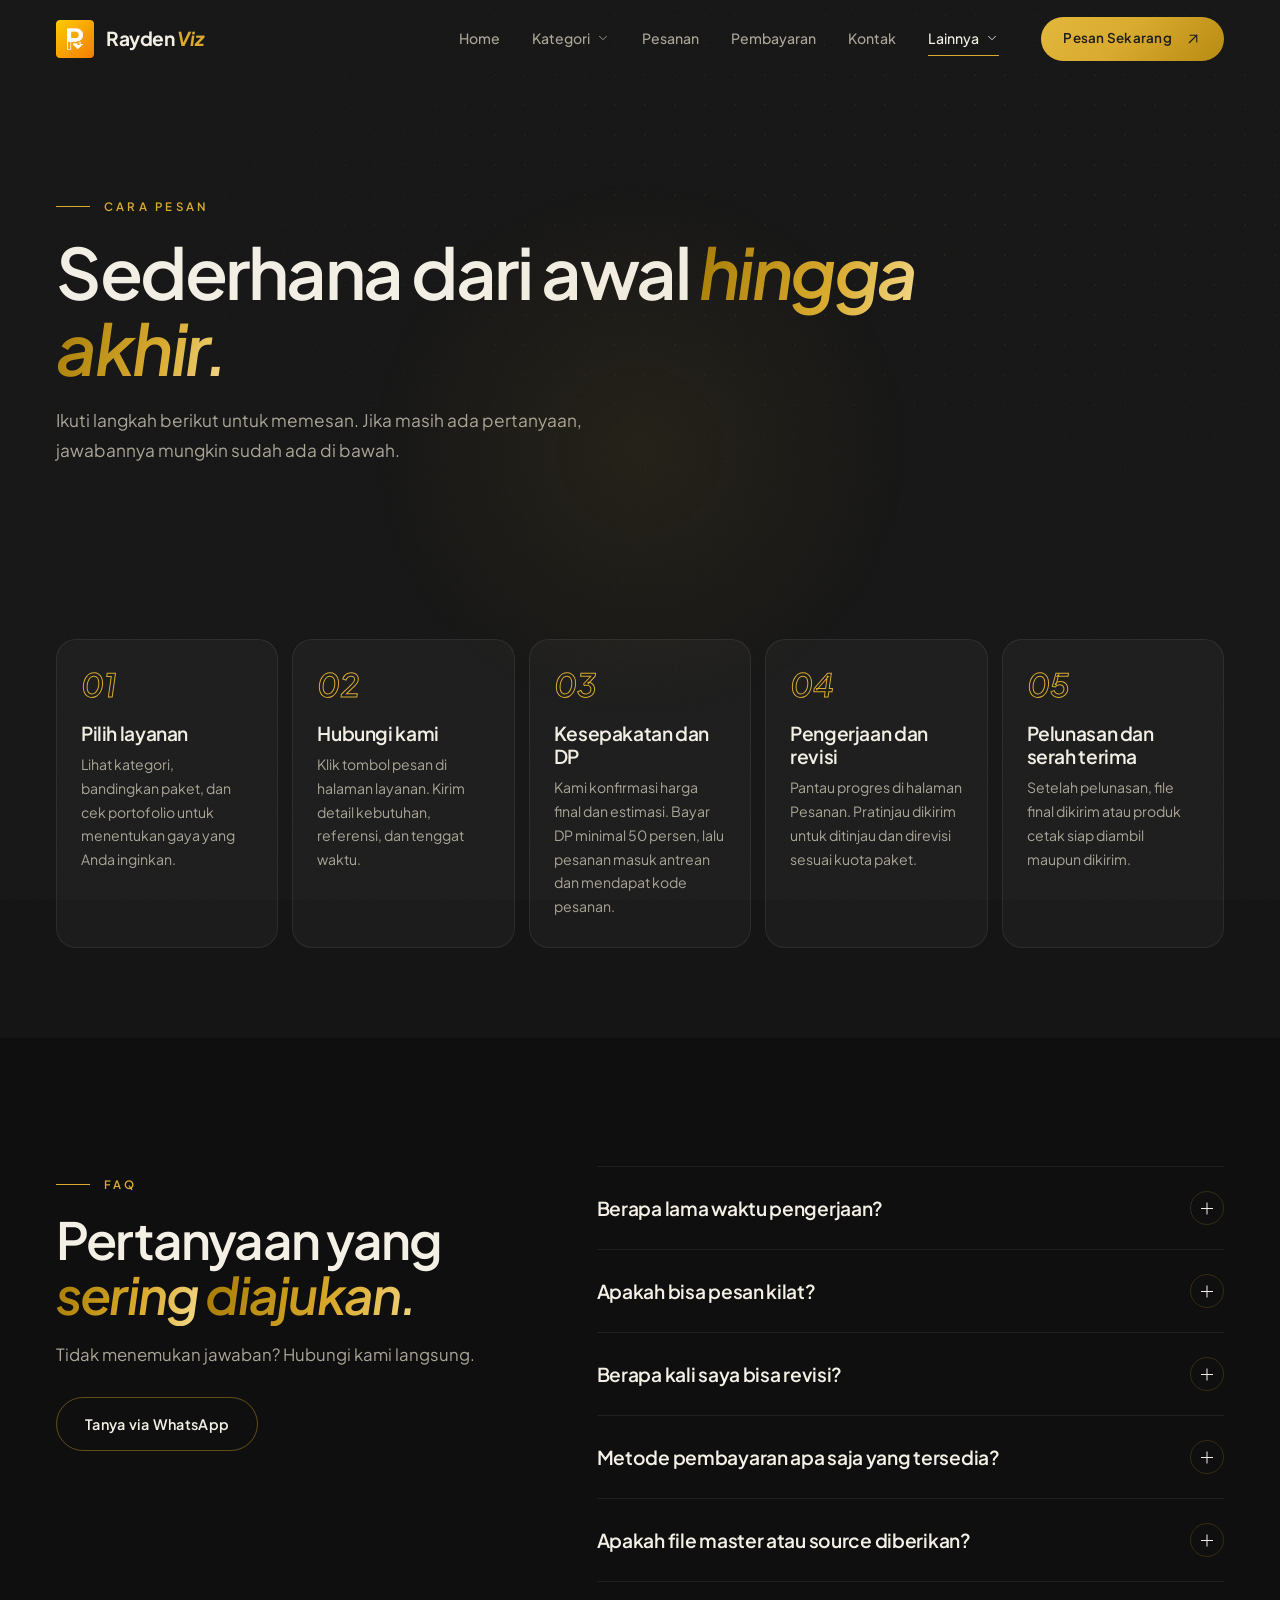
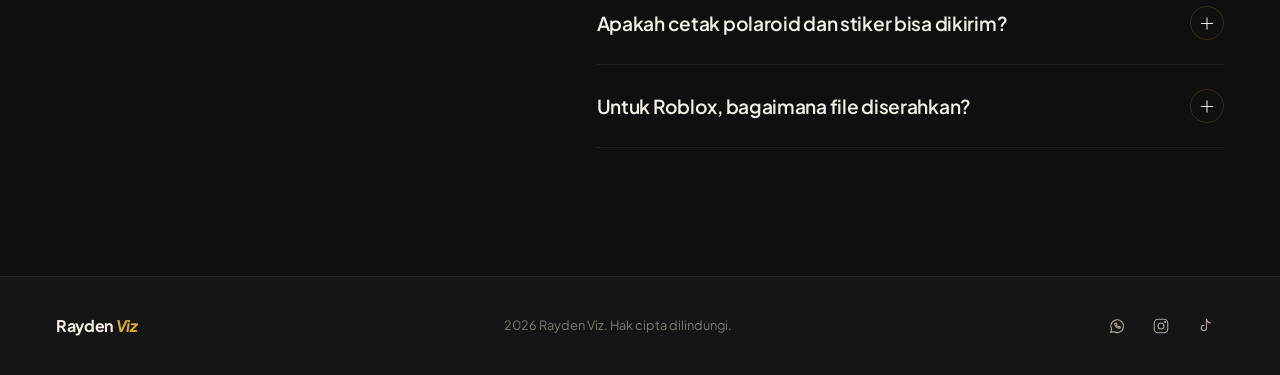
<file: cara-pesan/index.html>
<!DOCTYPE html>
<html lang="id" class="is-loading">
<head>
  <meta charset="UTF-8">
  <meta name="viewport" content="width=device-width, initial-scale=1">
  <base href="../">
  <title>Cara Pesan dan FAQ | Rayden Viz</title>
  <meta name="description" content="Alur pemesanan dan pertanyaan yang sering diajukan seputar layanan Rayden Viz.">
  <meta name="theme-color" content="#151515">
  <link rel="icon" href="assets/img/logo/favicon.svg" type="image/svg+xml">

  <link rel="preconnect" href="https://fonts.googleapis.com">
  <link rel="preconnect" href="https://fonts.gstatic.com" crossorigin>
  <link href="https://fonts.googleapis.com/css2?family=Plus+Jakarta+Sans:ital,wght@0,400;0,500;0,600;0,700;1,500;1,600&display=swap" rel="stylesheet">

  <link rel="stylesheet" href="assets/css/base.css">
  <link rel="stylesheet" href="assets/css/layout.css">
  <link rel="stylesheet" href="assets/css/components.css">
  <link rel="stylesheet" href="assets/css/animations.css">
  <link rel="stylesheet" href="assets/css/pages/info.css">
</head>
<body data-page="cara-pesan">

  <div id="site-header"></div>

  <main>
    <section class="page-hero">
      <canvas class="dot-field" aria-hidden="true"></canvas>
      <div class="container">
        <p class="eyebrow" data-reveal>Cara Pesan</p>
        <h1 data-split>Sederhana dari awal <em class="text-gold">hingga akhir.</em></h1>
        <p class="lead" data-reveal style="--d:250ms">Ikuti langkah berikut untuk memesan. Jika masih ada pertanyaan, jawabannya mungkin sudah ada di bawah.</p>
      </div>
    </section>

    <!-- Langkah pemesanan -->
    <section class="section-tight">
      <div class="container">
        <ol class="flow">
          <li class="flow-item" data-reveal>
            <span class="flow-num">01</span>
            <div><h3>Pilih layanan</h3><p>Lihat kategori, bandingkan paket, dan cek portofolio untuk menentukan gaya yang Anda inginkan.</p></div>
          </li>
          <li class="flow-item" data-reveal style="--d:80ms">
            <span class="flow-num">02</span>
            <div><h3>Hubungi kami</h3><p>Klik tombol pesan di halaman layanan. Kirim detail kebutuhan, referensi, dan tenggat waktu.</p></div>
          </li>
          <li class="flow-item" data-reveal style="--d:160ms">
            <span class="flow-num">03</span>
            <div><h3>Kesepakatan dan DP</h3><p>Kami konfirmasi harga final dan estimasi. Bayar DP minimal 50 persen, lalu pesanan masuk antrean dan mendapat kode pesanan.</p></div>
          </li>
          <li class="flow-item" data-reveal style="--d:240ms">
            <span class="flow-num">04</span>
            <div><h3>Pengerjaan dan revisi</h3><p>Pantau progres di halaman Pesanan. Pratinjau dikirim untuk ditinjau dan direvisi sesuai kuota paket.</p></div>
          </li>
          <li class="flow-item" data-reveal style="--d:320ms">
            <span class="flow-num">05</span>
            <div><h3>Pelunasan dan serah terima</h3><p>Setelah pelunasan, file final dikirim atau produk cetak siap diambil maupun dikirim.</p></div>
          </li>
        </ol>
      </div>
    </section>

    <!-- FAQ -->
    <section class="section section-alt">
      <div class="container faq-grid">
        <div>
          <p class="eyebrow" data-reveal>FAQ</p>
          <h2 class="section-title" data-split>Pertanyaan yang <em class="text-gold">sering diajukan.</em></h2>
          <p class="section-lead" data-reveal style="--d:200ms">Tidak menemukan jawaban? Hubungi kami langsung.</p>
          <a class="btn btn-line" data-link="wa" href="#" data-reveal style="--d:300ms; margin-top:28px">Tanya via WhatsApp</a>
        </div>

        <!-- Tambah pertanyaan baru dengan menyalin satu blok acc-item -->
        <div class="accordion" data-reveal>
          <div class="acc-item">
            <button class="acc-head" aria-expanded="false">Berapa lama waktu pengerjaan?<span class="acc-sign"></span></button>
            <div class="acc-body"><div class="acc-inner"><p>Tergantung layanan dan paket. Estimasi tercantum di setiap paket dan akan dikonfirmasi ulang saat konsultasi berdasarkan antrean yang sedang berjalan.</p></div></div>
          </div>
          <div class="acc-item">
            <button class="acc-head" aria-expanded="false">Apakah bisa pesan kilat?<span class="acc-sign"></span></button>
            <div class="acc-body"><div class="acc-inner"><p>Bisa, selama antrean memungkinkan. Pesanan kilat dikenakan biaya tambahan yang akan disampaikan saat konsultasi.</p></div></div>
          </div>
          <div class="acc-item">
            <button class="acc-head" aria-expanded="false">Berapa kali saya bisa revisi?<span class="acc-sign"></span></button>
            <div class="acc-body"><div class="acc-inner"><p>Jumlah revisi mengikuti paket yang dipilih. Revisi di luar kuota atau perubahan konsep besar akan dikenakan biaya tambahan.</p></div></div>
          </div>
          <div class="acc-item">
            <button class="acc-head" aria-expanded="false">Metode pembayaran apa saja yang tersedia?<span class="acc-sign"></span></button>
            <div class="acc-body"><div class="acc-inner"><p>QRIS, GoPay, DANA, transfer Bank BRI, serta pembayaran tunai melalui mitra kami. Detail lengkap ada di halaman Pembayaran.</p></div></div>
          </div>
          <div class="acc-item">
            <button class="acc-head" aria-expanded="false">Apakah file master atau source diberikan?<span class="acc-sign"></span></button>
            <div class="acc-body"><div class="acc-inner"><p>File master diberikan pada paket tertentu, misalnya paket Premium. Untuk paket lain dapat ditambahkan dengan biaya tambahan.</p></div></div>
          </div>
          <div class="acc-item">
            <button class="acc-head" aria-expanded="false">Apakah cetak polaroid dan stiker bisa dikirim?<span class="acc-sign"></span></button>
            <div class="acc-body"><div class="acc-inner"><p>Bisa dikirim melalui ekspedisi dengan ongkos kirim ditanggung pemesan, atau diambil langsung di lokasi mitra kami.</p></div></div>
          </div>
          <div class="acc-item">
            <button class="acc-head" aria-expanded="false">Untuk Roblox, bagaimana file diserahkan?<span class="acc-sign"></span></button>
            <div class="acc-body"><div class="acc-inner"><p>Hasil diserahkan dalam bentuk file place (.rbxl) atau model (.rbxm), atau langsung dipublikasikan ke game Anda dengan akses kolaborator.</p></div></div>
          </div>
        </div>
      </div>
    </section>
  </main>

  <div id="site-footer"></div>

  <script src="assets/js/config.js"></script>
  <script src="assets/js/data/list-layanan/desain-grafis.js"></script>
  <script src="assets/js/data/list-layanan/photo-editing.js"></script>
  <script src="assets/js/data/list-layanan/web-design.js"></script>
  <script src="assets/js/data/list-layanan/app-design.js"></script>
  <script src="assets/js/data/list-layanan/roblox.js"></script>
  <script src="assets/js/data/list-layanan/model-3d.js"></script>
  <script src="assets/js/data/list-layanan/polaroid.js"></script>
  <script src="assets/js/data/list-layanan/stiker.js"></script>
  <script src="assets/js/data/layanan.js"></script>
  <script src="assets/js/core/icons.js"></script>
  <script src="assets/js/core/utils.js"></script>
  <script src="assets/js/core/layout.js"></script>
  <script src="assets/js/core/animations.js"></script>
  <script src="assets/js/core/scene.js"></script>
  <script src="assets/js/pages/info.js"></script>
  <script src="assets/js/core/boot.js"></script>
</body>
</html>
</file>
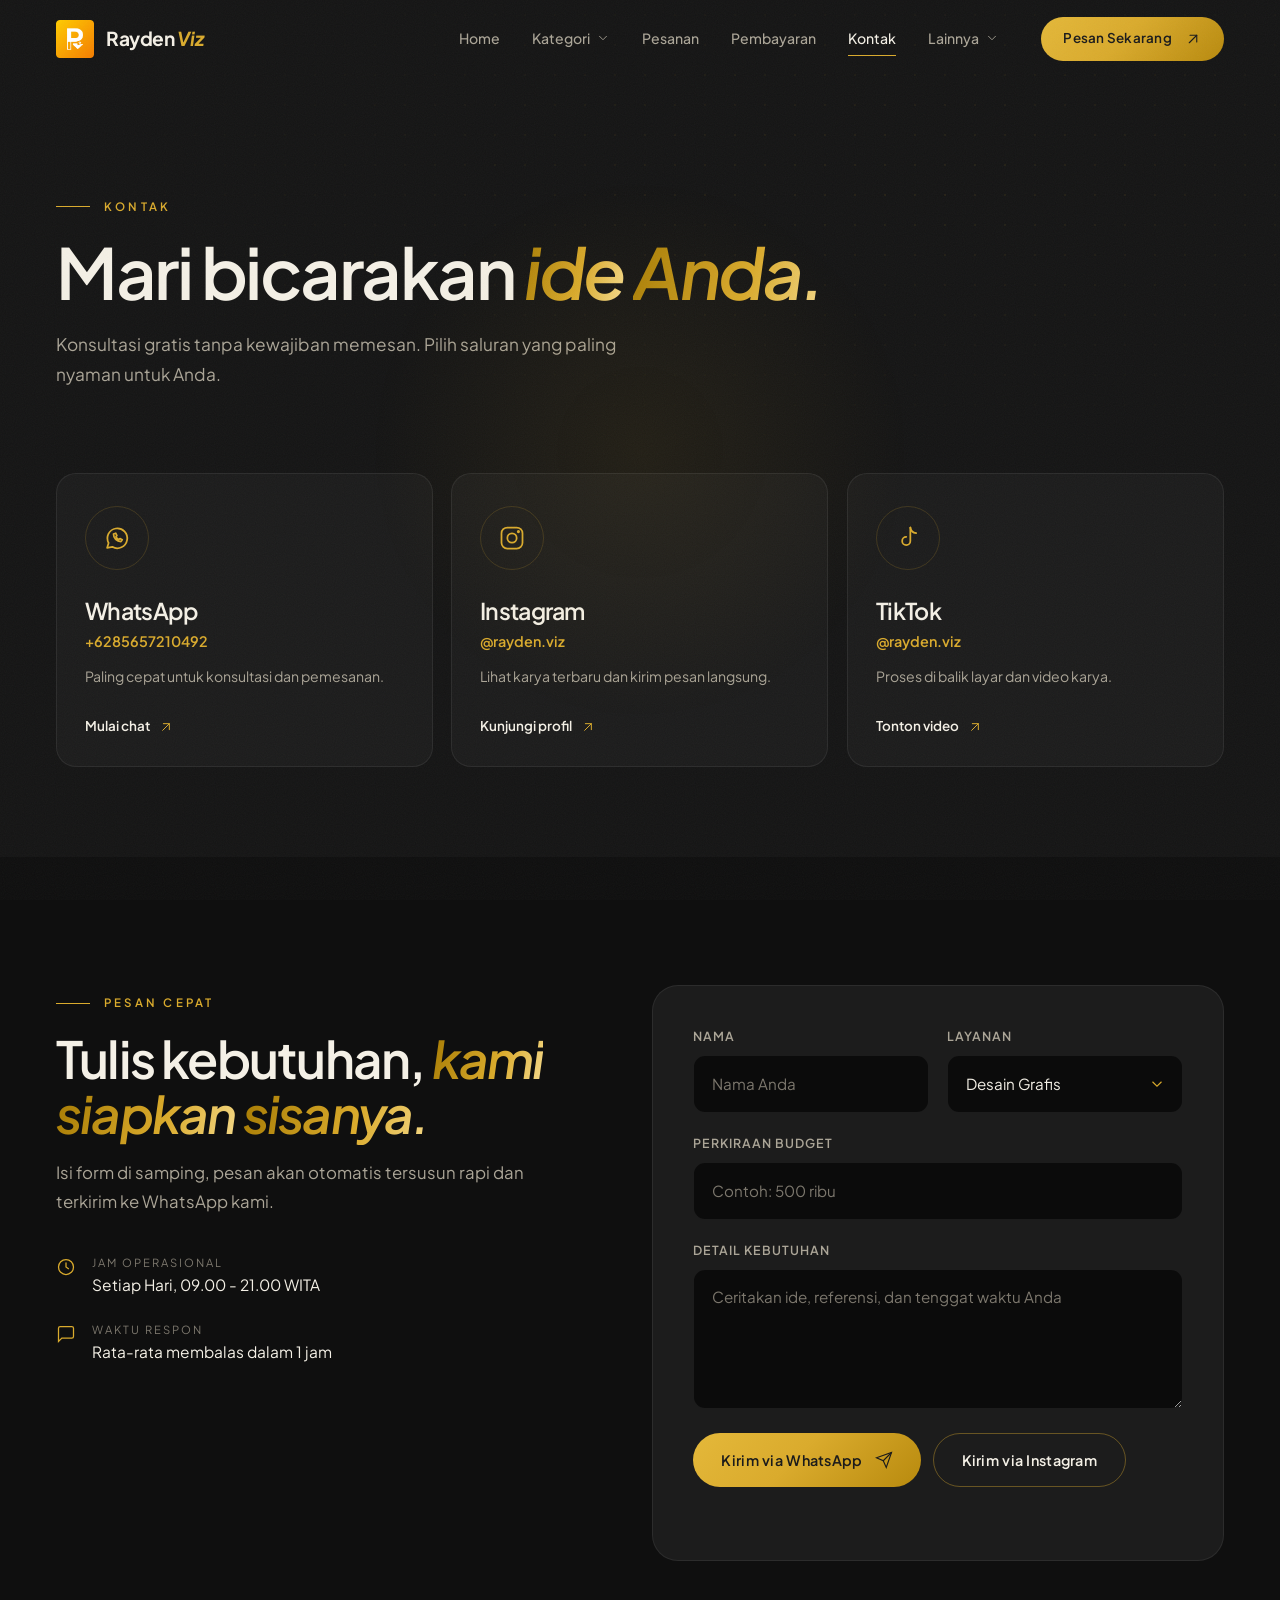
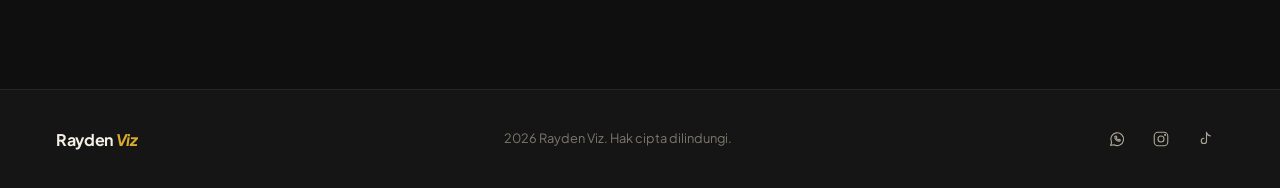
<file: kontak/index.html>
<!DOCTYPE html>
<html lang="id" class="is-loading">
<head>
  <meta charset="UTF-8">
  <meta name="viewport" content="width=device-width, initial-scale=1">
  <base href="../">
  <title>Kontak | Rayden Viz</title>
  <meta name="description" content="Hubungi Rayden Viz melalui WhatsApp, Instagram, atau TikTok.">
  <meta name="theme-color" content="#151515">
  <link rel="icon" href="assets/img/logo/favicon.svg" type="image/svg+xml">

  <link rel="preconnect" href="https://fonts.googleapis.com">
  <link rel="preconnect" href="https://fonts.gstatic.com" crossorigin>
  <link href="https://fonts.googleapis.com/css2?family=Plus+Jakarta+Sans:ital,wght@0,400;0,500;0,600;0,700;1,500;1,600&display=swap" rel="stylesheet">

  <link rel="stylesheet" href="assets/css/base.css">
  <link rel="stylesheet" href="assets/css/layout.css">
  <link rel="stylesheet" href="assets/css/components.css">
  <link rel="stylesheet" href="assets/css/animations.css">
  <link rel="stylesheet" href="assets/css/pages/kontak.css">
</head>
<body data-page="kontak">

  <div id="site-header"></div>

  <main>
    <section class="page-hero">
      <canvas class="dot-field" aria-hidden="true"></canvas>
      <div class="container">
        <p class="eyebrow" data-reveal>Kontak</p>
        <h1 data-split>Mari bicarakan <em class="text-gold">ide Anda.</em></h1>
        <p class="lead" data-reveal style="--d:250ms">Konsultasi gratis tanpa kewajiban memesan. Pilih saluran yang paling nyaman untuk Anda.</p>
      </div>
    </section>

    <!-- Kartu sosial media -->
    <section class="section-tight social-section">
      <div class="container social-grid">
        <a class="social-card" data-link="wa" href="#" data-reveal>
          <div class="social-inner" data-tilt="6">
            <span class="sheen"></span>
            <span class="social-icon"><svg class="icon" viewBox="0 0 24 24" fill="none" stroke="currentColor" stroke-width="1.5" stroke-linecap="round" stroke-linejoin="round"><path d="M3.5 20.5l1.3-4.2A8.5 8.5 0 1 1 8 19.6z"/><path d="M9 8.6c0 3.6 2.8 6.4 6.4 6.4l1.1-1.5-2-1-1 .8a4.6 4.6 0 0 1-2.4-2.4l.8-1-1-2z"/></svg></span>
            <span class="social-name">WhatsApp</span>
            <span class="social-handle" data-fill="wa"></span>
            <span class="social-desc">Paling cepat untuk konsultasi dan pemesanan.</span>
            <span class="social-go">Mulai chat <svg class="icon" viewBox="0 0 24 24" fill="none" stroke="currentColor" stroke-width="1.5" stroke-linecap="round"><path d="M7 17L17 7"/><path d="M8 7h9v9"/></svg></span>
          </div>
        </a>
        <a class="social-card" data-link="ig" href="#" data-reveal style="--d:100ms">
          <div class="social-inner" data-tilt="6">
            <span class="sheen"></span>
            <span class="social-icon"><svg class="icon" viewBox="0 0 24 24" fill="none" stroke="currentColor" stroke-width="1.5"><rect x="3" y="3" width="18" height="18" rx="5"/><circle cx="12" cy="12" r="4"/><circle cx="17.5" cy="6.5" r="0.6" fill="currentColor"/></svg></span>
            <span class="social-name">Instagram</span>
            <span class="social-handle" data-fill="ig"></span>
            <span class="social-desc">Lihat karya terbaru dan kirim pesan langsung.</span>
            <span class="social-go">Kunjungi profil <svg class="icon" viewBox="0 0 24 24" fill="none" stroke="currentColor" stroke-width="1.5" stroke-linecap="round"><path d="M7 17L17 7"/><path d="M8 7h9v9"/></svg></span>
          </div>
        </a>
        <a class="social-card" data-link="tt" href="#" data-reveal style="--d:200ms">
          <div class="social-inner" data-tilt="6">
            <span class="sheen"></span>
            <span class="social-icon"><svg class="icon" viewBox="0 0 24 24" fill="none" stroke="currentColor" stroke-width="1.5" stroke-linecap="round"><path d="M14 3v11.5a3.5 3.5 0 1 1-3.5-3.5"/><path d="M14 3c.4 2.6 2.4 4.6 5 4.9"/></svg></span>
            <span class="social-name">TikTok</span>
            <span class="social-handle" data-fill="tt"></span>
            <span class="social-desc">Proses di balik layar dan video karya.</span>
            <span class="social-go">Tonton video <svg class="icon" viewBox="0 0 24 24" fill="none" stroke="currentColor" stroke-width="1.5" stroke-linecap="round"><path d="M7 17L17 7"/><path d="M8 7h9v9"/></svg></span>
          </div>
        </a>
      </div>
    </section>

    <!-- Form pesan cepat -->
    <section class="section section-alt">
      <div class="container contact-grid">
        <div class="contact-side">
          <p class="eyebrow" data-reveal>Pesan Cepat</p>
          <h2 class="section-title" data-split>Tulis kebutuhan, <em class="text-gold">kami siapkan sisanya.</em></h2>
          <p class="section-lead" data-reveal style="--d:200ms">Isi form di samping, pesan akan otomatis tersusun rapi dan terkirim ke WhatsApp kami.</p>

          <ul class="contact-info" data-reveal style="--d:300ms">
            <li><svg class="icon" viewBox="0 0 24 24" fill="none" stroke="currentColor" stroke-width="1.5" stroke-linecap="round"><circle cx="12" cy="12" r="9"/><path d="M12 7v5l3 2"/></svg><div><small>Jam operasional</small><span data-fill="jam"></span></div></li>
            <li><svg class="icon" viewBox="0 0 24 24" fill="none" stroke="currentColor" stroke-width="1.5" stroke-linecap="round"><path d="M21 15a2 2 0 0 1-2 2H7l-4 4V5a2 2 0 0 1 2-2h14a2 2 0 0 1 2 2z"/></svg><div><small>Waktu respon</small><span data-fill="respon"></span></div></li>
          </ul>
        </div>

        <form class="contact-form" id="contactForm" data-reveal="right" novalidate>
          <div class="form-row">
            <div class="field">
              <label for="fNama">Nama</label>
              <input class="input" id="fNama" name="nama" placeholder="Nama Anda" required>
            </div>
            <div class="field">
              <label for="fLayanan">Layanan</label>
              <select class="input" id="fLayanan" name="layanan"></select>
            </div>
          </div>
          <div class="field">
            <label for="fBudget">Perkiraan budget</label>
            <input class="input" id="fBudget" name="budget" placeholder="Contoh: 500 ribu">
          </div>
          <div class="field">
            <label for="fPesan">Detail kebutuhan</label>
            <textarea class="input" id="fPesan" name="pesan" placeholder="Ceritakan ide, referensi, dan tenggat waktu Anda" required></textarea>
          </div>
          <div class="form-actions">
            <button class="btn btn-gold" type="submit" data-magnetic>Kirim via WhatsApp <svg class="icon icon-diag" viewBox="0 0 24 24" fill="none" stroke="currentColor" stroke-width="1.5" stroke-linecap="round"><path d="M22 2L11 13"/><path d="M22 2l-7 20-4-9-9-4 20-7z"/></svg></button>
            <button class="btn btn-line" type="button" id="sendIg">Kirim via Instagram</button>
          </div>
          <p class="form-error" id="formError" role="alert"></p>
        </form>
      </div>
    </section>
  </main>

  <div id="site-footer"></div>

  <script src="assets/js/config.js"></script>
  <script src="assets/js/data/list-layanan/desain-grafis.js"></script>
  <script src="assets/js/data/list-layanan/photo-editing.js"></script>
  <script src="assets/js/data/list-layanan/web-design.js"></script>
  <script src="assets/js/data/list-layanan/app-design.js"></script>
  <script src="assets/js/data/list-layanan/roblox.js"></script>
  <script src="assets/js/data/list-layanan/model-3d.js"></script>
  <script src="assets/js/data/list-layanan/polaroid.js"></script>
  <script src="assets/js/data/list-layanan/stiker.js"></script>
  <script src="assets/js/data/layanan.js"></script>
  <script src="assets/js/core/icons.js"></script>
  <script src="assets/js/core/utils.js"></script>
  <script src="assets/js/core/layout.js"></script>
  <script src="assets/js/core/animations.js"></script>
  <script src="assets/js/core/scene.js"></script>
  <script src="assets/js/pages/kontak.js"></script>
  <script src="assets/js/core/boot.js"></script>
</body>
</html>
</file>
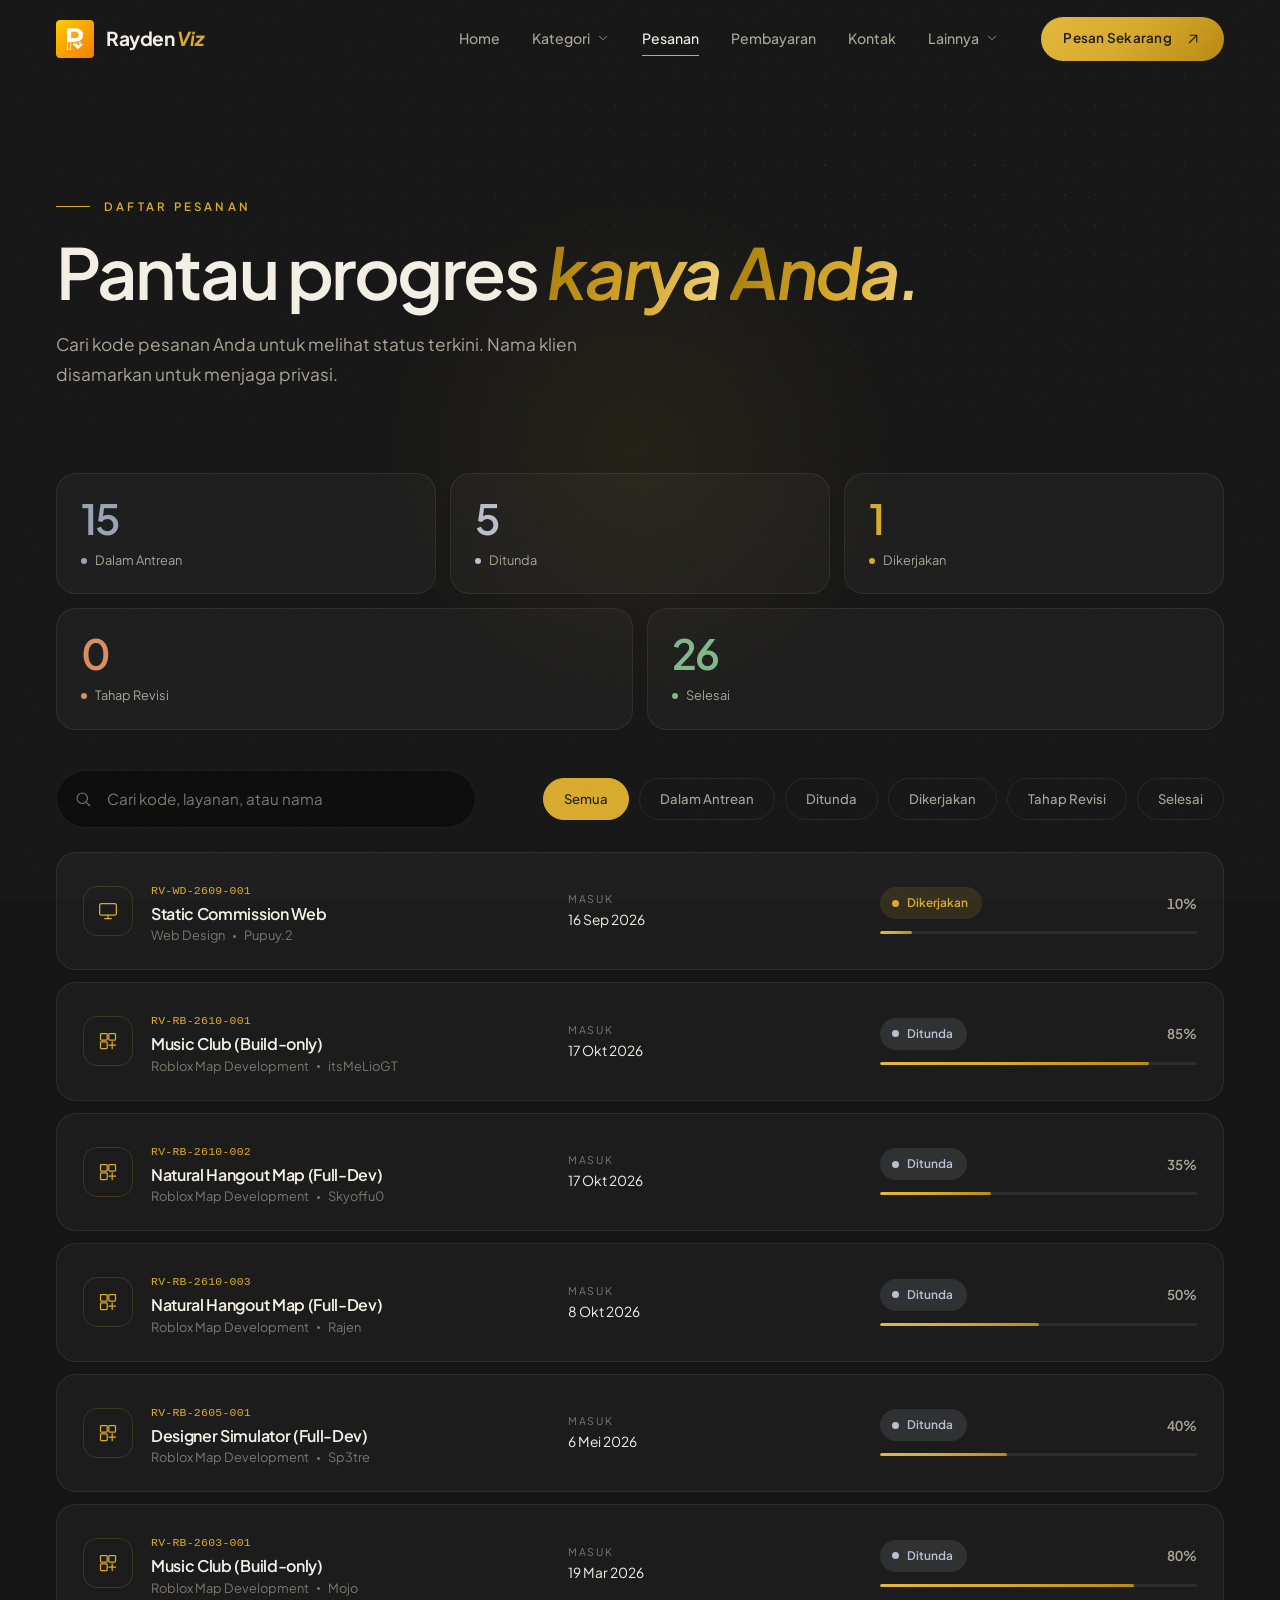
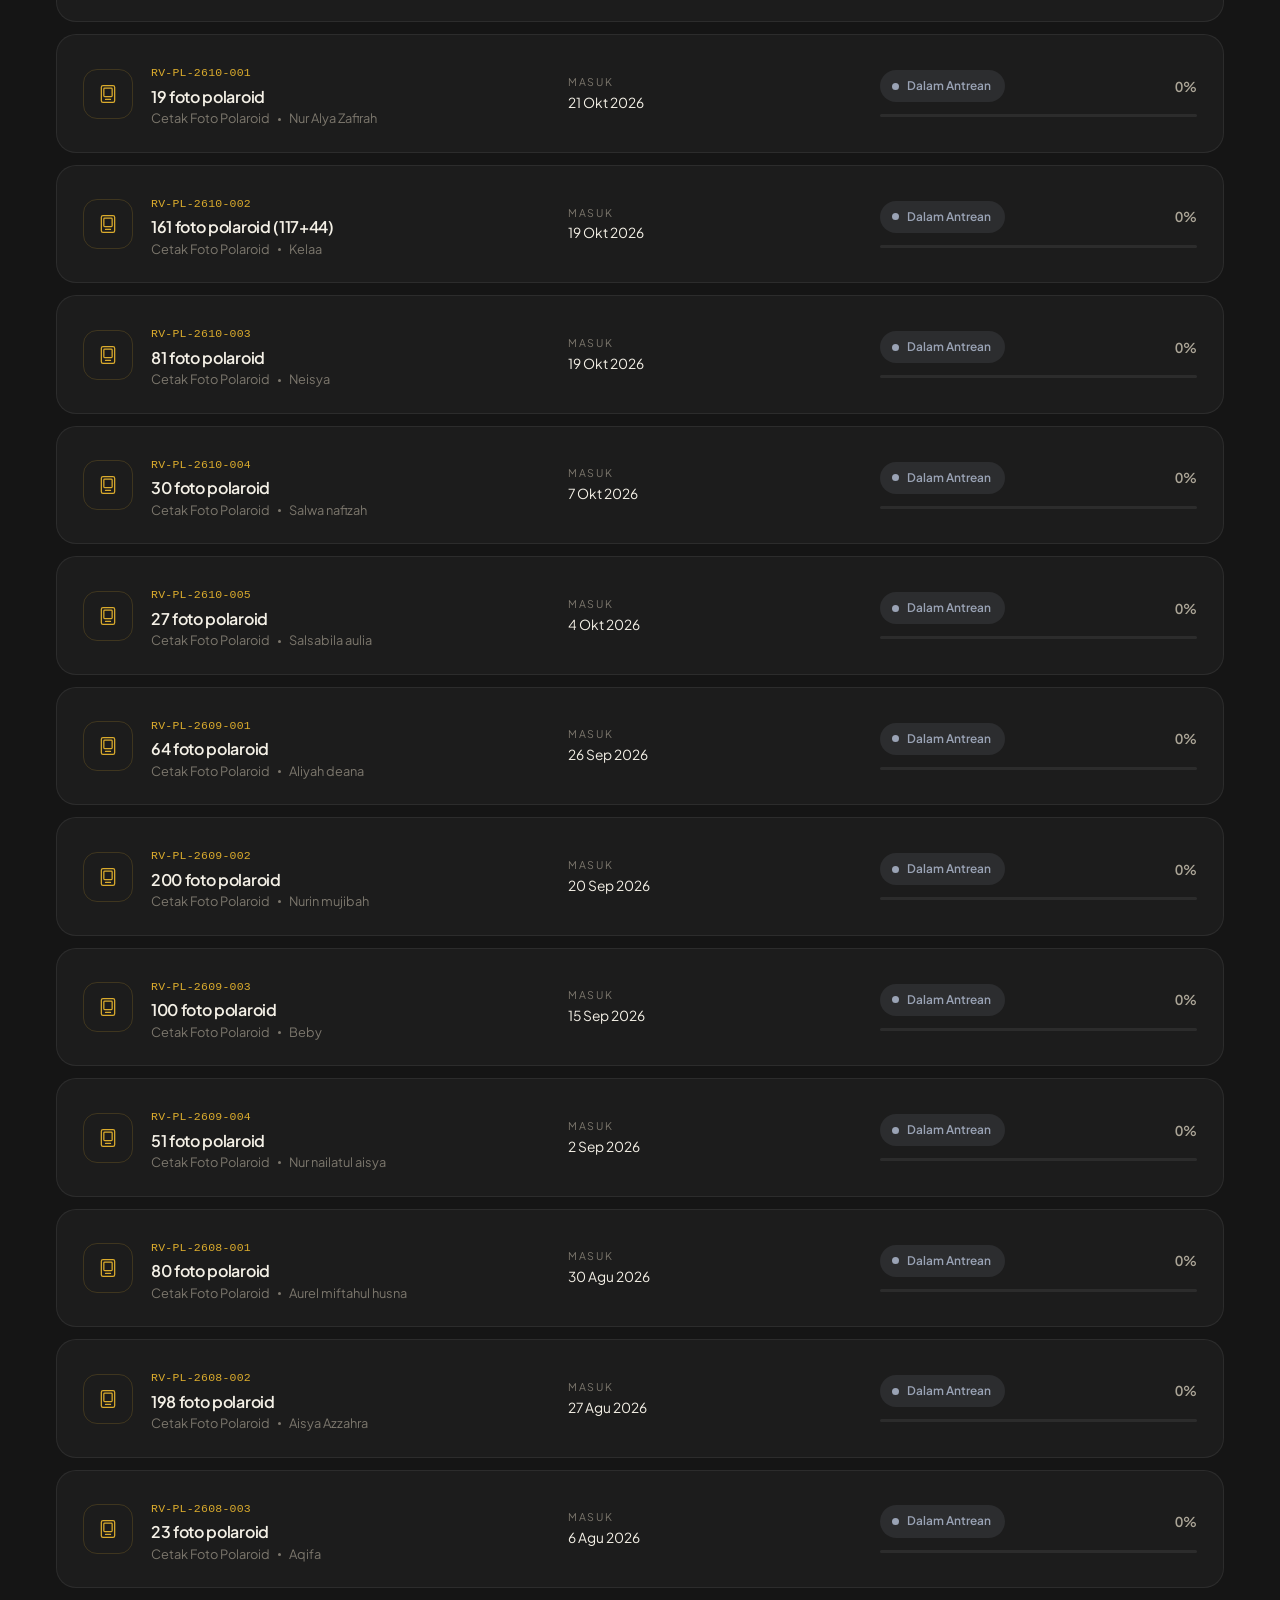
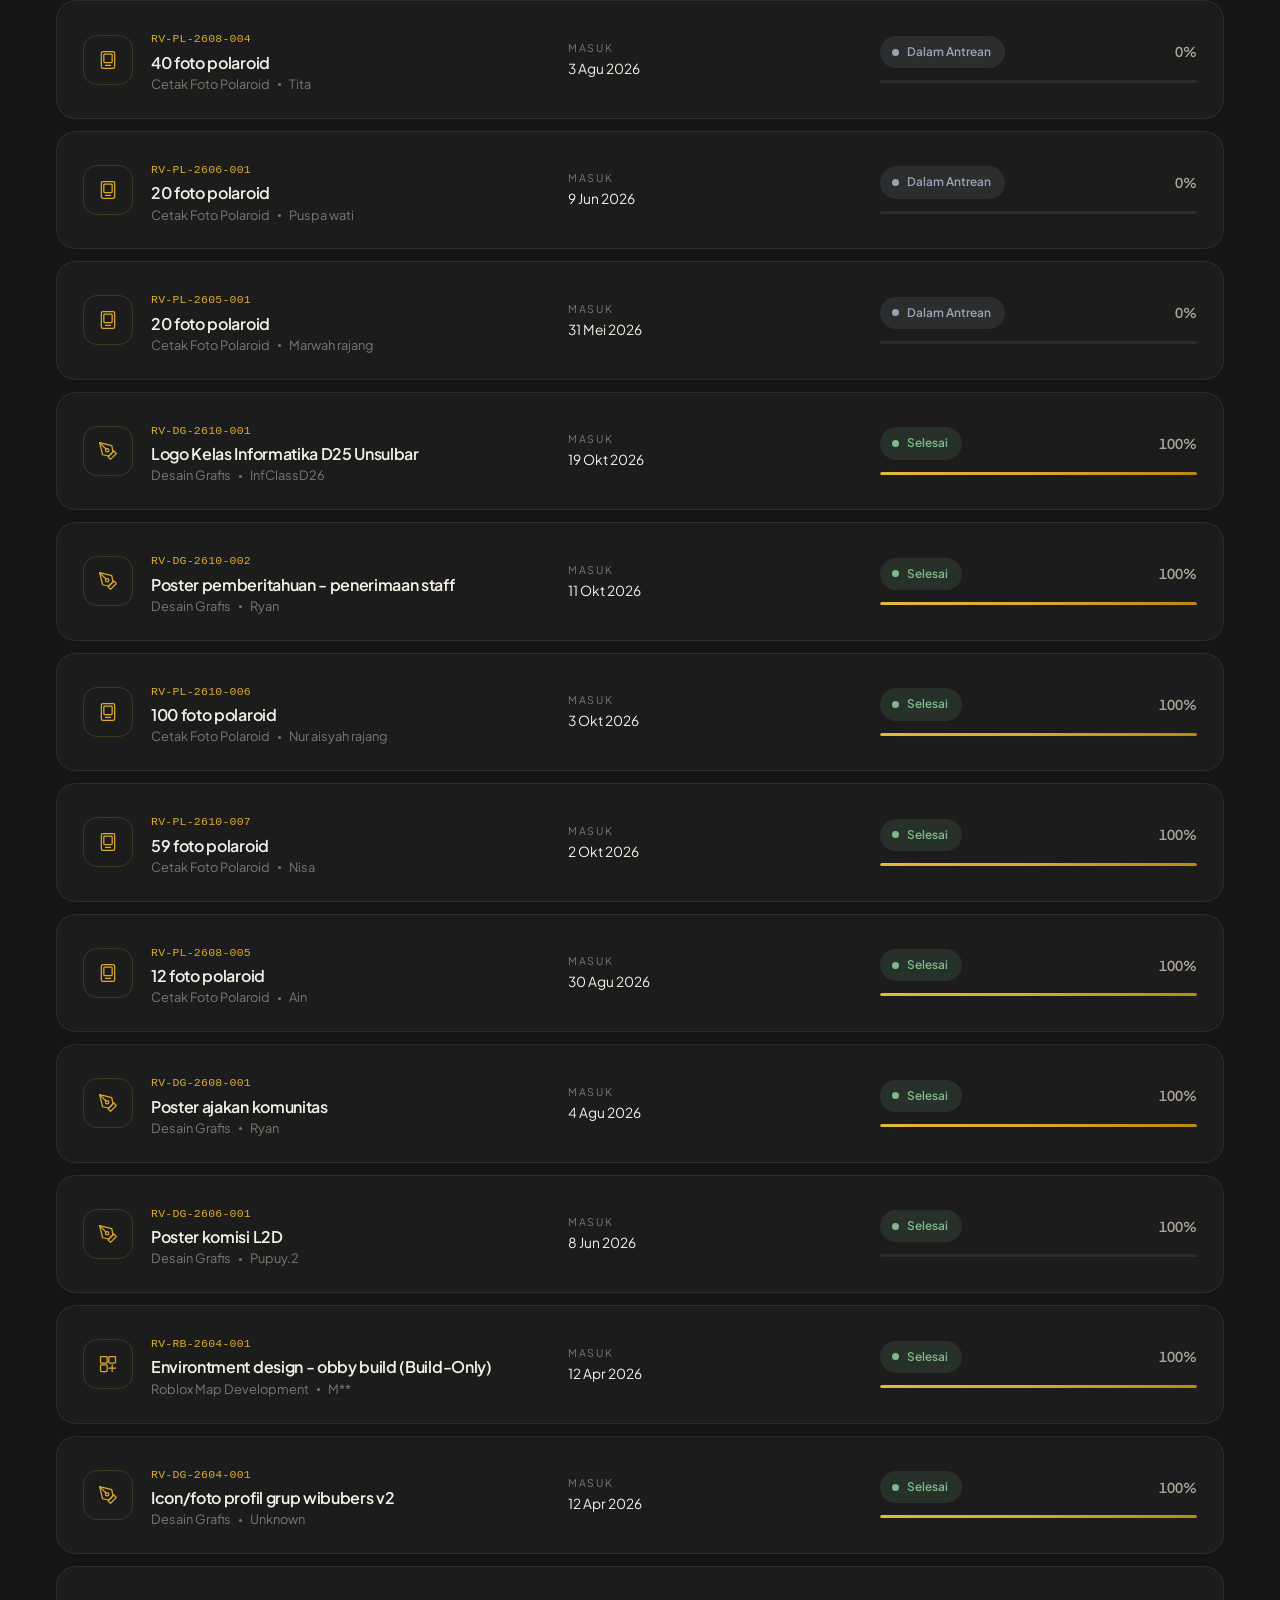
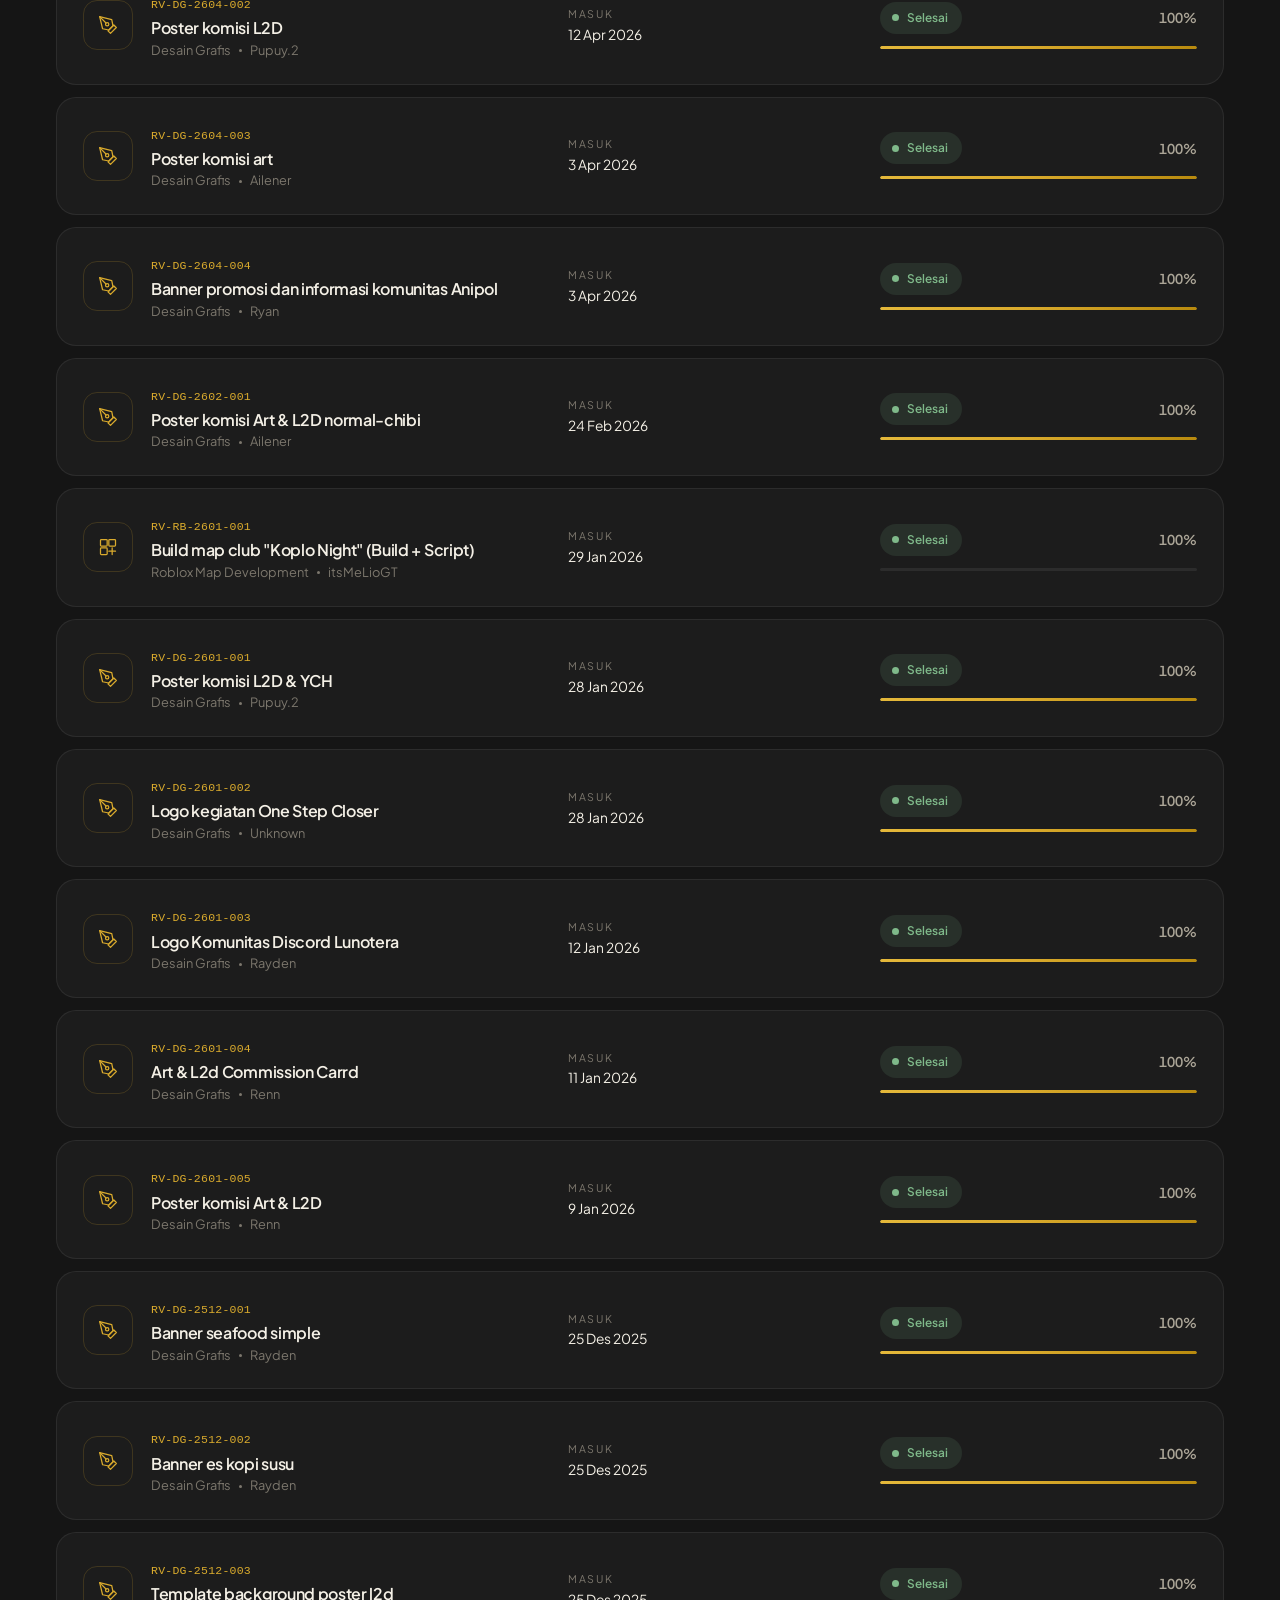
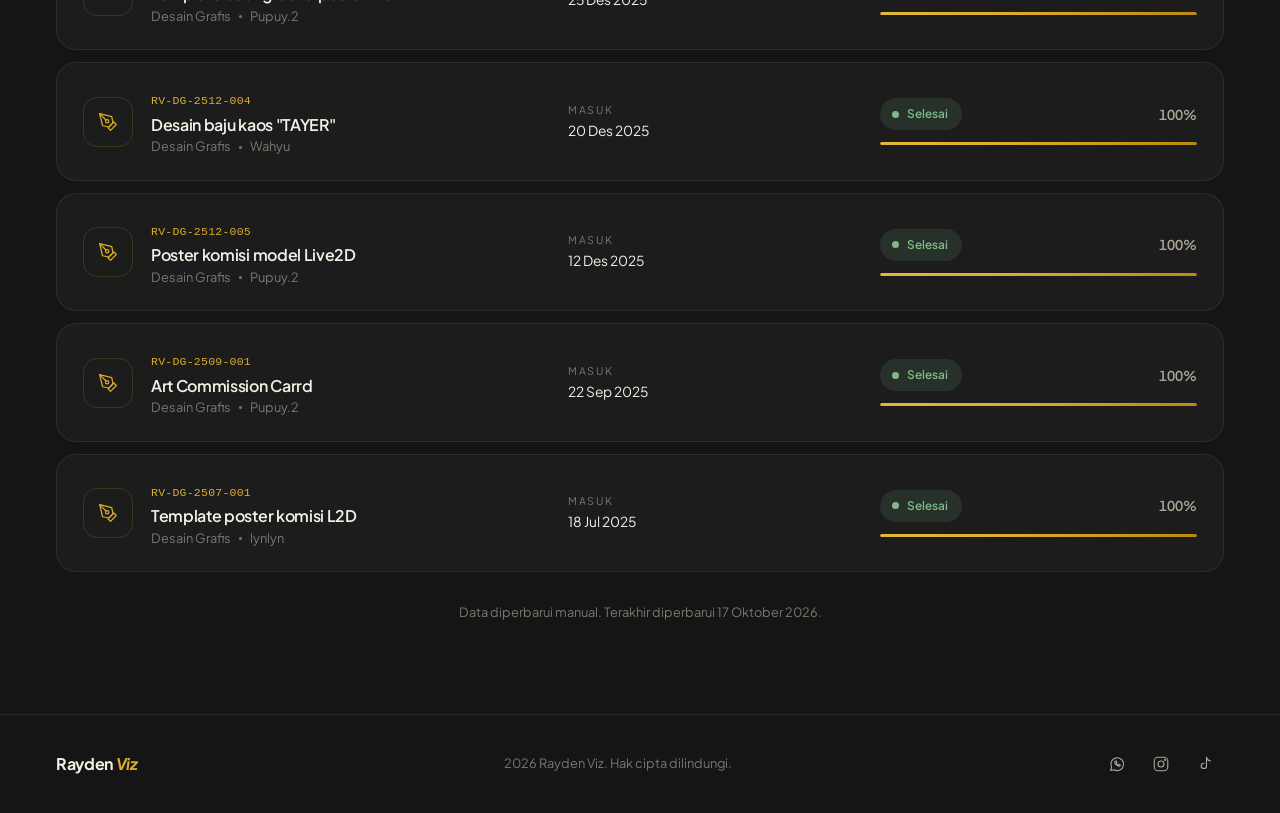
<file: pesanan/index.html>
<!DOCTYPE html>
<html lang="id" class="is-loading">
<head>
  <meta charset="UTF-8">
  <meta name="viewport" content="width=device-width, initial-scale=1">
  <base href="../">
  <title>Daftar Pesanan | Rayden Viz</title>
  <meta name="description" content="Pantau status pesanan yang sedang diproses oleh Rayden Viz.">
  <meta name="theme-color" content="#151515">
  <link rel="icon" href="assets/img/logo/favicon.svg" type="image/svg+xml">

  <link rel="preconnect" href="https://fonts.googleapis.com">
  <link rel="preconnect" href="https://fonts.gstatic.com" crossorigin>
  <link href="https://fonts.googleapis.com/css2?family=Plus+Jakarta+Sans:ital,wght@0,400;0,500;0,600;0,700;1,500;1,600&display=swap" rel="stylesheet">

  <link rel="stylesheet" href="assets/css/base.css">
  <link rel="stylesheet" href="assets/css/layout.css">
  <link rel="stylesheet" href="assets/css/components.css">
  <link rel="stylesheet" href="assets/css/animations.css">
  <link rel="stylesheet" href="assets/css/pages/pesanan.css">
</head>
<body data-page="pesanan">

  <div id="site-header"></div>

  <main>
    <section class="page-hero">
      <canvas class="dot-field" aria-hidden="true"></canvas>
      <div class="container">
        <p class="eyebrow" data-reveal>Daftar Pesanan</p>
        <h1 data-split>Pantau progres <em class="text-gold">karya Anda.</em></h1>
        <p class="lead" data-reveal style="--d:250ms">Cari kode pesanan Anda untuk melihat status terkini. Nama klien disamarkan untuk menjaga privasi.</p>
      </div>
    </section>

    <section class="section-tight orders-section">
      <div class="container">
        <!-- Ringkasan jumlah per status -->
        <div class="order-stats" id="orderStats"></div>

        <!-- Pencarian dan filter -->
        <div class="order-toolbar" data-reveal>
          <label class="search-box">
            <span class="sr-only">Cari pesanan</span>
            <svg class="icon" viewBox="0 0 24 24" fill="none" stroke="currentColor" stroke-width="1.5" stroke-linecap="round"><circle cx="11" cy="11" r="7"/><path d="M21 21l-4.3-4.3"/></svg>
            <input class="input" type="search" id="orderSearch" placeholder="Cari kode, layanan, atau nama">
          </label>
          <div class="chips" id="orderFilter"></div>
        </div>

        <!-- Daftar pesanan diisi oleh pesanan.js -->
        <div class="order-list" id="orderList"></div>

        <p class="order-updated" data-reveal>Data diperbarui manual. Terakhir diperbarui <span id="orderUpdated"></span>.</p>
      </div>
    </section>
  </main>

  <div id="site-footer"></div>

  <script src="assets/js/config.js"></script>
  <script src="assets/js/data/list-layanan/desain-grafis.js"></script>
  <script src="assets/js/data/list-layanan/photo-editing.js"></script>
  <script src="assets/js/data/list-layanan/web-design.js"></script>
  <script src="assets/js/data/list-layanan/app-design.js"></script>
  <script src="assets/js/data/list-layanan/roblox.js"></script>
  <script src="assets/js/data/list-layanan/model-3d.js"></script>
  <script src="assets/js/data/list-layanan/polaroid.js"></script>
  <script src="assets/js/data/list-layanan/stiker.js"></script>
  <script src="assets/js/data/layanan.js"></script>
  <script src="assets/js/data/status-pesanan.js"></script>
  <script src="assets/js/data/list-status/antre.js"></script>
  <script src="assets/js/data/list-status/ditunda.js"></script>
  <script src="assets/js/data/list-status/proses.js"></script>
  <script src="assets/js/data/list-status/revisi.js"></script>
  <script src="assets/js/data/list-status/selesai.js"></script>
  <script src="assets/js/data/index.js"></script>
  <script src="assets/js/core/icons.js"></script>
  <script src="assets/js/core/utils.js"></script>
  <script src="assets/js/core/layout.js"></script>
  <script src="assets/js/core/animations.js"></script>
  <script src="assets/js/core/scene.js"></script>
  <script src="assets/js/pages/pesanan.js"></script>
  <script src="assets/js/core/boot.js"></script>
</body>
</html>
</file>
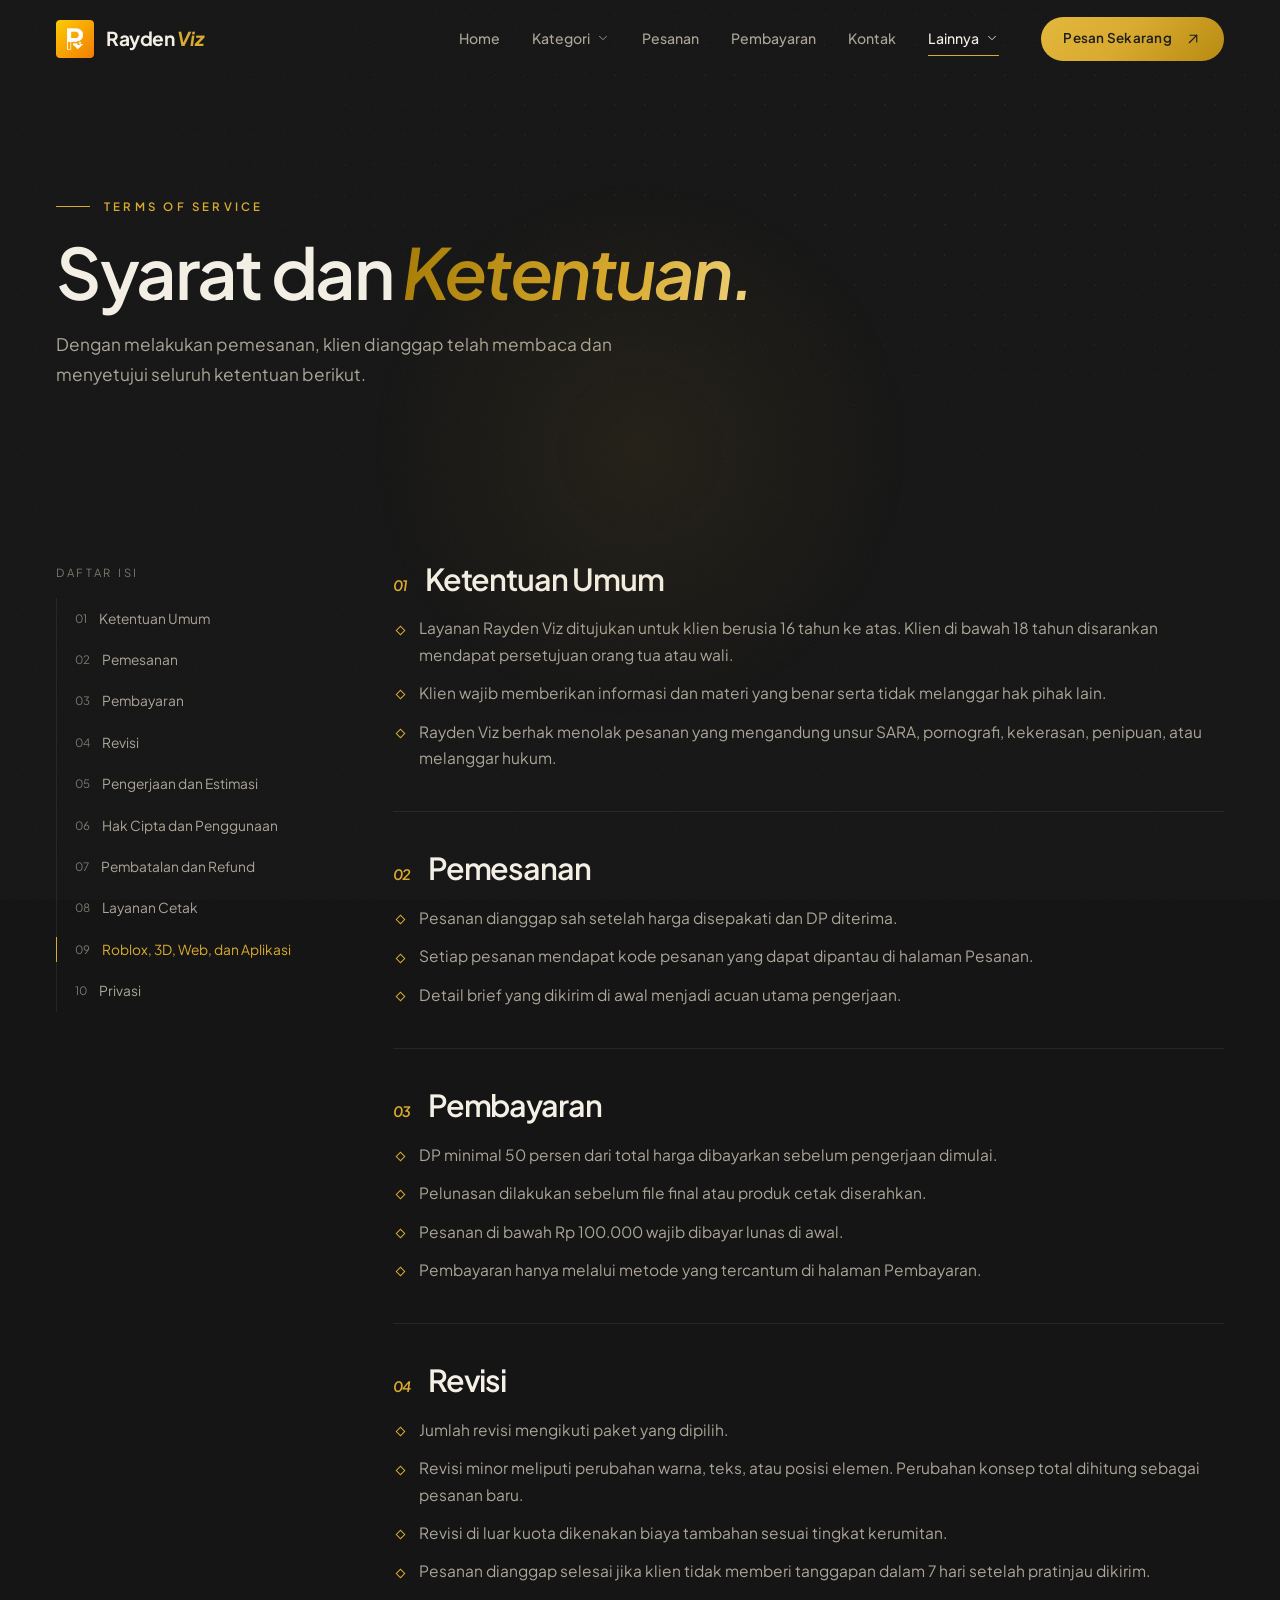
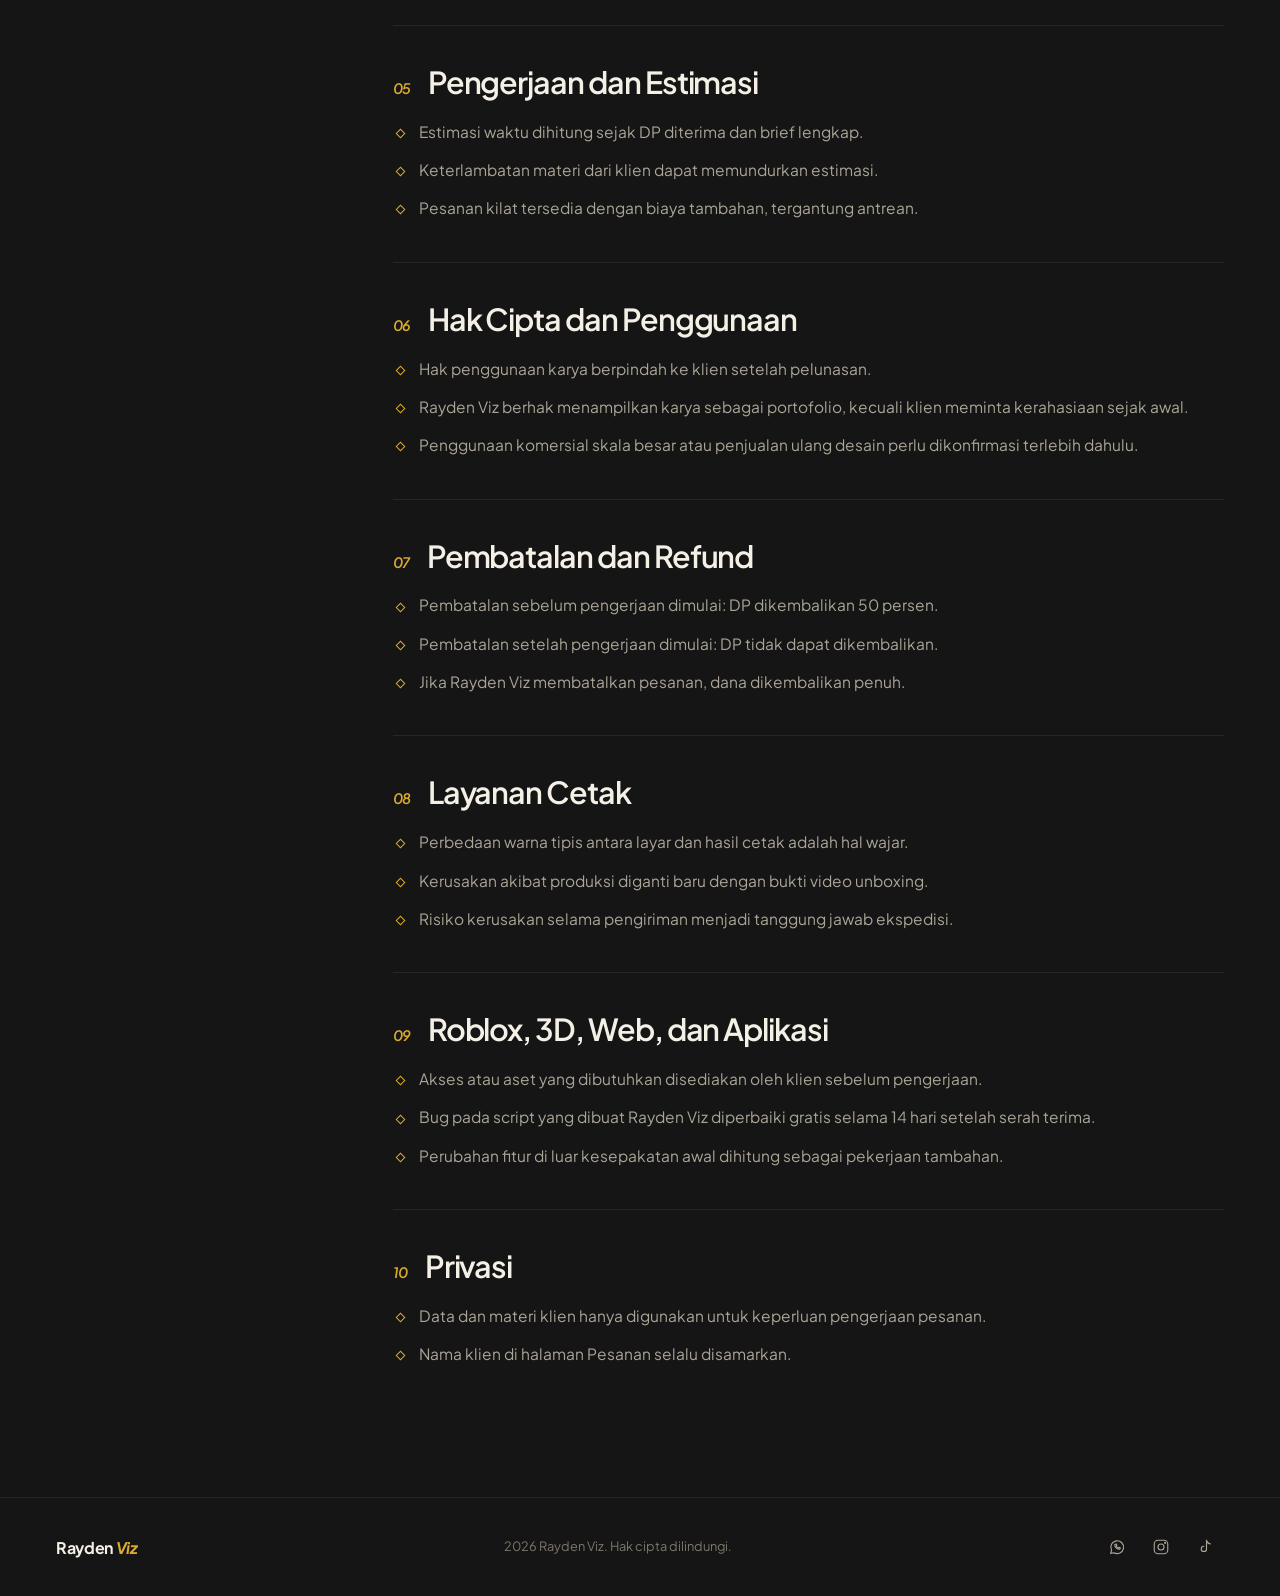
<file: tos/index.html>
<!DOCTYPE html>
<html lang="id" class="is-loading">
<head>
  <meta charset="UTF-8">
  <meta name="viewport" content="width=device-width, initial-scale=1">
  <base href="../">
  <title>Syarat dan Ketentuan | Rayden Viz</title>
  <meta name="description" content="Syarat dan ketentuan layanan Rayden Viz.">
  <meta name="theme-color" content="#151515">
  <link rel="icon" href="assets/img/logo/favicon.svg" type="image/svg+xml">

  <link rel="preconnect" href="https://fonts.googleapis.com">
  <link rel="preconnect" href="https://fonts.gstatic.com" crossorigin>
  <link href="https://fonts.googleapis.com/css2?family=Plus+Jakarta+Sans:ital,wght@0,400;0,500;0,600;0,700;1,500;1,600&display=swap" rel="stylesheet">

  <link rel="stylesheet" href="assets/css/base.css">
  <link rel="stylesheet" href="assets/css/layout.css">
  <link rel="stylesheet" href="assets/css/components.css">
  <link rel="stylesheet" href="assets/css/animations.css">
  <link rel="stylesheet" href="assets/css/pages/info.css">
</head>
<body data-page="tos">

  <div id="site-header"></div>

  <main>
    <section class="page-hero">
      <canvas class="dot-field" aria-hidden="true"></canvas>
      <div class="container">
        <p class="eyebrow" data-reveal>Terms of Service</p>
        <h1 data-split>Syarat dan <em class="text-gold">Ketentuan.</em></h1>
        <p class="lead" data-reveal style="--d:250ms">Dengan melakukan pemesanan, klien dianggap telah membaca dan menyetujui seluruh ketentuan berikut.</p>
      </div>
    </section>

    <section class="section-tight">
      <div class="container tos">
        <!-- Daftar isi (otomatis aktif saat discroll) -->
        <aside class="tos-toc" data-reveal>
          <span class="tos-toc-title">Daftar isi</span>
          <nav id="tocNav"></nav>
        </aside>

        <!-- Isi ketentuan. Ubah teks sesuai kebutuhan. -->
        <div class="tos-content">
          <article class="tos-block" id="umum" data-reveal>
            <h2><span>01</span>Ketentuan Umum</h2>
            <ul>
              <li>Layanan Rayden Viz ditujukan untuk klien berusia 16 tahun ke atas. Klien di bawah 18 tahun disarankan mendapat persetujuan orang tua atau wali.</li>
              <li>Klien wajib memberikan informasi dan materi yang benar serta tidak melanggar hak pihak lain.</li>
              <li>Rayden Viz berhak menolak pesanan yang mengandung unsur SARA, pornografi, kekerasan, penipuan, atau melanggar hukum.</li>
            </ul>
          </article>

          <article class="tos-block" id="pemesanan" data-reveal>
            <h2><span>02</span>Pemesanan</h2>
            <ul>
              <li>Pesanan dianggap sah setelah harga disepakati dan DP diterima.</li>
              <li>Setiap pesanan mendapat kode pesanan yang dapat dipantau di halaman Pesanan.</li>
              <li>Detail brief yang dikirim di awal menjadi acuan utama pengerjaan.</li>
            </ul>
          </article>

          <article class="tos-block" id="pembayaran" data-reveal>
            <h2><span>03</span>Pembayaran</h2>
            <ul>
              <li>DP minimal 50 persen dari total harga dibayarkan sebelum pengerjaan dimulai.</li>
              <li>Pelunasan dilakukan sebelum file final atau produk cetak diserahkan.</li>
              <li>Pesanan di bawah Rp 100.000 wajib dibayar lunas di awal.</li>
              <li>Pembayaran hanya melalui metode yang tercantum di halaman Pembayaran.</li>
            </ul>
          </article>

          <article class="tos-block" id="revisi" data-reveal>
            <h2><span>04</span>Revisi</h2>
            <ul>
              <li>Jumlah revisi mengikuti paket yang dipilih.</li>
              <li>Revisi minor meliputi perubahan warna, teks, atau posisi elemen. Perubahan konsep total dihitung sebagai pesanan baru.</li>
              <li>Revisi di luar kuota dikenakan biaya tambahan sesuai tingkat kerumitan.</li>
              <li>Pesanan dianggap selesai jika klien tidak memberi tanggapan dalam 7 hari setelah pratinjau dikirim.</li>
            </ul>
          </article>

          <article class="tos-block" id="pengerjaan" data-reveal>
            <h2><span>05</span>Pengerjaan dan Estimasi</h2>
            <ul>
              <li>Estimasi waktu dihitung sejak DP diterima dan brief lengkap.</li>
              <li>Keterlambatan materi dari klien dapat memundurkan estimasi.</li>
              <li>Pesanan kilat tersedia dengan biaya tambahan, tergantung antrean.</li>
            </ul>
          </article>

          <article class="tos-block" id="hak-cipta" data-reveal>
            <h2><span>06</span>Hak Cipta dan Penggunaan</h2>
            <ul>
              <li>Hak penggunaan karya berpindah ke klien setelah pelunasan.</li>
              <li>Rayden Viz berhak menampilkan karya sebagai portofolio, kecuali klien meminta kerahasiaan sejak awal.</li>
              <li>Penggunaan komersial skala besar atau penjualan ulang desain perlu dikonfirmasi terlebih dahulu.</li>
            </ul>
          </article>

          <article class="tos-block" id="pembatalan" data-reveal>
            <h2><span>07</span>Pembatalan dan Refund</h2>
            <ul>
              <li>Pembatalan sebelum pengerjaan dimulai: DP dikembalikan 50 persen.</li>
              <li>Pembatalan setelah pengerjaan dimulai: DP tidak dapat dikembalikan.</li>
              <li>Jika Rayden Viz membatalkan pesanan, dana dikembalikan penuh.</li>
            </ul>
          </article>

          <article class="tos-block" id="cetak" data-reveal>
            <h2><span>08</span>Layanan Cetak</h2>
            <ul>
              <li>Perbedaan warna tipis antara layar dan hasil cetak adalah hal wajar.</li>
              <li>Kerusakan akibat produksi diganti baru dengan bukti video unboxing.</li>
              <li>Risiko kerusakan selama pengiriman menjadi tanggung jawab ekspedisi.</li>
            </ul>
          </article>

          <article class="tos-block" id="digital" data-reveal>
            <h2><span>09</span>Roblox, 3D, Web, dan Aplikasi</h2>
            <ul>
              <li>Akses atau aset yang dibutuhkan disediakan oleh klien sebelum pengerjaan.</li>
              <li>Bug pada script yang dibuat Rayden Viz diperbaiki gratis selama 14 hari setelah serah terima.</li>
              <li>Perubahan fitur di luar kesepakatan awal dihitung sebagai pekerjaan tambahan.</li>
            </ul>
          </article>

          <article class="tos-block" id="privasi" data-reveal>
            <h2><span>10</span>Privasi</h2>
            <ul>
              <li>Data dan materi klien hanya digunakan untuk keperluan pengerjaan pesanan.</li>
              <li>Nama klien di halaman Pesanan selalu disamarkan.</li>
            </ul>
          </article>
        </div>
      </div>
    </section>
  </main>

  <div id="site-footer"></div>

  <script src="assets/js/config.js"></script>
  <script src="assets/js/data/list-layanan/desain-grafis.js"></script>
  <script src="assets/js/data/list-layanan/photo-editing.js"></script>
  <script src="assets/js/data/list-layanan/web-design.js"></script>
  <script src="assets/js/data/list-layanan/app-design.js"></script>
  <script src="assets/js/data/list-layanan/roblox.js"></script>
  <script src="assets/js/data/list-layanan/model-3d.js"></script>
  <script src="assets/js/data/list-layanan/polaroid.js"></script>
  <script src="assets/js/data/list-layanan/stiker.js"></script>
  <script src="assets/js/data/layanan.js"></script>
  <script src="assets/js/core/icons.js"></script>
  <script src="assets/js/core/utils.js"></script>
  <script src="assets/js/core/layout.js"></script>
  <script src="assets/js/core/animations.js"></script>
  <script src="assets/js/core/scene.js"></script>
  <script src="assets/js/pages/info.js"></script>
  <script src="assets/js/core/boot.js"></script>
</body>
</html>
</file>
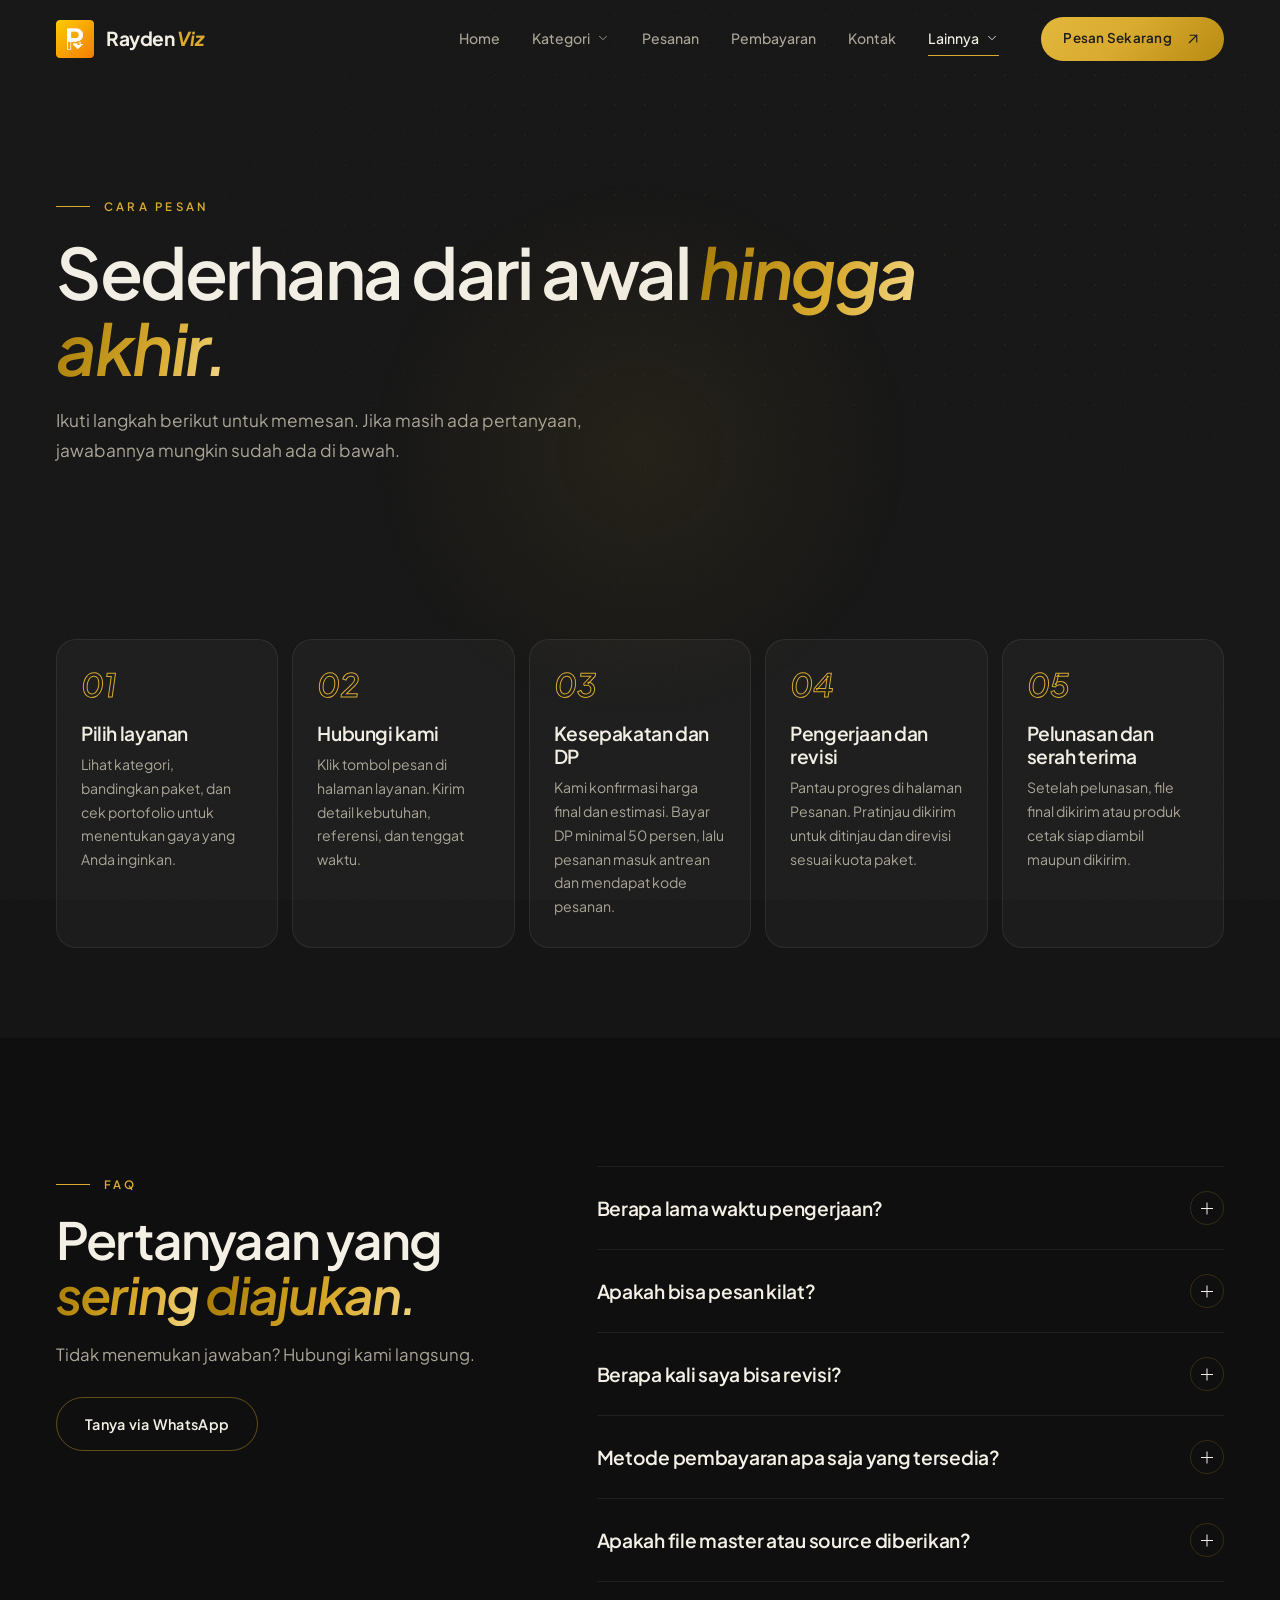
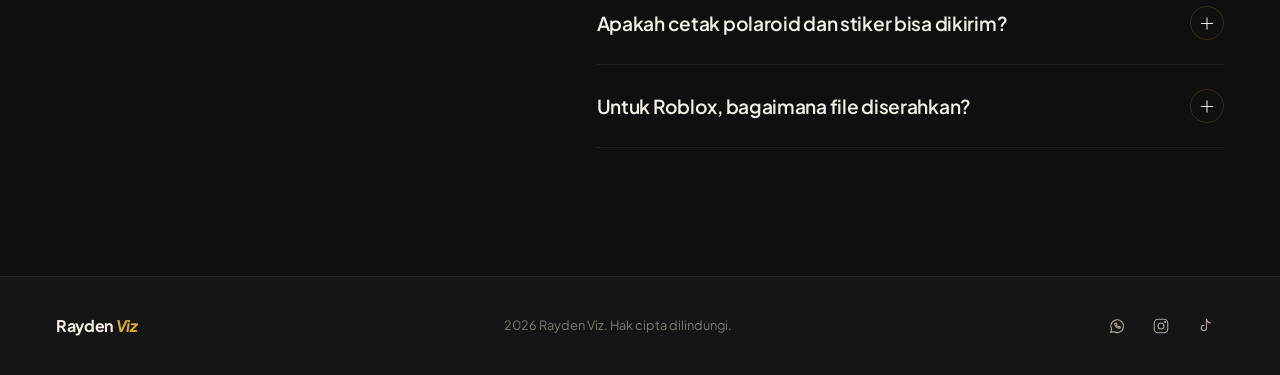
<file: cara-pesan.html>
<!DOCTYPE html>
<html lang="id" class="is-loading">
<head>
  <meta charset="UTF-8">
  <meta name="viewport" content="width=device-width, initial-scale=1">
  <title>Cara Pesan dan FAQ | Rayden Viz</title>
  <meta name="description" content="Alur pemesanan dan pertanyaan yang sering diajukan seputar layanan Rayden Viz.">
  <meta name="theme-color" content="#151515">
  <link rel="icon" href="assets/img/logo/favicon.svg" type="image/svg+xml">

  <link rel="preconnect" href="https://fonts.googleapis.com">
  <link rel="preconnect" href="https://fonts.gstatic.com" crossorigin>
  <link href="https://fonts.googleapis.com/css2?family=Plus+Jakarta+Sans:ital,wght@0,400;0,500;0,600;0,700;1,500;1,600&display=swap" rel="stylesheet">

  <link rel="stylesheet" href="assets/css/base.css">
  <link rel="stylesheet" href="assets/css/layout.css">
  <link rel="stylesheet" href="assets/css/components.css">
  <link rel="stylesheet" href="assets/css/animations.css">
  <link rel="stylesheet" href="assets/css/pages/info.css">
</head>
<body data-page="cara-pesan">

  <div id="site-header"></div>

  <main>
    <section class="page-hero">
      <canvas class="dot-field" aria-hidden="true"></canvas>
      <div class="container">
        <p class="eyebrow" data-reveal>Cara Pesan</p>
        <h1 data-split>Sederhana dari awal <em class="text-gold">hingga akhir.</em></h1>
        <p class="lead" data-reveal style="--d:250ms">Ikuti langkah berikut untuk memesan. Jika masih ada pertanyaan, jawabannya mungkin sudah ada di bawah.</p>
      </div>
    </section>

    <!-- Langkah pemesanan -->
    <section class="section-tight">
      <div class="container">
        <ol class="flow">
          <li class="flow-item" data-reveal>
            <span class="flow-num">01</span>
            <div><h3>Pilih layanan</h3><p>Lihat kategori, bandingkan paket, dan cek portofolio untuk menentukan gaya yang Anda inginkan.</p></div>
          </li>
          <li class="flow-item" data-reveal style="--d:80ms">
            <span class="flow-num">02</span>
            <div><h3>Hubungi kami</h3><p>Klik tombol pesan di halaman layanan. Kirim detail kebutuhan, referensi, dan tenggat waktu.</p></div>
          </li>
          <li class="flow-item" data-reveal style="--d:160ms">
            <span class="flow-num">03</span>
            <div><h3>Kesepakatan dan DP</h3><p>Kami konfirmasi harga final dan estimasi. Bayar DP minimal 50 persen, lalu pesanan masuk antrean dan mendapat kode pesanan.</p></div>
          </li>
          <li class="flow-item" data-reveal style="--d:240ms">
            <span class="flow-num">04</span>
            <div><h3>Pengerjaan dan revisi</h3><p>Pantau progres di halaman Pesanan. Pratinjau dikirim untuk ditinjau dan direvisi sesuai kuota paket.</p></div>
          </li>
          <li class="flow-item" data-reveal style="--d:320ms">
            <span class="flow-num">05</span>
            <div><h3>Pelunasan dan serah terima</h3><p>Setelah pelunasan, file final dikirim atau produk cetak siap diambil maupun dikirim.</p></div>
          </li>
        </ol>
      </div>
    </section>

    <!-- FAQ -->
    <section class="section section-alt">
      <div class="container faq-grid">
        <div>
          <p class="eyebrow" data-reveal>FAQ</p>
          <h2 class="section-title" data-split>Pertanyaan yang <em class="text-gold">sering diajukan.</em></h2>
          <p class="section-lead" data-reveal style="--d:200ms">Tidak menemukan jawaban? Hubungi kami langsung.</p>
          <a class="btn btn-line" data-link="wa" href="#" data-reveal style="--d:300ms; margin-top:28px">Tanya via WhatsApp</a>
        </div>

        <!-- Tambah pertanyaan baru dengan menyalin satu blok acc-item -->
        <div class="accordion" data-reveal>
          <div class="acc-item">
            <button class="acc-head" aria-expanded="false">Berapa lama waktu pengerjaan?<span class="acc-sign"></span></button>
            <div class="acc-body"><div class="acc-inner"><p>Tergantung layanan dan paket. Estimasi tercantum di setiap paket dan akan dikonfirmasi ulang saat konsultasi berdasarkan antrean yang sedang berjalan.</p></div></div>
          </div>
          <div class="acc-item">
            <button class="acc-head" aria-expanded="false">Apakah bisa pesan kilat?<span class="acc-sign"></span></button>
            <div class="acc-body"><div class="acc-inner"><p>Bisa, selama antrean memungkinkan. Pesanan kilat dikenakan biaya tambahan yang akan disampaikan saat konsultasi.</p></div></div>
          </div>
          <div class="acc-item">
            <button class="acc-head" aria-expanded="false">Berapa kali saya bisa revisi?<span class="acc-sign"></span></button>
            <div class="acc-body"><div class="acc-inner"><p>Jumlah revisi mengikuti paket yang dipilih. Revisi di luar kuota atau perubahan konsep besar akan dikenakan biaya tambahan.</p></div></div>
          </div>
          <div class="acc-item">
            <button class="acc-head" aria-expanded="false">Metode pembayaran apa saja yang tersedia?<span class="acc-sign"></span></button>
            <div class="acc-body"><div class="acc-inner"><p>QRIS, GoPay, DANA, transfer Bank BRI, serta pembayaran tunai melalui mitra kami. Detail lengkap ada di halaman Pembayaran.</p></div></div>
          </div>
          <div class="acc-item">
            <button class="acc-head" aria-expanded="false">Apakah file master atau source diberikan?<span class="acc-sign"></span></button>
            <div class="acc-body"><div class="acc-inner"><p>File master diberikan pada paket tertentu, misalnya paket Premium. Untuk paket lain dapat ditambahkan dengan biaya tambahan.</p></div></div>
          </div>
          <div class="acc-item">
            <button class="acc-head" aria-expanded="false">Apakah cetak polaroid dan stiker bisa dikirim?<span class="acc-sign"></span></button>
            <div class="acc-body"><div class="acc-inner"><p>Bisa dikirim melalui ekspedisi dengan ongkos kirim ditanggung pemesan, atau diambil langsung di lokasi mitra kami.</p></div></div>
          </div>
          <div class="acc-item">
            <button class="acc-head" aria-expanded="false">Untuk Roblox, bagaimana file diserahkan?<span class="acc-sign"></span></button>
            <div class="acc-body"><div class="acc-inner"><p>Hasil diserahkan dalam bentuk file place (.rbxl) atau model (.rbxm), atau langsung dipublikasikan ke game Anda dengan akses kolaborator.</p></div></div>
          </div>
        </div>
      </div>
    </section>
  </main>

  <div id="site-footer"></div>

  <script src="assets/js/config.js"></script>
  <script src="assets/js/data/list-layanan/desain-grafis.js"></script>
  <script src="assets/js/data/list-layanan/photo-editing.js"></script>
  <script src="assets/js/data/list-layanan/web-design.js"></script>
  <script src="assets/js/data/list-layanan/app-design.js"></script>
  <script src="assets/js/data/list-layanan/roblox.js"></script>
  <script src="assets/js/data/list-layanan/model-3d.js"></script>
  <script src="assets/js/data/list-layanan/polaroid.js"></script>
  <script src="assets/js/data/list-layanan/stiker.js"></script>
  <script src="assets/js/data/layanan.js"></script>
  <script src="assets/js/core/icons.js"></script>
  <script src="assets/js/core/utils.js"></script>
  <script src="assets/js/core/layout.js"></script>
  <script src="assets/js/core/animations.js"></script>
  <script src="assets/js/core/scene.js"></script>
  <script src="assets/js/pages/info.js"></script>
  <script src="assets/js/core/boot.js"></script>
</body>
</html>
</file>
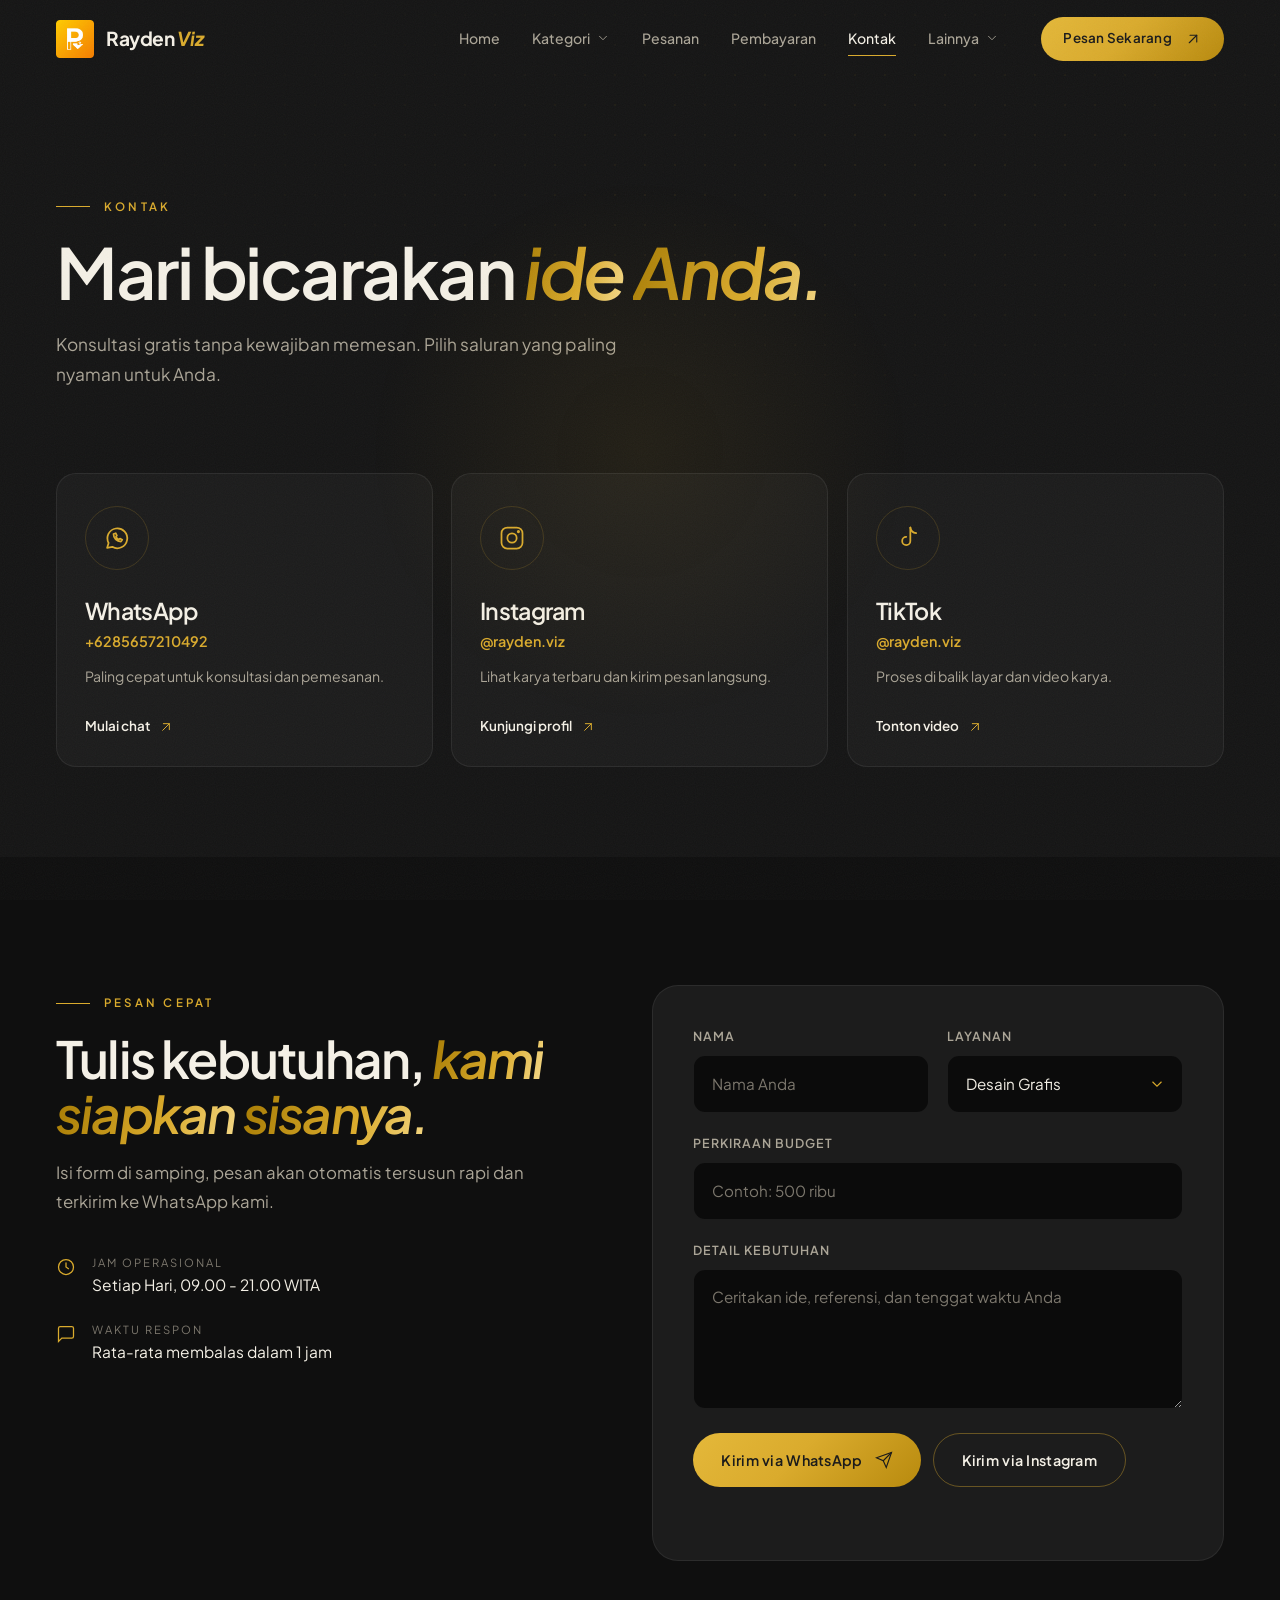
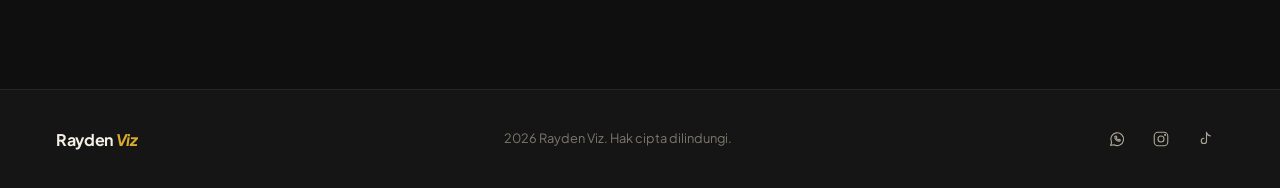
<file: kontak.html>
<!DOCTYPE html>
<html lang="id" class="is-loading">
<head>
  <meta charset="UTF-8">
  <meta name="viewport" content="width=device-width, initial-scale=1">
  <title>Kontak | Rayden Viz</title>
  <meta name="description" content="Hubungi Rayden Viz melalui WhatsApp, Instagram, atau TikTok.">
  <meta name="theme-color" content="#151515">
  <link rel="icon" href="assets/img/logo/favicon.svg" type="image/svg+xml">

  <link rel="preconnect" href="https://fonts.googleapis.com">
  <link rel="preconnect" href="https://fonts.gstatic.com" crossorigin>
  <link href="https://fonts.googleapis.com/css2?family=Plus+Jakarta+Sans:ital,wght@0,400;0,500;0,600;0,700;1,500;1,600&display=swap" rel="stylesheet">

  <link rel="stylesheet" href="assets/css/base.css">
  <link rel="stylesheet" href="assets/css/layout.css">
  <link rel="stylesheet" href="assets/css/components.css">
  <link rel="stylesheet" href="assets/css/animations.css">
  <link rel="stylesheet" href="assets/css/pages/kontak.css">
</head>
<body data-page="kontak">

  <div id="site-header"></div>

  <main>
    <section class="page-hero">
      <canvas class="dot-field" aria-hidden="true"></canvas>
      <div class="container">
        <p class="eyebrow" data-reveal>Kontak</p>
        <h1 data-split>Mari bicarakan <em class="text-gold">ide Anda.</em></h1>
        <p class="lead" data-reveal style="--d:250ms">Konsultasi gratis tanpa kewajiban memesan. Pilih saluran yang paling nyaman untuk Anda.</p>
      </div>
    </section>

    <!-- Kartu sosial media -->
    <section class="section-tight social-section">
      <div class="container social-grid">
        <a class="social-card" data-link="wa" href="#" data-reveal>
          <div class="social-inner" data-tilt="6">
            <span class="sheen"></span>
            <span class="social-icon"><svg class="icon" viewBox="0 0 24 24" fill="none" stroke="currentColor" stroke-width="1.5" stroke-linecap="round" stroke-linejoin="round"><path d="M3.5 20.5l1.3-4.2A8.5 8.5 0 1 1 8 19.6z"/><path d="M9 8.6c0 3.6 2.8 6.4 6.4 6.4l1.1-1.5-2-1-1 .8a4.6 4.6 0 0 1-2.4-2.4l.8-1-1-2z"/></svg></span>
            <span class="social-name">WhatsApp</span>
            <span class="social-handle" data-fill="wa"></span>
            <span class="social-desc">Paling cepat untuk konsultasi dan pemesanan.</span>
            <span class="social-go">Mulai chat <svg class="icon" viewBox="0 0 24 24" fill="none" stroke="currentColor" stroke-width="1.5" stroke-linecap="round"><path d="M7 17L17 7"/><path d="M8 7h9v9"/></svg></span>
          </div>
        </a>
        <a class="social-card" data-link="ig" href="#" data-reveal style="--d:100ms">
          <div class="social-inner" data-tilt="6">
            <span class="sheen"></span>
            <span class="social-icon"><svg class="icon" viewBox="0 0 24 24" fill="none" stroke="currentColor" stroke-width="1.5"><rect x="3" y="3" width="18" height="18" rx="5"/><circle cx="12" cy="12" r="4"/><circle cx="17.5" cy="6.5" r="0.6" fill="currentColor"/></svg></span>
            <span class="social-name">Instagram</span>
            <span class="social-handle" data-fill="ig"></span>
            <span class="social-desc">Lihat karya terbaru dan kirim pesan langsung.</span>
            <span class="social-go">Kunjungi profil <svg class="icon" viewBox="0 0 24 24" fill="none" stroke="currentColor" stroke-width="1.5" stroke-linecap="round"><path d="M7 17L17 7"/><path d="M8 7h9v9"/></svg></span>
          </div>
        </a>
        <a class="social-card" data-link="tt" href="#" data-reveal style="--d:200ms">
          <div class="social-inner" data-tilt="6">
            <span class="sheen"></span>
            <span class="social-icon"><svg class="icon" viewBox="0 0 24 24" fill="none" stroke="currentColor" stroke-width="1.5" stroke-linecap="round"><path d="M14 3v11.5a3.5 3.5 0 1 1-3.5-3.5"/><path d="M14 3c.4 2.6 2.4 4.6 5 4.9"/></svg></span>
            <span class="social-name">TikTok</span>
            <span class="social-handle" data-fill="tt"></span>
            <span class="social-desc">Proses di balik layar dan video karya.</span>
            <span class="social-go">Tonton video <svg class="icon" viewBox="0 0 24 24" fill="none" stroke="currentColor" stroke-width="1.5" stroke-linecap="round"><path d="M7 17L17 7"/><path d="M8 7h9v9"/></svg></span>
          </div>
        </a>
      </div>
    </section>

    <!-- Form pesan cepat -->
    <section class="section section-alt">
      <div class="container contact-grid">
        <div class="contact-side">
          <p class="eyebrow" data-reveal>Pesan Cepat</p>
          <h2 class="section-title" data-split>Tulis kebutuhan, <em class="text-gold">kami siapkan sisanya.</em></h2>
          <p class="section-lead" data-reveal style="--d:200ms">Isi form di samping, pesan akan otomatis tersusun rapi dan terkirim ke WhatsApp kami.</p>

          <ul class="contact-info" data-reveal style="--d:300ms">
            <li><svg class="icon" viewBox="0 0 24 24" fill="none" stroke="currentColor" stroke-width="1.5" stroke-linecap="round"><circle cx="12" cy="12" r="9"/><path d="M12 7v5l3 2"/></svg><div><small>Jam operasional</small><span data-fill="jam"></span></div></li>
            <li><svg class="icon" viewBox="0 0 24 24" fill="none" stroke="currentColor" stroke-width="1.5" stroke-linecap="round"><path d="M21 15a2 2 0 0 1-2 2H7l-4 4V5a2 2 0 0 1 2-2h14a2 2 0 0 1 2 2z"/></svg><div><small>Waktu respon</small><span data-fill="respon"></span></div></li>
          </ul>
        </div>

        <form class="contact-form" id="contactForm" data-reveal="right" novalidate>
          <div class="form-row">
            <div class="field">
              <label for="fNama">Nama</label>
              <input class="input" id="fNama" name="nama" placeholder="Nama Anda" required>
            </div>
            <div class="field">
              <label for="fLayanan">Layanan</label>
              <select class="input" id="fLayanan" name="layanan"></select>
            </div>
          </div>
          <div class="field">
            <label for="fBudget">Perkiraan budget</label>
            <input class="input" id="fBudget" name="budget" placeholder="Contoh: 500 ribu">
          </div>
          <div class="field">
            <label for="fPesan">Detail kebutuhan</label>
            <textarea class="input" id="fPesan" name="pesan" placeholder="Ceritakan ide, referensi, dan tenggat waktu Anda" required></textarea>
          </div>
          <div class="form-actions">
            <button class="btn btn-gold" type="submit" data-magnetic>Kirim via WhatsApp <svg class="icon icon-diag" viewBox="0 0 24 24" fill="none" stroke="currentColor" stroke-width="1.5" stroke-linecap="round"><path d="M22 2L11 13"/><path d="M22 2l-7 20-4-9-9-4 20-7z"/></svg></button>
            <button class="btn btn-line" type="button" id="sendIg">Kirim via Instagram</button>
          </div>
          <p class="form-error" id="formError" role="alert"></p>
        </form>
      </div>
    </section>
  </main>

  <div id="site-footer"></div>

  <script src="assets/js/config.js"></script>
  <script src="assets/js/data/list-layanan/desain-grafis.js"></script>
  <script src="assets/js/data/list-layanan/photo-editing.js"></script>
  <script src="assets/js/data/list-layanan/web-design.js"></script>
  <script src="assets/js/data/list-layanan/app-design.js"></script>
  <script src="assets/js/data/list-layanan/roblox.js"></script>
  <script src="assets/js/data/list-layanan/model-3d.js"></script>
  <script src="assets/js/data/list-layanan/polaroid.js"></script>
  <script src="assets/js/data/list-layanan/stiker.js"></script>
  <script src="assets/js/data/layanan.js"></script>
  <script src="assets/js/core/icons.js"></script>
  <script src="assets/js/core/utils.js"></script>
  <script src="assets/js/core/layout.js"></script>
  <script src="assets/js/core/animations.js"></script>
  <script src="assets/js/core/scene.js"></script>
  <script src="assets/js/pages/kontak.js"></script>
  <script src="assets/js/core/boot.js"></script>
</body>
</html>
</file>
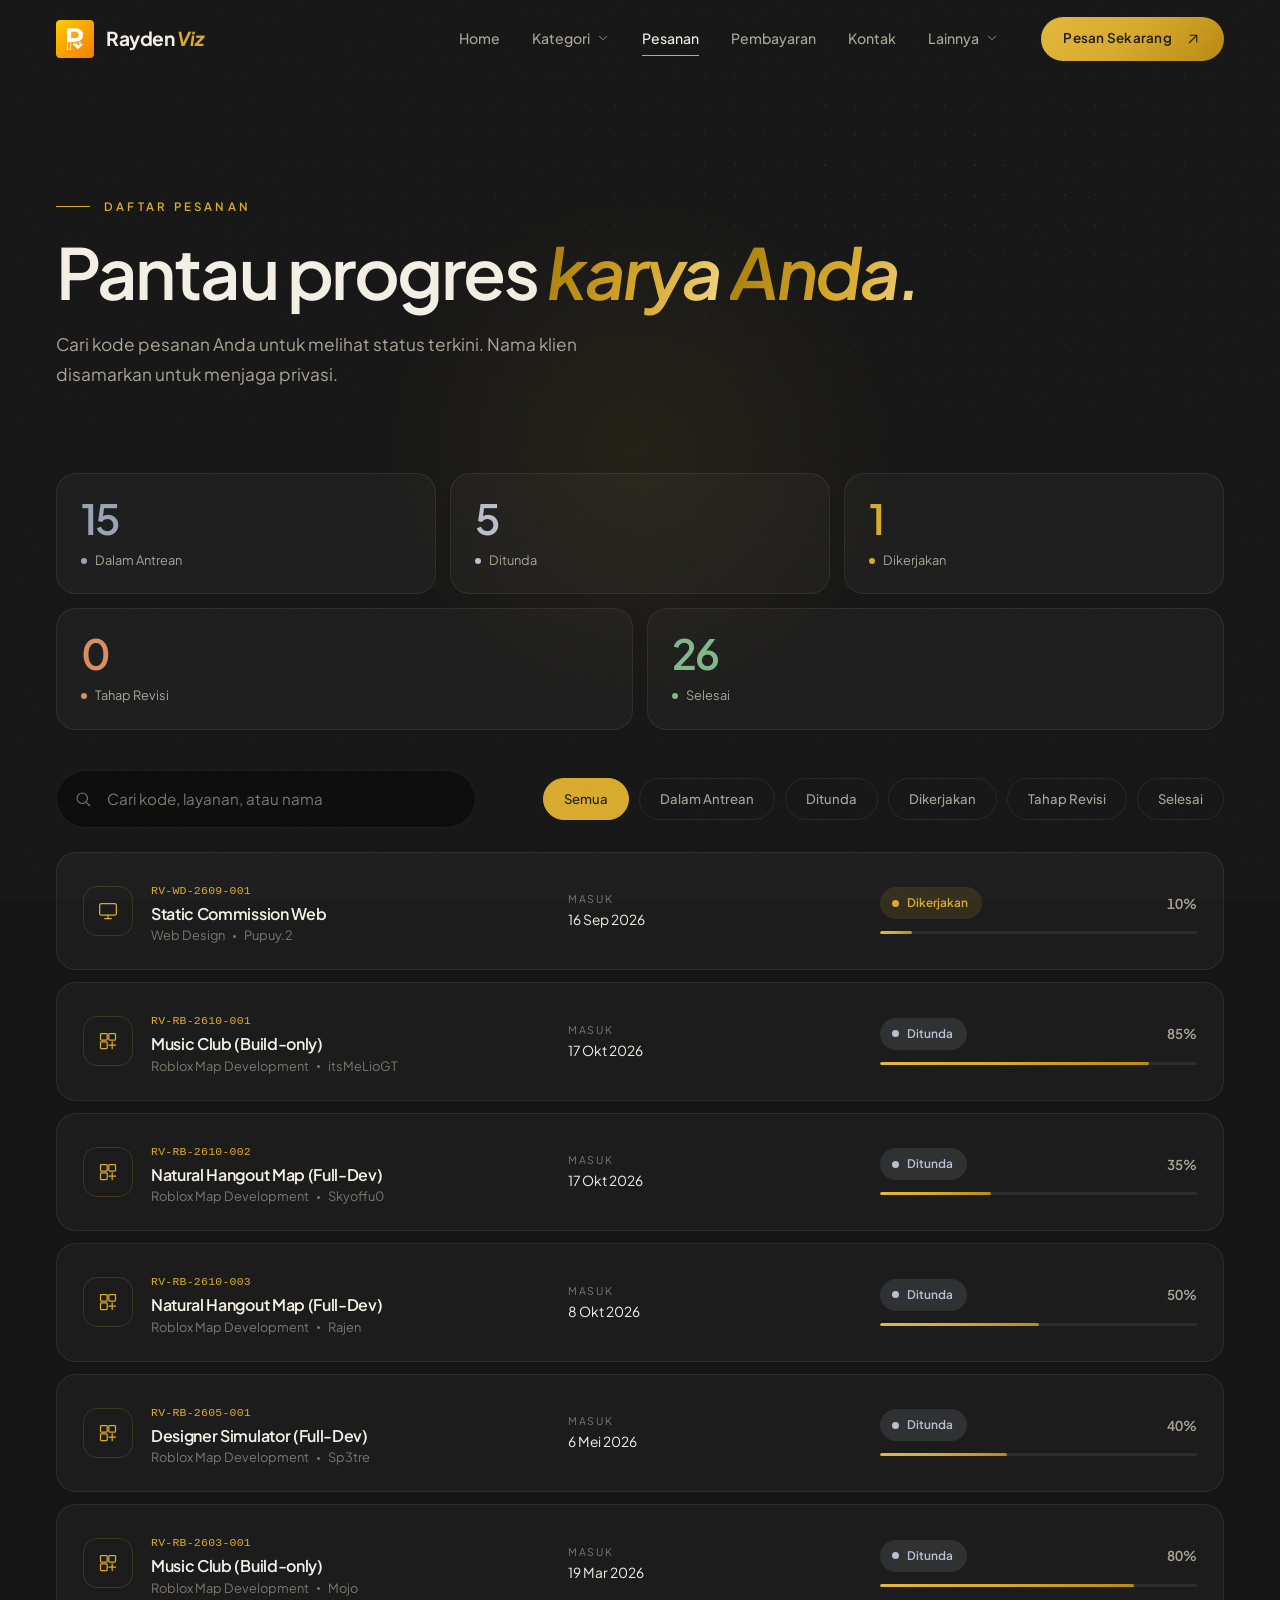
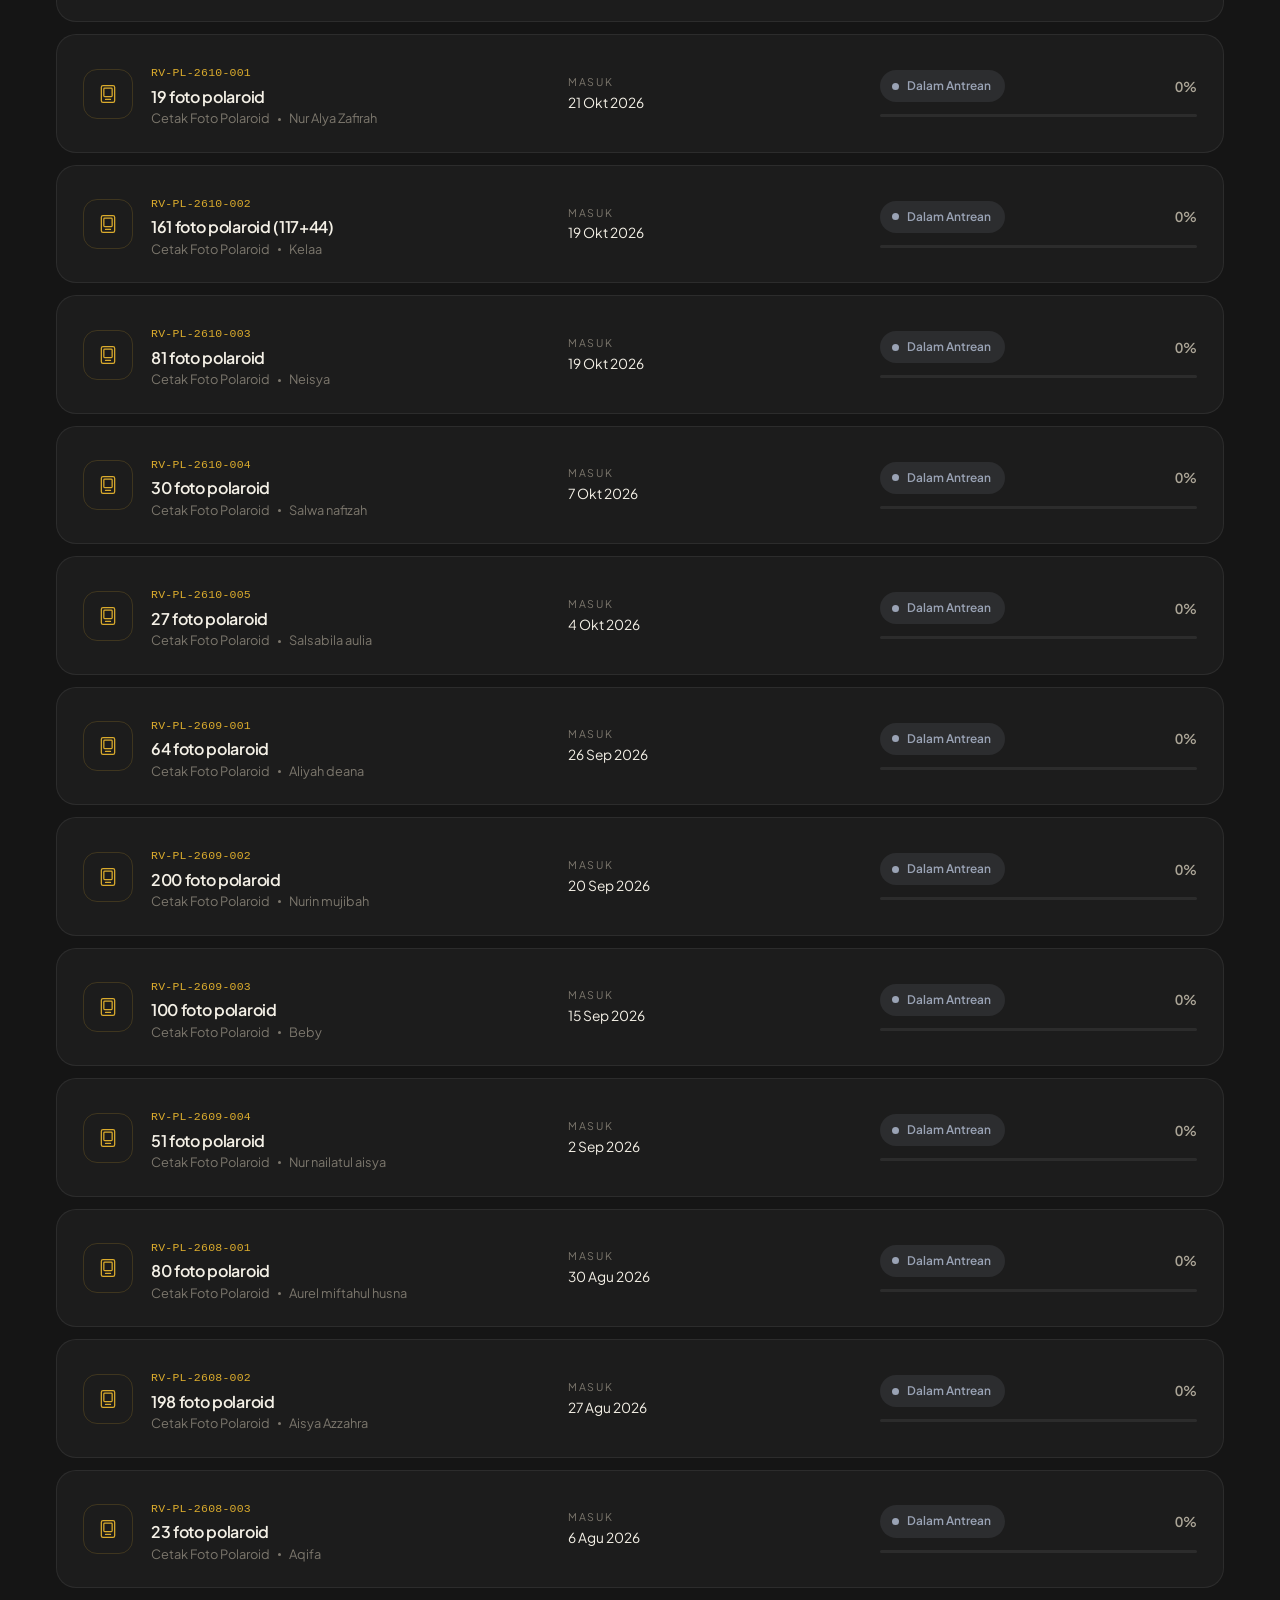
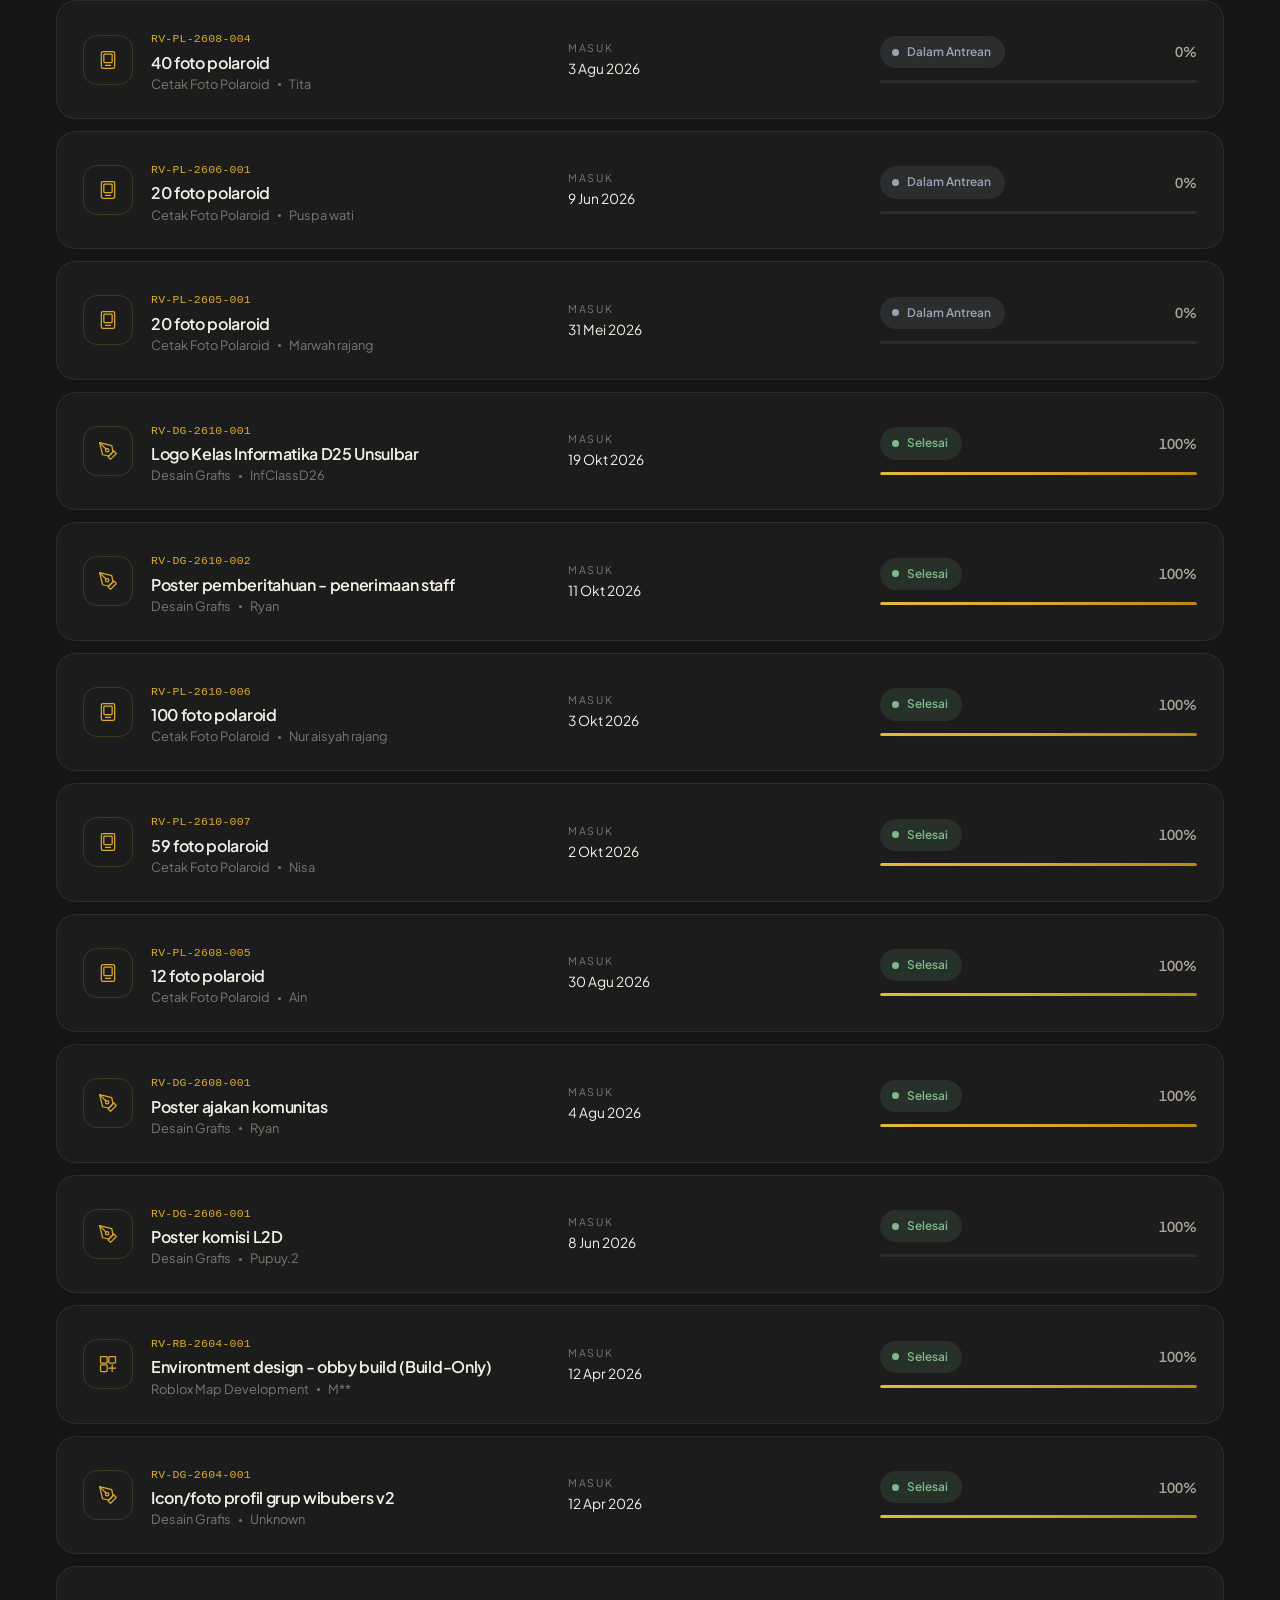
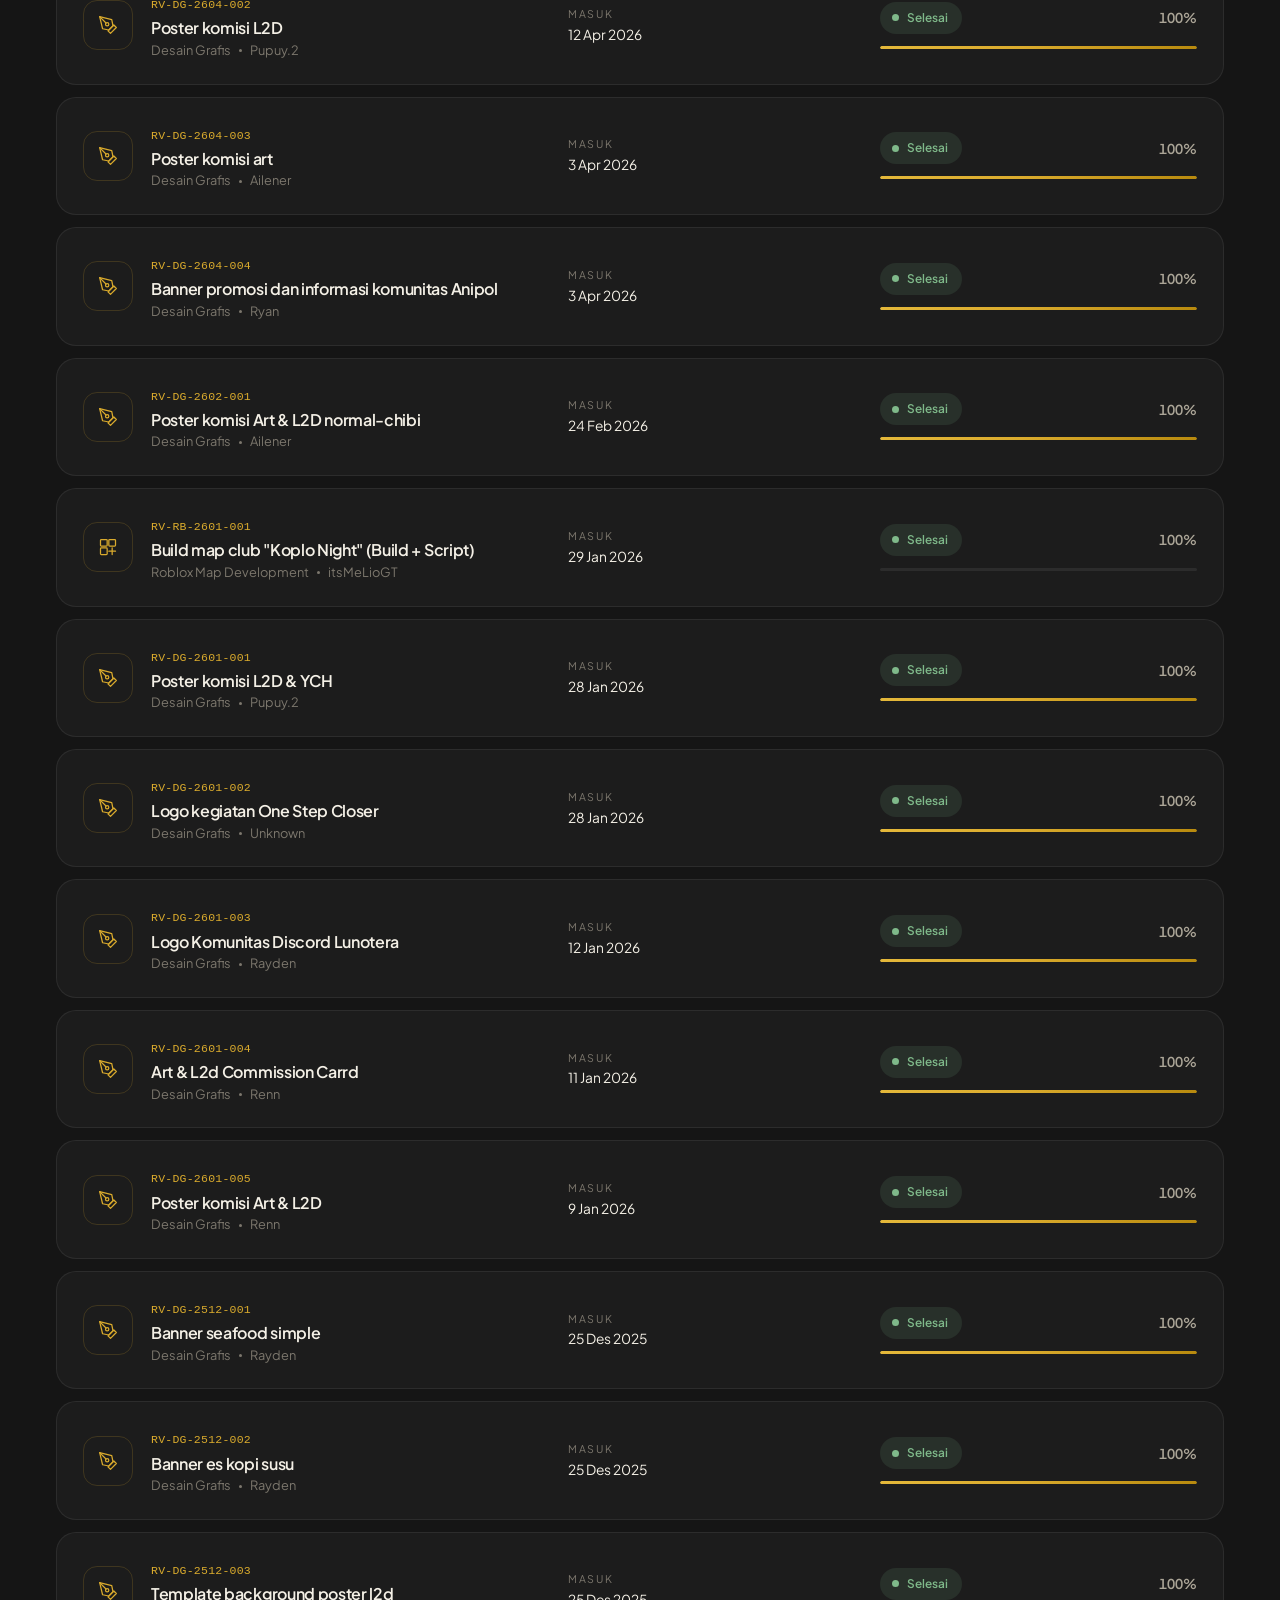
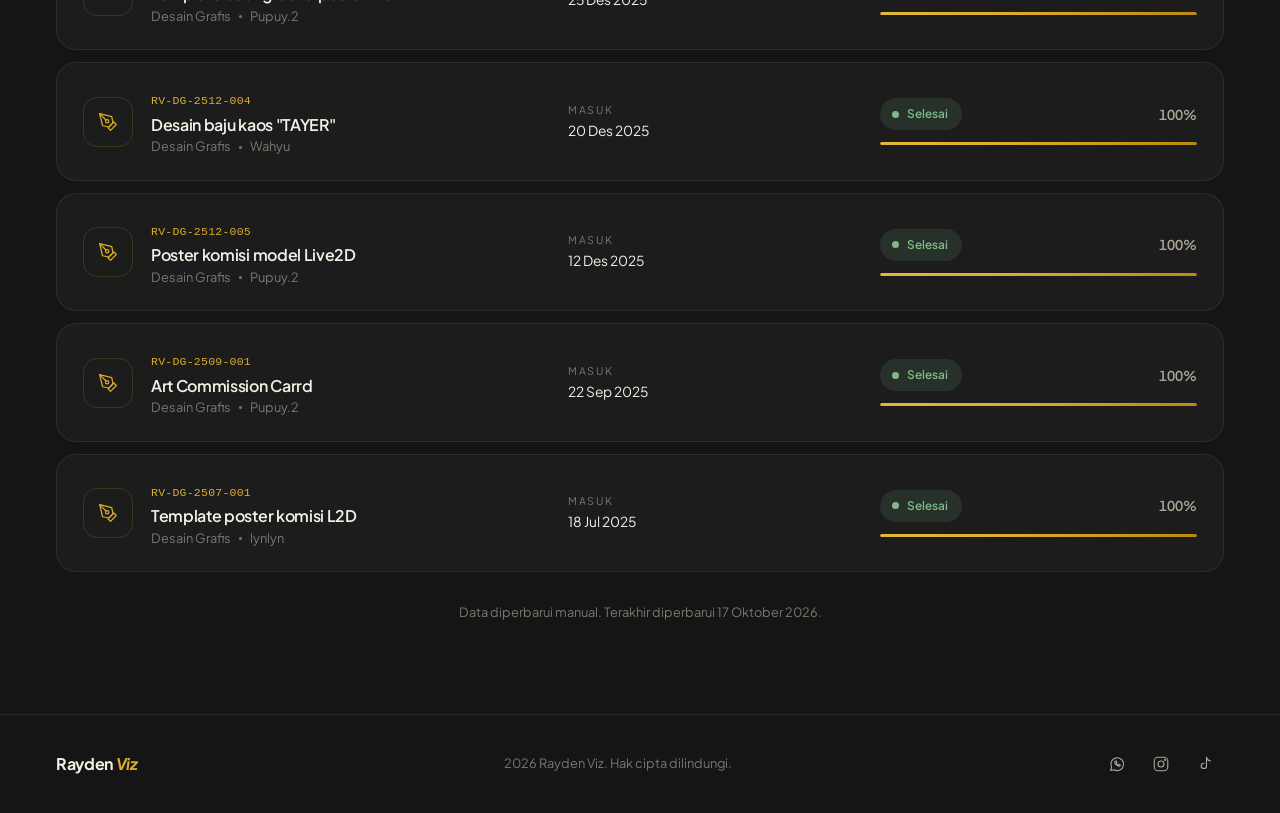
<file: pesanan.html>
<!DOCTYPE html>
<html lang="id" class="is-loading">
<head>
  <meta charset="UTF-8">
  <meta name="viewport" content="width=device-width, initial-scale=1">
  <title>Daftar Pesanan | Rayden Viz</title>
  <meta name="description" content="Pantau status pesanan yang sedang diproses oleh Rayden Viz.">
  <meta name="theme-color" content="#151515">
  <link rel="icon" href="assets/img/logo/favicon.svg" type="image/svg+xml">

  <link rel="preconnect" href="https://fonts.googleapis.com">
  <link rel="preconnect" href="https://fonts.gstatic.com" crossorigin>
  <link href="https://fonts.googleapis.com/css2?family=Plus+Jakarta+Sans:ital,wght@0,400;0,500;0,600;0,700;1,500;1,600&display=swap" rel="stylesheet">

  <link rel="stylesheet" href="assets/css/base.css">
  <link rel="stylesheet" href="assets/css/layout.css">
  <link rel="stylesheet" href="assets/css/components.css">
  <link rel="stylesheet" href="assets/css/animations.css">
  <link rel="stylesheet" href="assets/css/pages/pesanan.css">
</head>
<body data-page="pesanan">

  <div id="site-header"></div>

  <main>
    <section class="page-hero">
      <canvas class="dot-field" aria-hidden="true"></canvas>
      <div class="container">
        <p class="eyebrow" data-reveal>Daftar Pesanan</p>
        <h1 data-split>Pantau progres <em class="text-gold">karya Anda.</em></h1>
        <p class="lead" data-reveal style="--d:250ms">Cari kode pesanan Anda untuk melihat status terkini. Nama klien disamarkan untuk menjaga privasi.</p>
      </div>
    </section>

    <section class="section-tight orders-section">
      <div class="container">
        <!-- Ringkasan jumlah per status -->
        <div class="order-stats" id="orderStats"></div>

        <!-- Pencarian dan filter -->
        <div class="order-toolbar" data-reveal>
          <label class="search-box">
            <span class="sr-only">Cari pesanan</span>
            <svg class="icon" viewBox="0 0 24 24" fill="none" stroke="currentColor" stroke-width="1.5" stroke-linecap="round"><circle cx="11" cy="11" r="7"/><path d="M21 21l-4.3-4.3"/></svg>
            <input class="input" type="search" id="orderSearch" placeholder="Cari kode, layanan, atau nama">
          </label>
          <div class="chips" id="orderFilter"></div>
        </div>

        <!-- Daftar pesanan diisi oleh pesanan.js -->
        <div class="order-list" id="orderList"></div>

        <p class="order-updated" data-reveal>Data diperbarui manual. Terakhir diperbarui <span id="orderUpdated"></span>.</p>
      </div>
    </section>
  </main>

  <div id="site-footer"></div>

  <script src="assets/js/config.js"></script>
  <script src="assets/js/data/list-layanan/desain-grafis.js"></script>
  <script src="assets/js/data/list-layanan/photo-editing.js"></script>
  <script src="assets/js/data/list-layanan/web-design.js"></script>
  <script src="assets/js/data/list-layanan/app-design.js"></script>
  <script src="assets/js/data/list-layanan/roblox.js"></script>
  <script src="assets/js/data/list-layanan/model-3d.js"></script>
  <script src="assets/js/data/list-layanan/polaroid.js"></script>
  <script src="assets/js/data/list-layanan/stiker.js"></script>
  <script src="assets/js/data/layanan.js"></script>
  <script src="assets/js/data/status-pesanan.js"></script>
  <script src="assets/js/data/list-status/antre.js"></script>
  <script src="assets/js/data/list-status/ditunda.js"></script>
  <script src="assets/js/data/list-status/proses.js"></script>
  <script src="assets/js/data/list-status/revisi.js"></script>
  <script src="assets/js/data/list-status/selesai.js"></script>
  <script src="assets/js/data/index.js"></script>
  <script src="assets/js/core/icons.js"></script>
  <script src="assets/js/core/utils.js"></script>
  <script src="assets/js/core/layout.js"></script>
  <script src="assets/js/core/animations.js"></script>
  <script src="assets/js/core/scene.js"></script>
  <script src="assets/js/pages/pesanan.js"></script>
  <script src="assets/js/core/boot.js"></script>
</body>
</html>
</file>
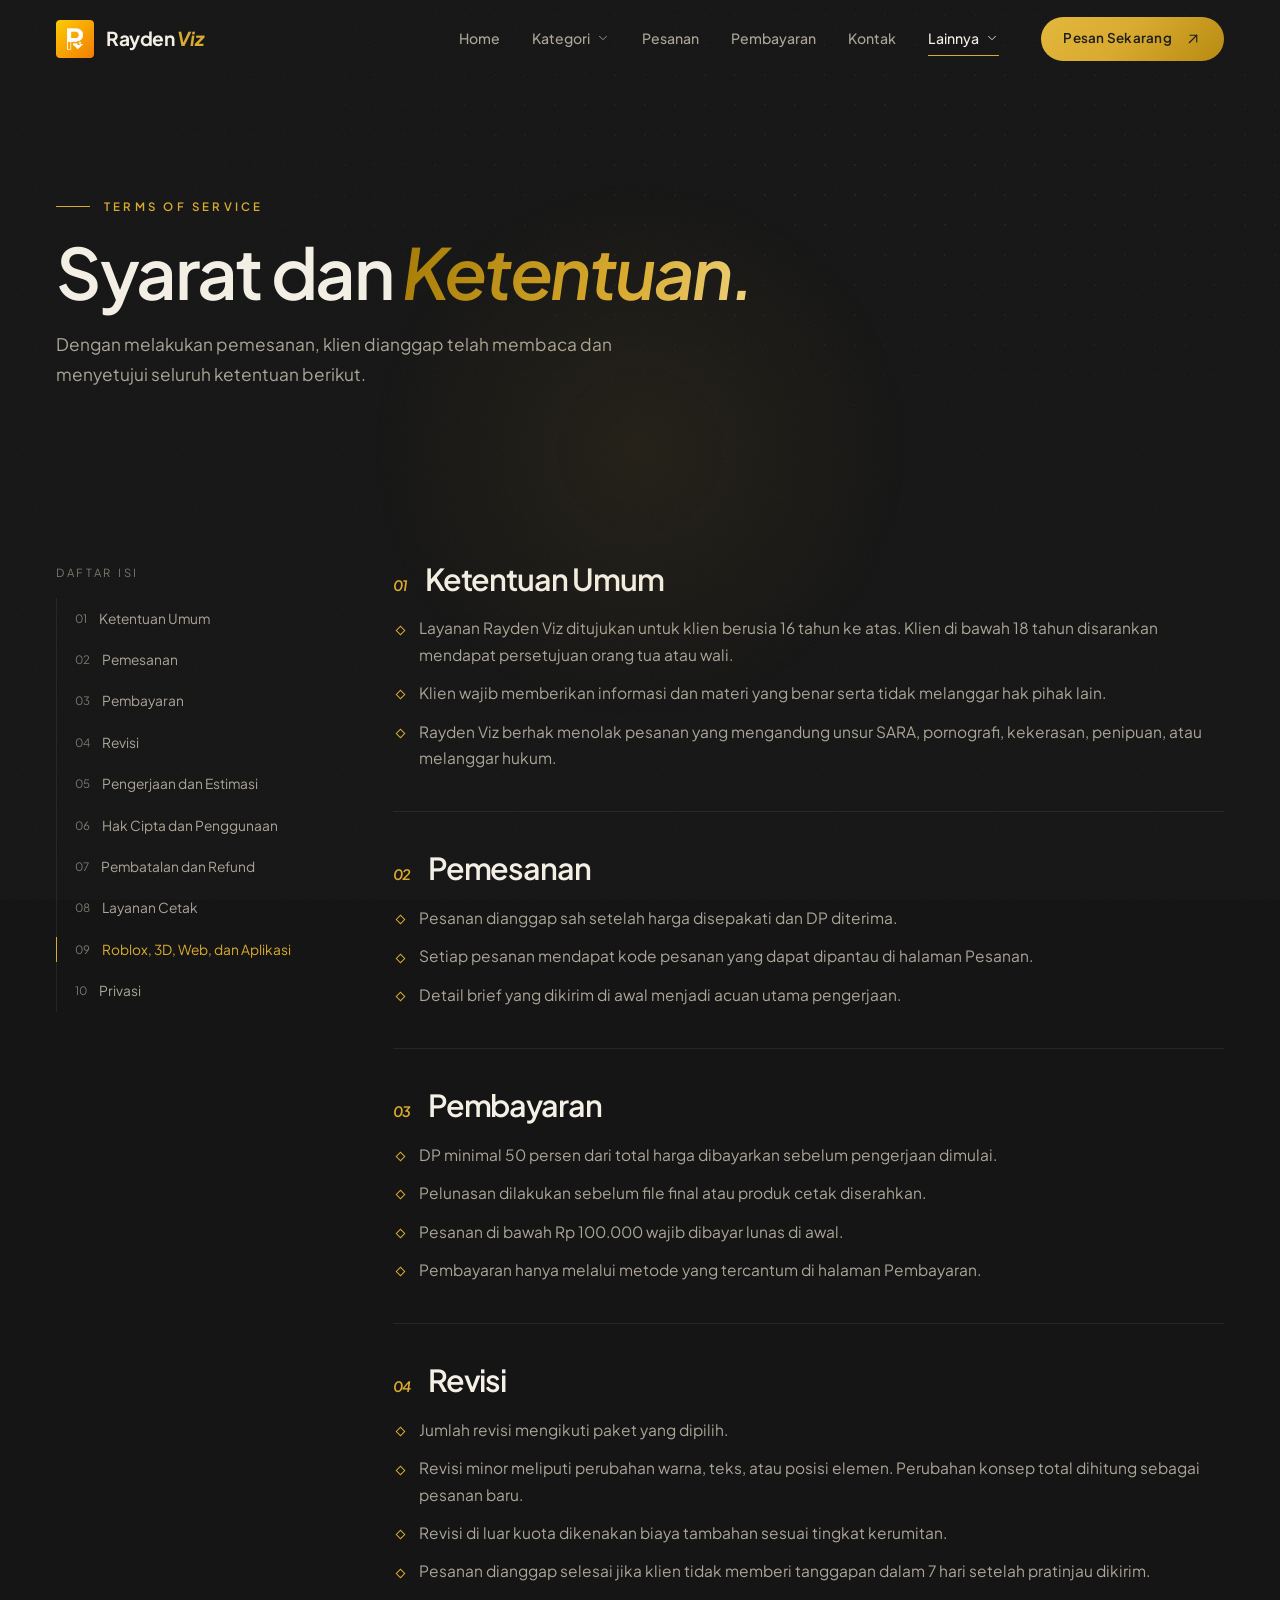
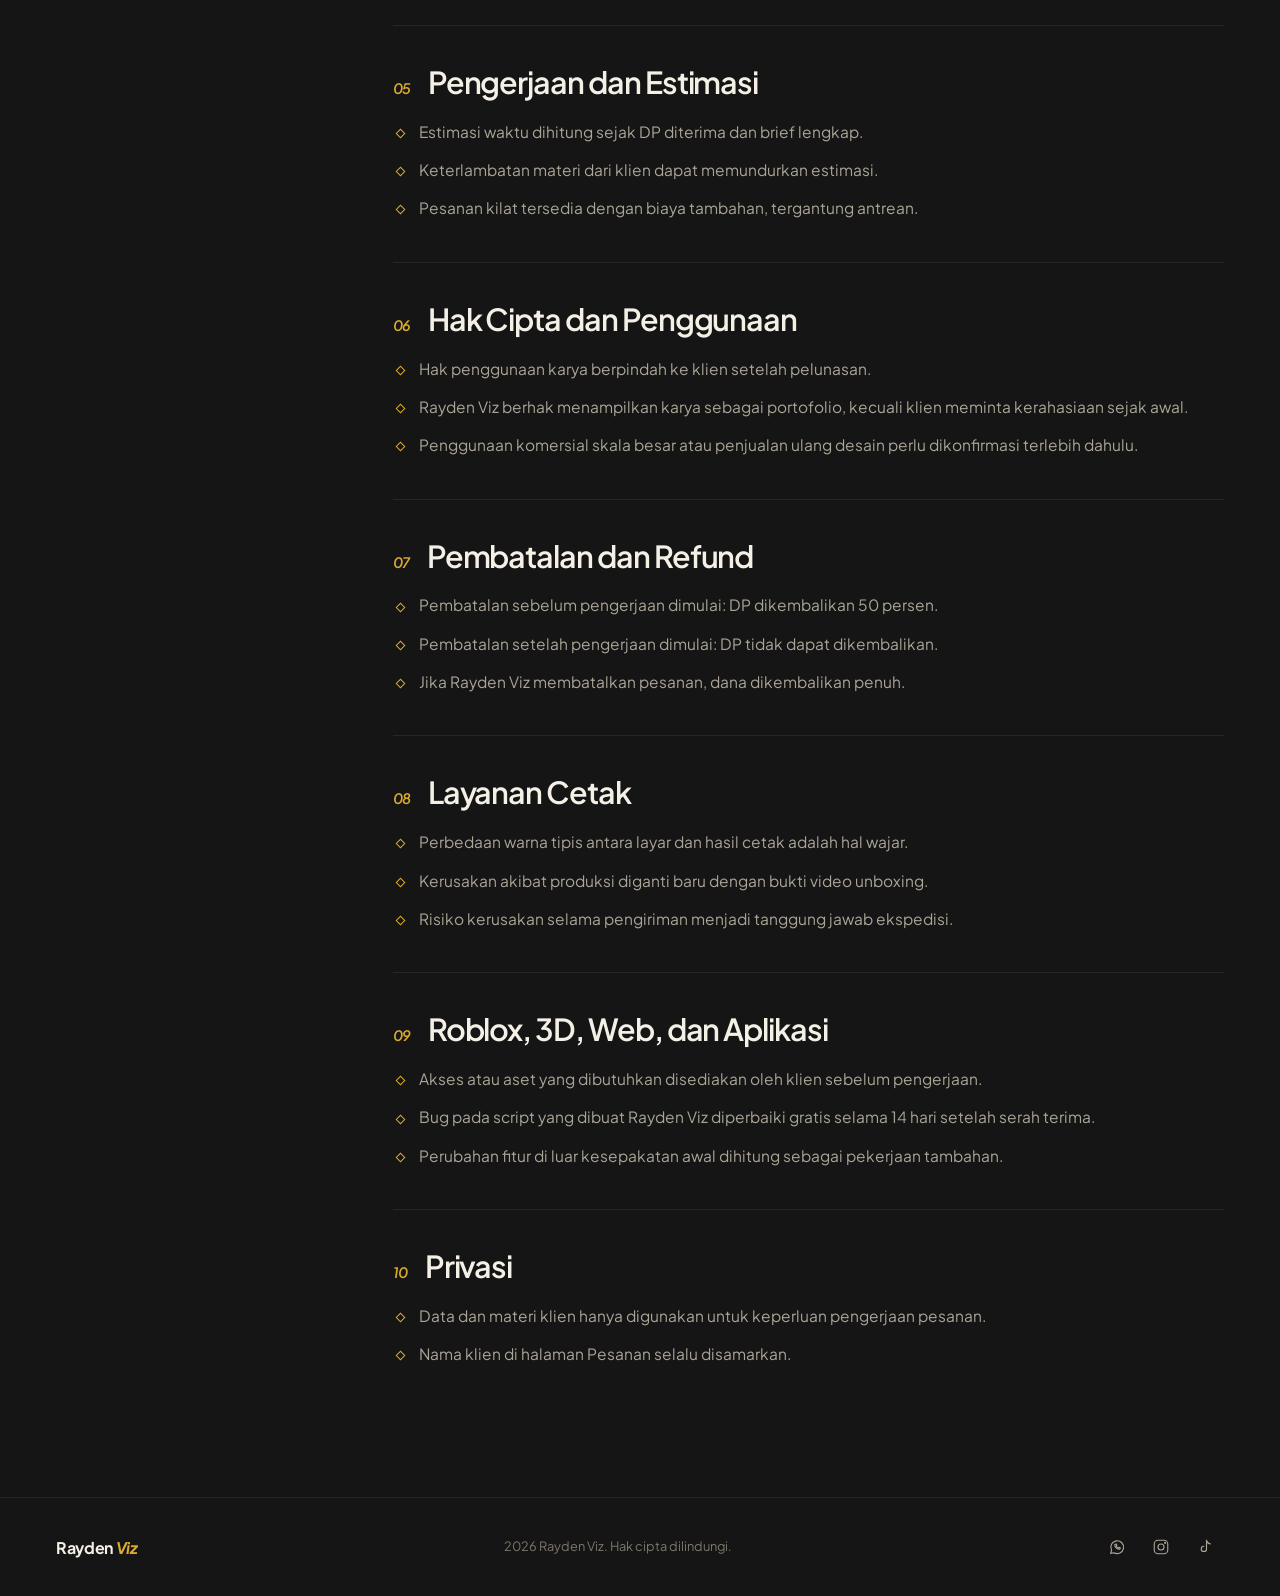
<file: tos.html>
<!DOCTYPE html>
<html lang="id" class="is-loading">
<head>
  <meta charset="UTF-8">
  <meta name="viewport" content="width=device-width, initial-scale=1">
  <title>Syarat dan Ketentuan | Rayden Viz</title>
  <meta name="description" content="Syarat dan ketentuan layanan Rayden Viz.">
  <meta name="theme-color" content="#151515">
  <link rel="icon" href="assets/img/logo/favicon.svg" type="image/svg+xml">

  <link rel="preconnect" href="https://fonts.googleapis.com">
  <link rel="preconnect" href="https://fonts.gstatic.com" crossorigin>
  <link href="https://fonts.googleapis.com/css2?family=Plus+Jakarta+Sans:ital,wght@0,400;0,500;0,600;0,700;1,500;1,600&display=swap" rel="stylesheet">

  <link rel="stylesheet" href="assets/css/base.css">
  <link rel="stylesheet" href="assets/css/layout.css">
  <link rel="stylesheet" href="assets/css/components.css">
  <link rel="stylesheet" href="assets/css/animations.css">
  <link rel="stylesheet" href="assets/css/pages/info.css">
</head>
<body data-page="tos">

  <div id="site-header"></div>

  <main>
    <section class="page-hero">
      <canvas class="dot-field" aria-hidden="true"></canvas>
      <div class="container">
        <p class="eyebrow" data-reveal>Terms of Service</p>
        <h1 data-split>Syarat dan <em class="text-gold">Ketentuan.</em></h1>
        <p class="lead" data-reveal style="--d:250ms">Dengan melakukan pemesanan, klien dianggap telah membaca dan menyetujui seluruh ketentuan berikut.</p>
      </div>
    </section>

    <section class="section-tight">
      <div class="container tos">
        <!-- Daftar isi (otomatis aktif saat discroll) -->
        <aside class="tos-toc" data-reveal>
          <span class="tos-toc-title">Daftar isi</span>
          <nav id="tocNav"></nav>
        </aside>

        <!-- Isi ketentuan. Ubah teks sesuai kebutuhan. -->
        <div class="tos-content">
          <article class="tos-block" id="umum" data-reveal>
            <h2><span>01</span>Ketentuan Umum</h2>
            <ul>
              <li>Layanan Rayden Viz ditujukan untuk klien berusia 16 tahun ke atas. Klien di bawah 18 tahun disarankan mendapat persetujuan orang tua atau wali.</li>
              <li>Klien wajib memberikan informasi dan materi yang benar serta tidak melanggar hak pihak lain.</li>
              <li>Rayden Viz berhak menolak pesanan yang mengandung unsur SARA, pornografi, kekerasan, penipuan, atau melanggar hukum.</li>
            </ul>
          </article>

          <article class="tos-block" id="pemesanan" data-reveal>
            <h2><span>02</span>Pemesanan</h2>
            <ul>
              <li>Pesanan dianggap sah setelah harga disepakati dan DP diterima.</li>
              <li>Setiap pesanan mendapat kode pesanan yang dapat dipantau di halaman Pesanan.</li>
              <li>Detail brief yang dikirim di awal menjadi acuan utama pengerjaan.</li>
            </ul>
          </article>

          <article class="tos-block" id="pembayaran" data-reveal>
            <h2><span>03</span>Pembayaran</h2>
            <ul>
              <li>DP minimal 50 persen dari total harga dibayarkan sebelum pengerjaan dimulai.</li>
              <li>Pelunasan dilakukan sebelum file final atau produk cetak diserahkan.</li>
              <li>Pesanan di bawah Rp 100.000 wajib dibayar lunas di awal.</li>
              <li>Pembayaran hanya melalui metode yang tercantum di halaman Pembayaran.</li>
            </ul>
          </article>

          <article class="tos-block" id="revisi" data-reveal>
            <h2><span>04</span>Revisi</h2>
            <ul>
              <li>Jumlah revisi mengikuti paket yang dipilih.</li>
              <li>Revisi minor meliputi perubahan warna, teks, atau posisi elemen. Perubahan konsep total dihitung sebagai pesanan baru.</li>
              <li>Revisi di luar kuota dikenakan biaya tambahan sesuai tingkat kerumitan.</li>
              <li>Pesanan dianggap selesai jika klien tidak memberi tanggapan dalam 7 hari setelah pratinjau dikirim.</li>
            </ul>
          </article>

          <article class="tos-block" id="pengerjaan" data-reveal>
            <h2><span>05</span>Pengerjaan dan Estimasi</h2>
            <ul>
              <li>Estimasi waktu dihitung sejak DP diterima dan brief lengkap.</li>
              <li>Keterlambatan materi dari klien dapat memundurkan estimasi.</li>
              <li>Pesanan kilat tersedia dengan biaya tambahan, tergantung antrean.</li>
            </ul>
          </article>

          <article class="tos-block" id="hak-cipta" data-reveal>
            <h2><span>06</span>Hak Cipta dan Penggunaan</h2>
            <ul>
              <li>Hak penggunaan karya berpindah ke klien setelah pelunasan.</li>
              <li>Rayden Viz berhak menampilkan karya sebagai portofolio, kecuali klien meminta kerahasiaan sejak awal.</li>
              <li>Penggunaan komersial skala besar atau penjualan ulang desain perlu dikonfirmasi terlebih dahulu.</li>
            </ul>
          </article>

          <article class="tos-block" id="pembatalan" data-reveal>
            <h2><span>07</span>Pembatalan dan Refund</h2>
            <ul>
              <li>Pembatalan sebelum pengerjaan dimulai: DP dikembalikan 50 persen.</li>
              <li>Pembatalan setelah pengerjaan dimulai: DP tidak dapat dikembalikan.</li>
              <li>Jika Rayden Viz membatalkan pesanan, dana dikembalikan penuh.</li>
            </ul>
          </article>

          <article class="tos-block" id="cetak" data-reveal>
            <h2><span>08</span>Layanan Cetak</h2>
            <ul>
              <li>Perbedaan warna tipis antara layar dan hasil cetak adalah hal wajar.</li>
              <li>Kerusakan akibat produksi diganti baru dengan bukti video unboxing.</li>
              <li>Risiko kerusakan selama pengiriman menjadi tanggung jawab ekspedisi.</li>
            </ul>
          </article>

          <article class="tos-block" id="digital" data-reveal>
            <h2><span>09</span>Roblox, 3D, Web, dan Aplikasi</h2>
            <ul>
              <li>Akses atau aset yang dibutuhkan disediakan oleh klien sebelum pengerjaan.</li>
              <li>Bug pada script yang dibuat Rayden Viz diperbaiki gratis selama 14 hari setelah serah terima.</li>
              <li>Perubahan fitur di luar kesepakatan awal dihitung sebagai pekerjaan tambahan.</li>
            </ul>
          </article>

          <article class="tos-block" id="privasi" data-reveal>
            <h2><span>10</span>Privasi</h2>
            <ul>
              <li>Data dan materi klien hanya digunakan untuk keperluan pengerjaan pesanan.</li>
              <li>Nama klien di halaman Pesanan selalu disamarkan.</li>
            </ul>
          </article>
        </div>
      </div>
    </section>
  </main>

  <div id="site-footer"></div>

  <script src="assets/js/config.js"></script>
  <script src="assets/js/data/list-layanan/desain-grafis.js"></script>
  <script src="assets/js/data/list-layanan/photo-editing.js"></script>
  <script src="assets/js/data/list-layanan/web-design.js"></script>
  <script src="assets/js/data/list-layanan/app-design.js"></script>
  <script src="assets/js/data/list-layanan/roblox.js"></script>
  <script src="assets/js/data/list-layanan/model-3d.js"></script>
  <script src="assets/js/data/list-layanan/polaroid.js"></script>
  <script src="assets/js/data/list-layanan/stiker.js"></script>
  <script src="assets/js/data/layanan.js"></script>
  <script src="assets/js/core/icons.js"></script>
  <script src="assets/js/core/utils.js"></script>
  <script src="assets/js/core/layout.js"></script>
  <script src="assets/js/core/animations.js"></script>
  <script src="assets/js/core/scene.js"></script>
  <script src="assets/js/pages/info.js"></script>
  <script src="assets/js/core/boot.js"></script>
</body>
</html>
</file>
<file: assets/css/base.css>
/* =========================================
   BASE
   Variabel warna, reset, dan tipografi dasar
   ========================================= */

:root {
  /* Warna utama */
  --primary: #DAAB2D;
  --secondary: #A57A03;
  --body: #151515;

  /* Warna turunan */
  --gold-soft: #F1D27C;
  --bg-deep: #0f0f0f;
  --bg-darker: #0b0b0b;
  --surface: #1c1c1c;
  --surface-2: #232323;
  --line: rgba(218, 171, 45, 0.18);
  --line-strong: rgba(218, 171, 45, 0.4);
  --line-soft: rgba(255, 255, 255, 0.07);
  --text: #F4F0E6;
  --muted: #ABA597;
  --dim: #7c776d;

  --gold-grad: linear-gradient(110deg, #A57A03 0%, #DAAB2D 30%, #F6DC8F 50%, #DAAB2D 70%, #A57A03 100%);
  --gold-fill: linear-gradient(135deg, #E4B83A 0%, #DAAB2D 45%, #B88A0E 100%);

  /* Huruf */
  --font-display: 'Plus Jakarta Sans', system-ui, sans-serif;
  --font-body: 'Plus Jakarta Sans', system-ui, -apple-system, sans-serif;

  /* Ukuran */
  --container: 1240px;
  --header-h: 78px;
  --radius: 20px;
  --radius-sm: 12px;
  --radius-xs: 8px;

  /* Gerak */
  --ease: cubic-bezier(0.22, 1, 0.36, 1);
  --ease-soft: cubic-bezier(0.45, 0, 0.2, 1);
}

/* Reset */
*, *::before, *::after { box-sizing: border-box; margin: 0; padding: 0; }

html {
  overflow-x: clip;
  scroll-behavior: smooth;
  -webkit-text-size-adjust: 100%;
  scroll-padding-top: calc(var(--header-h) + 20px);
}

body {
  background: var(--body);
  color: var(--text);
  font-family: var(--font-body);
  line-height: 1.7;
  font-size: 15.5px;
  -webkit-font-smoothing: antialiased;
  overflow-x: clip;
  min-height: 100vh;
  display: flex;
  flex-direction: column;
}

main { flex: 1; }
img, svg, canvas { display: block; max-width: 100%; }
a { color: inherit; text-decoration: none; }
button { font: inherit; color: inherit; background: none; border: 0; cursor: pointer; }
input, select, textarea { font: inherit; color: inherit; }
ul, ol { list-style: none; }
::selection { background: var(--primary); color: #1c1c1c; }
:focus-visible { outline: 1px solid var(--primary); outline-offset: 4px; border-radius: 4px; }

/* Scrollbar */
::-webkit-scrollbar { width: 10px; height: 10px; }
::-webkit-scrollbar-track { background: var(--bg-darker); }
::-webkit-scrollbar-thumb { background: #3a3426; border-radius: 10px; border: 2px solid var(--bg-darker); }
::-webkit-scrollbar-thumb:hover { background: var(--secondary); }

/* Tekstur halus di seluruh halaman */
body::after {
  content: "";
  position: fixed;
  inset: 0;
  pointer-events: none;
  z-index: 900;
  opacity: 0.04;
  background-image: url("data:image/svg+xml,%3Csvg xmlns='http://www.w3.org/2000/svg' width='160' height='160'%3E%3Cfilter id='n'%3E%3CfeTurbulence type='fractalNoise' baseFrequency='0.9' numOctaves='2' stitchTiles='stitch'/%3E%3C/filter%3E%3Crect width='100%25' height='100%25' filter='url(%23n)'/%3E%3C/svg%3E");
}

/* Tipografi */
h1, h2, h3, h4 {
  font-family: var(--font-display);
  font-weight: 600;
  line-height: 1.08;
  letter-spacing: -0.035em;
}
h3, h4 { letter-spacing: -0.02em; line-height: 1.2; }

p { color: var(--muted); }

.text-gold {
  background: var(--gold-grad);
  background-size: 220% auto;
  -webkit-background-clip: text;
  background-clip: text;
  color: transparent;
  animation: goldShimmer 7s linear infinite;
}

.italic { font-style: italic; }
.mono { font-family: ui-monospace, 'SFMono-Regular', Menlo, Consolas, monospace; letter-spacing: 0.02em; }

.sr-only {
  position: absolute; width: 1px; height: 1px; overflow: hidden;
  clip: rect(0 0 0 0); white-space: nowrap;
}

/* Wadah dan section */
.container {
  width: 100%;
  max-width: var(--container);
  margin-inline: auto;
  padding-inline: clamp(18px, 4vw, 36px);
}

.section { position: relative; padding-block: clamp(76px, 10vw, 136px); }
.section-alt { background: var(--bg-deep); }
.section-tight { padding-block: clamp(56px, 7vw, 96px); }

.eyebrow {
  display: inline-flex;
  align-items: center;
  gap: 14px;
  font-size: 0.72rem;
  font-weight: 600;
  letter-spacing: 0.28em;
  text-transform: uppercase;
  color: var(--primary);
}
.eyebrow::before {
  content: "";
  width: 34px;
  height: 1px;
  background: currentColor;
  transform-origin: left;
}

.section-head { max-width: 760px; margin-bottom: clamp(40px, 6vw, 68px); }
.section-head.center { margin-inline: auto; text-align: center; }
.section-head.center .eyebrow::after { content: ""; width: 34px; height: 1px; background: currentColor; }
.section-title { font-size: clamp(2rem, 4.4vw, 3.2rem); margin-top: 18px; }
.section-lead { margin-top: 18px; font-size: 1.05rem; max-width: 580px; }
.center .section-lead { margin-inline: auto; }

/* Garis pemisah tipis */
.hairline { height: 1px; background: linear-gradient(90deg, transparent, var(--line), transparent); border: 0; }
</file>
<file: assets/css/layout.css>
/* =========================================
   LAYOUT
   Loader, header, navigasi, footer, hero halaman
   ========================================= */

/* ----- Loader dan transisi halaman ----- */
html::before,
html::after {
  position: fixed;
  z-index: 2000;
  pointer-events: none;
  opacity: 0;
  visibility: hidden;
  transition: opacity 0.55s var(--ease), visibility 0.55s;
}
html::before {
  content: "RAYDEN VIZ";
  inset: 0;
  display: grid;
  place-items: center;
  background: var(--body);
  color: var(--primary);
  font-family: var(--font-display);
  font-size: 1rem;
  font-weight: 600;
  letter-spacing: 0.42em;
  text-indent: 0.42em;
}
html::after {
  content: "";
  left: 50%;
  top: calc(50% + 34px);
  width: 120px;
  height: 1px;
  margin-left: -60px;
  background: linear-gradient(90deg, transparent, var(--primary), transparent);
  background-size: 200% 100%;
  animation: loaderLine 1.2s var(--ease-soft) infinite;
}
html.is-loading::before, html.is-loading::after,
html.is-leaving::before, html.is-leaving::after {
  opacity: 1;
  visibility: visible;
  pointer-events: all;
}

/* ----- Header ----- */
.site-header {
  position: fixed;
  inset: 0 0 auto 0;
  z-index: 500;
  height: var(--header-h);
  transition: background 0.5s var(--ease), border-color 0.5s var(--ease), transform 0.5s var(--ease);
  border-bottom: 1px solid transparent;
}
.site-header.is-scrolled {
  background: rgba(21, 21, 21, 0.8);
  backdrop-filter: blur(16px) saturate(140%);
  -webkit-backdrop-filter: blur(16px) saturate(140%);
  border-bottom-color: var(--line-soft);
}
.header-inner {
  height: 100%;
  display: flex;
  align-items: center;
  gap: 28px;
}

/* Logo */
.brand {
  display: inline-flex;
  align-items: center;
  gap: 12px;
  flex-shrink: 0;
  position: relative;
  z-index: 3;
}
.brand-mark { width: 38px; height: 38px; color: var(--primary); transition: transform 0.8s var(--ease); }
.brand:hover .brand-mark { transform: rotate(90deg); }
.brand-mark img { width: 100%; height: 100%; object-fit: contain; }
.brand-text {
  font-family: var(--font-display);
  font-size: 1.2rem;
  font-weight: 700;
  letter-spacing: -0.02em;
  line-height: 1;
}
.brand-text em { font-style: italic; color: var(--primary); }

/* Navigasi desktop */
.nav { margin-left: auto; }
.nav-list { display: flex; align-items: center; gap: 4px; }
.nav-link {
  position: relative;
  display: inline-flex;
  align-items: center;
  gap: 6px;
  padding: 10px 14px;
  font-size: 0.88rem;
  font-weight: 500;
  color: var(--muted);
  transition: color 0.35s var(--ease);
}
.nav-link::after {
  content: "";
  position: absolute;
  left: 14px; right: 14px; bottom: 4px;
  height: 1px;
  background: var(--primary);
  transform: scaleX(0);
  transform-origin: right;
  transition: transform 0.5s var(--ease);
}
.nav-link:hover, .nav-link.is-active, .has-drop.is-open > .nav-link { color: var(--text); }
.nav-link:hover::after, .nav-link.is-active::after { transform: scaleX(1); transform-origin: left; }
.nav-link .icon { width: 14px; height: 14px; transition: transform 0.4s var(--ease); }
.has-drop.is-open > .nav-link .icon { transform: rotate(180deg); }

/* Dropdown */
.has-drop { position: relative; }
.dropdown {
  position: absolute;
  top: calc(100% + 14px);
  left: 50%;
  min-width: 260px;
  padding: 10px;
  background: rgba(24, 24, 24, 0.97);
  border: 1px solid var(--line);
  border-radius: var(--radius);
  opacity: 0;
  visibility: hidden;
  transform: translate(-50%, 10px);
  transition: opacity 0.4s var(--ease), transform 0.4s var(--ease), visibility 0.4s;
}
.dropdown::before { content: ""; position: absolute; left: 0; right: 0; top: -16px; height: 16px; }
.dropdown-wide { min-width: 560px; }
.dropdown-grid { display: grid; gap: 2px; }
.dropdown-wide .dropdown-grid { grid-template-columns: 1fr 1fr; }

.has-drop.is-open > .dropdown {
  opacity: 1;
  visibility: visible;
  transform: translate(-50%, 0);
}

.drop-item {
  display: flex;
  align-items: center;
  gap: 14px;
  padding: 12px 14px;
  border-radius: var(--radius-sm);
  transition: background 0.35s var(--ease);
}
.drop-item:hover, .drop-item.is-active { background: rgba(218, 171, 45, 0.08); }
.drop-icon {
  width: 38px; height: 38px;
  flex-shrink: 0;
  display: grid; place-items: center;
  border: 1px solid var(--line);
  border-radius: 10px;
  color: var(--primary);
  transition: background 0.35s var(--ease), color 0.35s var(--ease);
}
.drop-icon .icon { width: 18px; height: 18px; }
.drop-item:hover .drop-icon { background: var(--primary); color: #1d1d1d; }
.drop-name { display: block; font-size: 0.9rem; font-weight: 600; color: var(--text); line-height: 1.3; }
.drop-sub { display: block; font-size: 0.76rem; color: var(--dim); line-height: 1.4; }

.header-cta { flex-shrink: 0; }

/* Tombol menu mobile */
.nav-toggle {
  display: none;
  position: relative;
  z-index: 3;
  width: 44px; height: 44px;
  border: 1px solid var(--line);
  border-radius: 50%;
  margin-left: auto;
}
.nav-toggle span {
  position: absolute;
  left: 13px; right: 13px;
  height: 1px;
  background: var(--text);
  transition: transform 0.5s var(--ease), top 0.5s var(--ease);
}
.nav-toggle span:nth-child(1) { top: 18px; }
.nav-toggle span:nth-child(2) { top: 25px; }
.nav-open .nav-toggle span:nth-child(1) { top: 21.5px; transform: rotate(45deg); }
.nav-open .nav-toggle span:nth-child(2) { top: 21.5px; transform: rotate(-45deg); }

/* ----- Navigasi tablet dan mobile ----- */
@media (max-width: 1080px) {
  .nav-toggle { display: block; }
  .site-header .header-cta { display: none; }

  .nav {
    position: fixed;
    inset: 0;
    z-index: 2;
    margin: 0;
    padding: calc(var(--header-h) + 16px) clamp(18px, 5vw, 40px) 40px;
    background: var(--bg-darker);
    overflow-y: auto;
    opacity: 0;
    visibility: hidden;
    clip-path: inset(0 0 100% 0);
    transition: clip-path 0.7s var(--ease), opacity 0.4s var(--ease), visibility 0.7s;
  }
  .nav-open .nav { opacity: 1; visibility: visible; clip-path: inset(0 0 0 0); }
  .nav-open { overflow: hidden; }
  .nav-open .site-header { background: transparent; border-color: transparent; backdrop-filter: none; }

  .nav-list { flex-direction: column; align-items: stretch; gap: 0; }
  .nav-list > li {
    border-bottom: 1px solid var(--line-soft);
    opacity: 0;
    transform: translateY(18px);
    transition: opacity 0.6s var(--ease), transform 0.6s var(--ease);
  }
  .nav-open .nav-list > li { opacity: 1; transform: none; }
  .nav-open .nav-list > li:nth-child(1) { transition-delay: 0.12s; }
  .nav-open .nav-list > li:nth-child(2) { transition-delay: 0.17s; }
  .nav-open .nav-list > li:nth-child(3) { transition-delay: 0.22s; }
  .nav-open .nav-list > li:nth-child(4) { transition-delay: 0.27s; }
  .nav-open .nav-list > li:nth-child(5) { transition-delay: 0.32s; }
  .nav-open .nav-list > li:nth-child(6) { transition-delay: 0.37s; }

  .nav-link {
    width: 100%;
    justify-content: space-between;
    padding: 18px 2px;
    font-family: var(--font-display);
    font-size: 1.5rem;
    font-weight: 600;
    letter-spacing: -0.03em;
    color: var(--text);
  }
  .nav-link::after { display: none; }
  .nav-link.is-active { color: var(--primary); }
  .nav-link .icon { width: 20px; height: 20px; }

  /* Dropdown jadi akordeon */
  .dropdown, .dropdown-wide {
    position: static;
    min-width: 0;
    padding: 0;
    background: none;
    border: 0;
    backdrop-filter: none;
    transform: none;
    opacity: 1;
    visibility: visible;
    display: grid;
    grid-template-rows: 0fr;
    transition: grid-template-rows 0.55s var(--ease);
  }
  .dropdown > .dropdown-grid { overflow: hidden; min-height: 0; }
  .has-drop.is-open > .dropdown { transform: none; grid-template-rows: 1fr; }
  .dropdown-wide .dropdown-grid { grid-template-columns: 1fr; }
  .dropdown-grid { padding-bottom: 0; }
  .has-drop.is-open .dropdown-grid { padding-bottom: 14px; }
  .drop-item { padding: 10px 4px; }
}

/* ----- Footer minimalis ----- */
.site-footer {
  border-top: 1px solid var(--line-soft);
  padding-block: 30px;
}
.footer-inner {
  display: flex;
  align-items: center;
  justify-content: space-between;
  gap: 18px;
  flex-wrap: wrap;
}
.footer-brand { font-family: var(--font-display); font-size: 1rem; font-weight: 700; letter-spacing: -0.02em; }
.footer-brand em { color: var(--primary); }
.footer-copy { font-size: 0.8rem; color: var(--dim); }
.footer-social { display: flex; gap: 6px; }
.footer-social a {
  width: 38px; height: 38px;
  display: grid; place-items: center;
  border-radius: 50%;
  color: var(--muted);
  transition: color 0.35s var(--ease), background 0.35s var(--ease);
}
.footer-social a:hover { color: var(--primary); background: rgba(218, 171, 45, 0.08); }
.footer-social .icon { width: 18px; height: 18px; }

@media (max-width: 600px) {
  .footer-inner { flex-direction: column; text-align: center; gap: 12px; }
  .footer-copy { order: 3; }
}

/* ----- Hero halaman dalam ----- */
.page-hero {
  position: relative;
  padding: calc(var(--header-h) + clamp(56px, 9vw, 110px)) 0 clamp(48px, 7vw, 84px);
  overflow: hidden;
  isolation: isolate;
}
.page-hero canvas.dot-field {
  position: absolute;
  inset: 0;
  width: 100%; height: 100%;
  z-index: -1;
  opacity: 0.9;
  -webkit-mask-image: radial-gradient(ellipse at 70% 40%, #000 0%, transparent 70%);
  mask-image: radial-gradient(ellipse at 70% 40%, #000 0%, transparent 70%);
}
.page-hero h1 { font-size: clamp(2.4rem, 6vw, 4.4rem); margin-top: 18px; max-width: 900px; }
.page-hero p.lead { margin-top: 20px; max-width: 600px; font-size: 1.08rem; }

.breadcrumb {
  display: flex;
  align-items: center;
  flex-wrap: wrap;
  gap: 10px;
  font-size: 0.8rem;
  color: var(--dim);
  margin-bottom: 26px;
}
.breadcrumb a { transition: color 0.3s; }
.breadcrumb a:hover { color: var(--primary); }
.breadcrumb .sep { width: 18px; height: 1px; background: var(--dim); }
.breadcrumb [aria-current] { color: var(--muted); }

/* ----- Kursor dan cahaya latar (desktop) ----- */
.cursor {
  position: fixed;
  top: 0; left: 0;
  z-index: 1500;
  width: 34px; height: 34px;
  margin: -17px 0 0 -17px;
  border: 1px solid rgba(218, 171, 45, 0.55);
  border-radius: 50%;
  pointer-events: none;
  display: grid;
  place-items: center;
  font-size: 0.6rem;
  font-weight: 700;
  letter-spacing: 0.18em;
  color: #1d1d1d;
  transition: width 0.45s var(--ease), height 0.45s var(--ease), margin 0.45s var(--ease),
              background 0.45s var(--ease), border-color 0.45s var(--ease), opacity 0.3s;
  opacity: 0;
}
.cursor.is-on { opacity: 1; }
.cursor.is-hover { width: 56px; height: 56px; margin: -28px 0 0 -28px; background: rgba(218, 171, 45, 0.08); }
.cursor.is-view { width: 78px; height: 78px; margin: -39px 0 0 -39px; background: var(--primary); border-color: var(--primary); }
.cursor.is-down { width: 26px; height: 26px; margin: -13px 0 0 -13px; }

.ambient {
  position: fixed;
  top: 0; left: 0;
  width: 620px; height: 620px;
  margin: -310px 0 0 -310px;
  border-radius: 50%;
  background: radial-gradient(circle, rgba(218, 171, 45, 0.07) 0%, transparent 62%);
  pointer-events: none;
  z-index: 0;
}

@media (hover: none), (pointer: coarse) {
  .cursor, .ambient { display: none; }
}
</file>
<file: assets/css/animations.css>
/* =========================================
   ANIMASI
   Keyframe dan efek muncul saat scroll
   ========================================= */

@keyframes goldShimmer {
  0% { background-position: 0% center; }
  100% { background-position: 220% center; }
}

@keyframes loaderLine {
  0% { background-position: 200% 0; }
  100% { background-position: -200% 0; }
}

@keyframes pulseDot {
  0%, 100% { box-shadow: 0 0 0 0 color-mix(in srgb, var(--c) 60%, transparent); }
  50% { box-shadow: 0 0 0 6px transparent; }
}

@keyframes floatY {
  0%, 100% { transform: translateY(0); }
  50% { transform: translateY(-12px); }
}

@keyframes spinSlow { to { transform: rotate(360deg); } }

@keyframes marquee {
  from { transform: translateX(0); }
  to { transform: translateX(-50%); }
}

@keyframes drawLine { to { stroke-dashoffset: 0; } }

/* Muncul saat discroll */
[data-reveal] {
  opacity: 0;
  transform: translateY(34px);
  transition: opacity 1.1s var(--ease), transform 1.1s var(--ease);
  transition-delay: var(--d, 0ms);
}
[data-reveal="fade"] { transform: none; }
[data-reveal="left"] { transform: translateX(-34px); }
[data-reveal="right"] { transform: translateX(34px); }
[data-reveal="scale"] { transform: scale(0.94); }
[data-reveal].is-visible { opacity: 1; transform: none; }
@media (max-width: 768px) {
  [data-reveal="left"]:not(.is-visible), [data-reveal="right"]:not(.is-visible) { transform: translateY(34px); }
}

/* Garis eyebrow tumbuh */
[data-reveal] .eyebrow::before, .eyebrow[data-reveal]::before {
  transform: scaleX(0);
  transition: transform 1.2s var(--ease) 0.2s;
}
.is-visible .eyebrow::before, .eyebrow.is-visible::before { transform: scaleX(1); }

/* Teks per kata */
[data-split] .w { display: inline-block; overflow: hidden; vertical-align: top; padding: 0 0.06em 0.1em 0; margin: 0 -0.06em -0.1em 0; }
[data-split] .wi {
  display: inline-block;
  transform: translateY(105%);
  transition: transform 1.1s var(--ease);
  transition-delay: calc(var(--i) * 55ms + var(--d, 0ms));
}
[data-split].is-visible .wi { transform: none; }

/* Pergantian kata */
.rotator { display: inline-block; transition: opacity 0.5s var(--ease), transform 0.6s var(--ease), filter 0.5s var(--ease); }
.rotator.is-out { opacity: 0; transform: translateY(-30%); filter: blur(6px); }
.rotator.is-in { opacity: 0; transform: translateY(30%); filter: blur(6px); transition: none; }

/* Transisi konten yang difilter */
.swap-out { opacity: 0 !important; transform: translateY(12px) !important; transition: opacity 0.3s var(--ease), transform 0.3s var(--ease) !important; }

/* Kurangi gerak bila pengguna meminta */
@media (prefers-reduced-motion: reduce) {
  *, *::before, *::after {
    animation-duration: 0.01ms !important;
    animation-iteration-count: 1 !important;
    transition-duration: 0.01ms !important;
    scroll-behavior: auto !important;
  }
  [data-reveal], [data-split] .wi { opacity: 1; transform: none; }
}
</file>
<file: assets/css/pages/info.css>
/* =========================================
   HALAMAN INFO (Cara Pesan, FAQ, ToS)
   ========================================= */

/* ----- Alur pemesanan ----- */
.flow { display: grid; grid-template-columns: repeat(5, 1fr); gap: 14px; counter-reset: flow; }
.flow-item {
  position: relative;
  padding: 28px 24px;
  border: 1px solid var(--line-soft);
  border-radius: var(--radius);
  background: var(--surface);
  transition: border-color 0.45s var(--ease), background 0.45s var(--ease);
}
.flow-item:hover { border-color: var(--line-strong); background: #202020; }
.flow-num {
  display: block;
  font-family: var(--font-display);
  font-style: italic;
  font-size: 2rem;
  font-weight: 600;
  line-height: 1;
  color: transparent;
  -webkit-text-stroke: 1px var(--primary);
  transition: color 0.5s var(--ease);
}
.flow-item:hover .flow-num { color: var(--primary); }
.flow-item h3 { margin-top: 22px; font-size: 1.2rem; }
.flow-item p { margin-top: 8px; font-size: 0.88rem; }

/* ----- FAQ ----- */
.faq-grid { display: grid; grid-template-columns: 0.85fr 1.15fr; gap: clamp(36px, 6vw, 90px); align-items: start; }
.accordion { border-top: 1px solid var(--line-soft); }

/* ----- ToS ----- */
.tos { display: grid; grid-template-columns: 260px 1fr; gap: clamp(36px, 6vw, 90px); align-items: start; }
/* Daftar isi tetap terlihat saat discroll (desktop) */
.tos-toc {
  position: sticky;
  top: calc(var(--header-h) + 30px);
  max-height: calc(100vh - var(--header-h) - 60px);
  overflow-y: auto;
  scrollbar-width: none;
}
.tos-toc::-webkit-scrollbar { display: none; }
.tos-toc-title { display: block; font-size: 0.7rem; letter-spacing: 0.24em; text-transform: uppercase; color: var(--dim); margin-bottom: 16px; }
.tos-toc nav { display: grid; border-left: 1px solid var(--line-soft); }
.tos-toc a {
  position: relative;
  display: flex;
  gap: 12px;
  padding: 9px 0 9px 18px;
  font-size: 0.86rem;
  color: var(--muted);
  transition: color 0.35s var(--ease);
}
.tos-toc a span { font-size: 0.72rem; color: var(--dim); padding-top: 2px; }
.tos-toc a::before {
  content: "";
  position: absolute;
  left: -1px; top: 8px; bottom: 8px;
  width: 1px;
  background: var(--primary);
  transform: scaleY(0);
  transition: transform 0.45s var(--ease);
}
.tos-toc a:hover { color: var(--text); }
.tos-toc a.is-active { color: var(--primary); }
.tos-toc a.is-active::before { transform: scaleY(1); }

.tos-block { padding: 0 0 40px; margin-bottom: 40px; border-bottom: 1px solid var(--line-soft); }
.tos-block:last-child { border-bottom: 0; margin-bottom: 0; }
.tos-block h2 { display: flex; align-items: baseline; gap: 18px; font-size: clamp(1.4rem, 2.6vw, 1.9rem); margin-bottom: 20px; }
.tos-block h2 span { font-size: 0.9rem; font-style: italic; color: var(--primary); }
.tos-block ul { display: grid; gap: 12px; }
.tos-block li { position: relative; padding-left: 26px; color: var(--muted); }
.tos-block li::before {
  content: "";
  position: absolute;
  left: 4px; top: 0.72em;
  width: 7px; height: 7px;
  border: 1px solid var(--primary);
  transform: rotate(45deg);
}

@media (max-width: 1100px) {
  .flow { grid-template-columns: repeat(3, 1fr); }
}

@media (max-width: 960px) {
  .faq-grid { grid-template-columns: 1fr; }
  .tos { grid-template-columns: 1fr; }
  .tos-toc { position: static; }
  .tos-toc nav { grid-template-columns: 1fr 1fr; border-left: 0; gap: 0 16px; }
  .tos-toc a { padding-left: 0; border-bottom: 1px solid var(--line-soft); }
  .tos-toc a::before { display: none; }
}

@media (max-width: 600px) {
  .flow { grid-template-columns: 1fr; }
  .flow-item { display: grid; grid-template-columns: auto 1fr; gap: 18px; padding: 22px 20px; }
  .flow-item h3 { margin-top: 0; }
  .tos-toc nav { grid-template-columns: 1fr; }
}
</file>
<file: assets/css/pages/kontak.css>
/* =========================================
   HALAMAN KONTAK
   ========================================= */

.social-section { padding-top: 0; }
.social-grid { display: grid; grid-template-columns: repeat(3, 1fr); gap: 18px; }
.social-card { display: block; }
.social-inner {
  position: relative;
  height: 100%;
  display: flex;
  flex-direction: column;
  padding: 32px 28px 28px;
  border-radius: var(--radius);
  border: 1px solid var(--line-soft);
  background: var(--surface);
  overflow: hidden;
  transition: border-color 0.5s var(--ease), transform 0.7s var(--ease);
}
.social-card:hover .social-inner { border-color: var(--line-strong); }
.social-icon {
  width: 64px; height: 64px;
  display: grid; place-items: center;
  border-radius: 50%;
  border: 1px solid var(--line);
  color: var(--primary);
  transition: background 0.5s var(--ease), color 0.5s var(--ease), transform 0.6s var(--ease);
}
.social-icon .icon { width: 28px; height: 28px; }
.social-card:hover .social-icon { background: var(--primary); color: #1b1b1b; transform: scale(1.06); }
.social-name { margin-top: 28px; font-family: var(--font-display); font-size: 1.45rem; font-weight: 600; letter-spacing: -0.03em; line-height: 1.15; }
.social-handle { margin-top: 4px; font-size: 0.9rem; color: var(--primary); font-weight: 600; }
.social-desc { margin-top: 12px; font-size: 0.88rem; color: var(--muted); }
.social-go {
  display: inline-flex;
  align-items: center;
  gap: 8px;
  margin-top: auto;
  padding-top: 26px;
  font-size: 0.84rem;
  font-weight: 600;
  color: var(--text);
}
.social-go .icon { width: 16px; height: 16px; color: var(--primary); transition: transform 0.5s var(--ease); }
.social-card:hover .social-go .icon { transform: translate(3px, -3px); }

/* Form */
.contact-grid { display: grid; grid-template-columns: 1fr 1.1fr; gap: clamp(36px, 6vw, 90px); align-items: start; }
.contact-info { margin-top: 36px; display: grid; gap: 22px; }
.contact-info li { display: flex; gap: 16px; align-items: flex-start; }
.contact-info .icon { width: 20px; height: 20px; margin-top: 4px; color: var(--primary); }
.contact-info small { display: block; font-size: 0.7rem; letter-spacing: 0.18em; text-transform: uppercase; color: var(--dim); }

.contact-form {
  display: grid;
  gap: 20px;
  padding: clamp(24px, 4vw, 40px);
  border-radius: calc(var(--radius) + 6px);
  border: 1px solid var(--line-soft);
  background: var(--surface);
}
.form-row { display: grid; grid-template-columns: 1fr 1fr; gap: 18px; }
.form-actions { display: flex; gap: 12px; flex-wrap: wrap; margin-top: 4px; }
.form-error { font-size: 0.84rem; color: #E08A6A; min-height: 1em; }

@media (max-width: 960px) {
  .social-grid { grid-template-columns: 1fr; }
  .social-inner { display: grid; grid-template-columns: auto 1fr; column-gap: 20px; padding: 24px; }
  .social-icon { grid-row: span 4; width: 56px; height: 56px; }
  .social-name { margin-top: 0; font-size: 1.3rem; }
  .social-go { padding-top: 14px; }
  .contact-grid { grid-template-columns: 1fr; }
}

@media (max-width: 600px) {
  .form-row { grid-template-columns: 1fr; }
  .form-actions .btn { flex: 1 1 100%; }
  .social-inner { grid-template-columns: 1fr; }
  .social-icon { grid-row: auto; margin-bottom: 18px; }
}
</file>
<file: assets/css/pages/pesanan.css>
/* =========================================
   HALAMAN PESANAN
   ========================================= */

.orders-section { padding-top: 0; }

/* Ringkasan status */
.order-stats {
  display: grid;
  grid-template-columns: repeat(6, minmax(0, 1fr));
  gap: 14px;
  max-width: none;
  margin-inline: auto;
}
.stat-card {
  padding: 24px 24px 22px;
  border: 1px solid var(--line-soft);
  border-radius: var(--radius);
  background: var(--surface);
  transition: border-color 0.4s var(--ease);
}
.stat-card:hover { border-color: color-mix(in srgb, var(--c) 45%, transparent); }
.stat-card:nth-child(1), .stat-card:nth-child(2), .stat-card:nth-child(3) {
  grid-column: span 2;
}
.stat-card:nth-child(4), .stat-card:nth-child(5) {
  grid-column: span 3;
}
.stat-num { display: block; font-family: var(--font-display); font-size: clamp(2rem, 3.4vw, 2.6rem); font-weight: 600; letter-spacing: -0.04em; line-height: 1; color: var(--c); }
.stat-label { display: flex; align-items: center; gap: 8px; margin-top: 10px; font-size: 0.8rem; color: var(--muted); }
.stat-label i { width: 6px; height: 6px; border-radius: 50%; background: var(--c); }

/* Toolbar */
.order-toolbar {
  display: flex;
  align-items: center;
  justify-content: space-between;
  gap: 18px;
  flex-wrap: wrap;
  margin: 40px 0 24px;
}
.order-toolbar .search-box { flex: 1 1 300px; max-width: 420px; }

/* Kartu pesanan */
.order-list { display: grid; gap: 12px; transition: opacity 0.3s var(--ease); }
.order-card {
  display: grid;
  grid-template-columns: 1.6fr 1fr 1.1fr;
  align-items: center;
  gap: 24px;
  padding: 22px 26px;
  border: 1px solid var(--line-soft);
  border-radius: var(--radius);
  background: var(--surface);
  transition: border-color 0.45s var(--ease), background 0.45s var(--ease);
}
.order-card:hover { border-color: var(--line); background: #202020; }
.oc-main { display: flex; align-items: center; gap: 18px; min-width: 0; }
.oc-icon {
  width: 50px; height: 50px;
  flex-shrink: 0;
  display: grid; place-items: center;
  border-radius: 14px;
  border: 1px solid var(--line);
  color: var(--primary);
}
.oc-text { min-width: 0; }
.oc-code { font-size: 0.72rem; color: var(--primary); }
.oc-text h3 { font-family: var(--font-body); font-size: 1rem; font-weight: 600; line-height: 1.4; margin-top: 2px; }
.oc-sub { display: flex; align-items: center; gap: 8px; font-size: 0.8rem; color: var(--dim); flex-wrap: wrap; }
.oc-sub i { width: 3px; height: 3px; border-radius: 50%; background: var(--dim); }
.oc-dates { display: flex; gap: 26px; font-size: 0.86rem; }
.oc-dates small { display: block; font-size: 0.66rem; letter-spacing: 0.16em; text-transform: uppercase; color: var(--dim); }
.oc-status-top { display: flex; align-items: center; justify-content: space-between; margin-bottom: 12px; }
.oc-status-top b { font-size: 0.85rem; font-weight: 600; color: var(--muted); font-variant-numeric: tabular-nums; }

.order-updated { margin-top: 30px; font-size: 0.8rem; color: var(--dim); text-align: center; }

@media (max-width: 960px) {
  .order-card { grid-template-columns: 1fr 1fr; }
  .oc-main { grid-column: 1 / -1; }
}

@media (max-width: 600px) {
  .order-stats { gap: 10px; grid-template-columns: repeat(2, minmax(0, 1fr)); }
  .stat-card:nth-child(n) { grid-column: span 1; }
  .stat-card:nth-child(5) { grid-column: 1 / -1; }
  .stat-card { padding: 18px; }
  .order-toolbar .search-box { max-width: none; }
  .order-toolbar .chips { flex-wrap: nowrap; overflow-x: auto; padding-bottom: 6px; margin-inline: -18px; padding-inline: 18px; scrollbar-width: none; }
  .order-toolbar .chips::-webkit-scrollbar { display: none; }
  .chip { flex-shrink: 0; }
  .order-card { grid-template-columns: 1fr; padding: 20px; gap: 18px; }
  .oc-dates { justify-content: space-between; padding-block: 14px; border-block: 1px dashed var(--line-soft); }
}
</file>
<file: assets/css/components.css>
/* =========================================
   KOMPONEN
   Tombol, kartu, chip, slot gambar, form, toast, lightbox, akordeon
   ========================================= */

/* ----- Ikon ----- */
.icon { width: 20px; height: 20px; flex-shrink: 0; }

/* ----- Tombol ----- */
.btn {
  --btn-h: 54px;
  position: relative;
  display: inline-flex;
  align-items: center;
  justify-content: center;
  gap: 12px;
  height: var(--btn-h);
  padding: 0 28px;
  border-radius: 100px;
  font-size: 0.9rem;
  font-weight: 600;
  letter-spacing: 0.02em;
  white-space: nowrap;
  overflow: hidden;
  isolation: isolate;
  transition: color 0.45s var(--ease), border-color 0.45s var(--ease), background 0.45s var(--ease), transform 0.45s var(--ease);
}
.btn .icon { width: 18px; height: 18px; transition: transform 0.5s var(--ease); }
.btn:hover .icon-move { transform: translateX(4px); }
.btn:hover .icon-diag { transform: translate(3px, -3px); }
.btn-sm { --btn-h: 44px; padding: 0 22px; font-size: 0.84rem; }
.btn-block { width: 100%; }

/* Tombol emas */
.btn-gold { background: var(--gold-fill); color: #1b1b1b; }
.btn-gold::before {
  content: "";
  position: absolute;
  inset: 0;
  z-index: -1;
  background: linear-gradient(110deg, transparent 30%, rgba(255, 245, 210, 0.55) 50%, transparent 70%);
  transform: translateX(-120%);
  transition: transform 0.9s var(--ease);
}
.btn-gold:hover::before { transform: translateX(120%); }

/* Tombol garis */
.btn-line { border: 1px solid var(--line-strong); color: var(--text); }
.btn-line::before {
  content: "";
  position: absolute;
  inset: 0;
  z-index: -1;
  background: var(--primary);
  transform: translateY(101%);
  border-radius: inherit;
  transition: transform 0.55s var(--ease);
}
.btn-line:hover { color: #1b1b1b; border-color: var(--primary); }
.btn-line:hover::before { transform: translateY(0); }

/* Tombol teks */
.link-arrow {
  display: inline-flex;
  align-items: center;
  gap: 10px;
  font-size: 0.86rem;
  font-weight: 600;
  color: var(--primary);
}
.link-arrow .icon { width: 16px; height: 16px; transition: transform 0.45s var(--ease); }
.link-arrow:hover .icon { transform: translateX(4px); }

/* Tombol ikon bulat */
.icon-btn {
  width: 42px; height: 42px;
  display: inline-grid;
  place-items: center;
  border-radius: 50%;
  border: 1px solid var(--line);
  color: var(--muted);
  transition: all 0.4s var(--ease);
}
.icon-btn:hover { color: #1b1b1b; background: var(--primary); border-color: var(--primary); }
.icon-btn .icon { width: 17px; height: 17px; }

/* ----- Chip filter ----- */
.chips { display: flex; flex-wrap: wrap; gap: 10px; }
.chip {
  position: relative;
  padding: 9px 20px;
  border: 1px solid var(--line-soft);
  border-radius: 100px;
  font-size: 0.82rem;
  font-weight: 500;
  color: var(--muted);
  transition: all 0.4s var(--ease);
}
.chip:hover { color: var(--text); border-color: var(--line-strong); }
.chip.is-active { background: var(--primary); border-color: var(--primary); color: #1b1b1b; }
.chip .count { margin-left: 6px; opacity: 0.6; font-size: 0.74rem; }

/* ----- Badge ----- */
.badge {
  display: inline-flex;
  align-items: center;
  gap: 8px;
  padding: 6px 14px;
  border-radius: 100px;
  font-size: 0.74rem;
  font-weight: 600;
  letter-spacing: 0.04em;
  border: 1px solid var(--line);
  color: var(--primary);
}

/* ----- Kartu dasar ----- */
.card {
  position: relative;
  background: var(--surface);
  border: 1px solid var(--line-soft);
  border-radius: var(--radius);
  transition: border-color 0.5s var(--ease), background 0.5s var(--ease);
}
.card:hover { border-color: var(--line); }

/* Kilau emas mengikuti kursor (dipakai elemen dengan data-tilt) */
.sheen {
  position: absolute;
  inset: 0;
  border-radius: inherit;
  pointer-events: none;
  background: radial-gradient(420px circle at var(--mx, 50%) var(--my, 50%), rgba(218, 171, 45, 0.12), transparent 45%);
  opacity: 0;
  transition: opacity 0.5s var(--ease);
}
[data-tilt]:hover .sheen { opacity: 1; }

[data-tilt] {
  transform: perspective(1100px) rotateX(var(--rx, 0deg)) rotateY(var(--ry, 0deg));
  transform-style: preserve-3d;
  transition: transform 0.7s var(--ease);
  will-change: transform;
}
[data-tilt].is-tilting { transition: transform 0.12s linear; }

/* ----- Slot gambar (tempat menaruh foto) ----- */
.img-slot {
  position: relative;
  overflow: hidden;
  background: #1a1a1a;
  border-radius: inherit;
}
.img-slot img {
  width: 100%;
  height: 100%;
  object-fit: cover;
  opacity: 0;
  transform: scale(1.04);
  transition: opacity 0.9s var(--ease), transform 1.2s var(--ease);
}
.img-slot.is-loaded img { opacity: 1; transform: scale(1); }
.img-slot.fit-contain img { object-fit: contain; }

.img-ph {
  position: absolute;
  inset: 0;
  display: none;
  flex-direction: column;
  align-items: center;
  justify-content: center;
  gap: 10px;
  padding: 18px;
  text-align: center;
  color: var(--dim);
  background:
    linear-gradient(135deg, rgba(218, 171, 45, 0.05), transparent 60%),
    repeating-linear-gradient(45deg, rgba(255, 255, 255, 0.018) 0 1px, transparent 1px 14px);
}
.img-ph::before {
  content: "";
  position: absolute;
  inset: 10px;
  border: 1px dashed rgba(218, 171, 45, 0.22);
  border-radius: calc(var(--radius) - 8px);
}
.img-ph .icon { width: 28px; height: 28px; color: var(--secondary); }
.img-ph strong { font-size: 0.82rem; font-weight: 600; color: var(--muted); }
.img-ph code {
  font-size: 0.68rem;
  color: var(--dim);
  word-break: break-all;
  max-width: 90%;
  font-family: ui-monospace, Menlo, Consolas, monospace;
}
.img-slot.is-empty img { display: none; }
.img-slot.is-empty .img-ph { display: flex; }
.img-slot.is-empty { aspect-ratio: var(--ratio, 4 / 3); }

/* ----- Form ----- */
.field { display: grid; gap: 8px; }
.field label { font-size: 0.78rem; font-weight: 600; letter-spacing: 0.08em; text-transform: uppercase; color: var(--muted); }
.input {
  width: 100%;
  padding: 15px 18px;
  background: var(--bg-darker);
  border: 1px solid var(--line-soft);
  border-radius: var(--radius-sm);
  font-size: 0.95rem;
  color: var(--text);
  outline: none;
  transition: border-color 0.35s var(--ease), background 0.35s var(--ease);
}
.input::placeholder { color: var(--dim); }
.input:focus { border-color: var(--primary); background: #0d0d0d; }
textarea.input { min-height: 140px; resize: vertical; line-height: 1.6; }
select.input {
  appearance: none;
  background-image: url("data:image/svg+xml,%3Csvg xmlns='http://www.w3.org/2000/svg' viewBox='0 0 24 24' fill='none' stroke='%23DAAB2D' stroke-width='1.5'%3E%3Cpath d='M6 9l6 6 6-6'/%3E%3C/svg%3E");
  background-repeat: no-repeat;
  background-position: right 16px center;
  background-size: 18px;
  padding-right: 46px;
}
select.input option { background: #151515; }

.search-box { position: relative; }
.search-box .icon { position: absolute; left: 18px; top: 50%; transform: translateY(-50%); width: 18px; height: 18px; color: var(--dim); pointer-events: none; }
.search-box .input { padding-left: 50px; border-radius: 100px; }

/* ----- Toast ----- */
.toast {
  position: fixed;
  left: 50%;
  bottom: 28px;
  z-index: 1800;
  display: flex;
  align-items: center;
  gap: 12px;
  max-width: calc(100% - 32px);
  padding: 14px 22px;
  background: #0f0f0f;
  border: 1px solid var(--line-strong);
  border-radius: 100px;
  font-size: 0.86rem;
  color: var(--text);
  transform: translate(-50%, 24px);
  opacity: 0;
  pointer-events: none;
  transition: opacity 0.45s var(--ease), transform 0.45s var(--ease);
}
.toast .icon { width: 18px; height: 18px; color: var(--primary); }
.toast.is-show { opacity: 1; transform: translate(-50%, 0); }

/* ----- Lightbox ----- */
.lightbox {
  position: fixed;
  inset: 0;
  z-index: 1700;
  display: grid;
  grid-template-columns: auto 1fr auto;
  align-items: center;
  gap: 16px;
  padding: 70px clamp(12px, 3vw, 32px) 40px;
  background: rgba(8, 8, 8, 0.94);
  backdrop-filter: blur(10px);
  -webkit-backdrop-filter: blur(10px);
  opacity: 0;
  visibility: hidden;
  transition: opacity 0.5s var(--ease), visibility 0.5s;
}
.lightbox.is-open { opacity: 1; visibility: visible; }
.lb-figure {
  height: 100%;
  min-height: 0;
  display: flex;
  flex-direction: column;
  align-items: center;
  justify-content: center;
  gap: 18px;
}
.lb-stage {
  position: relative;
  max-width: 100%;
  max-height: calc(100% - 50px);
  display: flex;
  align-items: center;
  justify-content: center;
  transform: scale(0.96);
  opacity: 0;
  transition: transform 0.6s var(--ease), opacity 0.5s var(--ease);
}
.lightbox.is-open .lb-stage.is-ready { transform: none; opacity: 1; }
.lb-stage img { max-width: 100%; max-height: 74vh; border-radius: var(--radius-sm); object-fit: contain; }
.lb-stage .lb-empty {
  width: min(520px, 80vw);
  aspect-ratio: 4 / 3;
  border-radius: var(--radius);
  border: 1px dashed var(--line-strong);
  display: grid;
  place-items: center;
  text-align: center;
  padding: 24px;
  color: var(--muted);
  font-size: 0.9rem;
}
.lb-caption { text-align: center; }
.lb-caption strong { display: block; font-family: var(--font-display); font-size: 1.15rem; font-weight: 600; }
.lb-caption span { font-size: 0.8rem; color: var(--dim); letter-spacing: 0.1em; text-transform: uppercase; }
.lb-close { position: absolute; top: 18px; right: 18px; }
.lb-count { position: absolute; top: 28px; left: 50%; transform: translateX(-50%); font-size: 0.78rem; letter-spacing: 0.2em; color: var(--dim); }
.lightbox .icon-btn { background: rgba(20, 20, 20, 0.85); width: 48px; height: 48px; }
@media (max-width: 640px) {
  .lightbox { grid-template-columns: 1fr; padding-bottom: 96px; }
  .lb-prev, .lb-next { position: absolute; bottom: 28px; }
  .lb-prev { left: calc(50% - 60px); }
  .lb-next { right: calc(50% - 60px); }
}

/* ----- Akordeon ----- */
.acc-item { border-bottom: 1px solid var(--line-soft); }
.acc-head {
  width: 100%;
  display: flex;
  align-items: center;
  justify-content: space-between;
  gap: 20px;
  padding: 24px 0;
  text-align: left;
  font-family: var(--font-display);
  font-size: clamp(1.02rem, 1.8vw, 1.2rem);
  font-weight: 600;
  letter-spacing: -0.015em;
  transition: color 0.35s var(--ease);
}
.acc-head:hover { color: var(--primary); }
.acc-sign { position: relative; width: 34px; height: 34px; flex-shrink: 0; border: 1px solid var(--line); border-radius: 50%; transition: all 0.45s var(--ease); }
.acc-sign::before, .acc-sign::after {
  content: "";
  position: absolute;
  left: 50%; top: 50%;
  width: 12px; height: 1px;
  margin: 0 0 0 -6px;
  background: currentColor;
  transition: transform 0.45s var(--ease);
}
.acc-sign::after { transform: rotate(90deg); }
.acc-item.is-open .acc-sign { background: var(--primary); border-color: var(--primary); color: #1b1b1b; }
.acc-item.is-open .acc-sign::after { transform: rotate(0deg); }
.acc-body { display: grid; grid-template-rows: 0fr; transition: grid-template-rows 0.55s var(--ease); }
.acc-item.is-open .acc-body { grid-template-rows: 1fr; }
.acc-inner { overflow: hidden; min-height: 0; }
.acc-inner p { padding-bottom: 24px; max-width: 720px; }

/* ----- Baris salin (nomor rekening dll) ----- */
.copy-num {
  display: inline-flex;
  align-items: center;
  gap: 10px;
  font-size: 1.08rem;
  font-weight: 600;
  letter-spacing: 0.06em;
  color: var(--text);
}

/* ----- Logo metode pembayaran ----- */
.pay-logo {
  position: relative;
  width: 58px; height: 58px;
  flex-shrink: 0;
  border-radius: 16px;
  background: #f6f3ea;
  overflow: hidden;
  display: grid;
  place-items: center;
}
.pay-logo img { width: 78%; height: 78%; object-fit: contain; }
.pay-logo .pay-fallback {
  position: absolute;
  inset: 0;
  display: none;
  place-items: center;
  font-size: 0.72rem;
  font-weight: 800;
  letter-spacing: 0.04em;
  color: #fff;
  background: var(--brand, #555);
}
.pay-logo.is-empty img { display: none; }
.pay-logo.is-empty .pay-fallback { display: grid; }

/* ----- Status pesanan ----- */
.status {
  display: inline-flex;
  align-items: center;
  gap: 8px;
  padding: 6px 14px 6px 12px;
  border-radius: 100px;
  font-size: 0.74rem;
  font-weight: 600;
  white-space: nowrap;
  color: var(--c);
  background: color-mix(in srgb, var(--c) 12%, transparent);
}
.status::before {
  content: "";
  width: 7px; height: 7px;
  border-radius: 50%;
  background: var(--c);
}
.status.is-live::before { animation: pulseDot 1.8s ease-in-out infinite; }
.status-antre { --c: #9AA3B5; }
.status-ditunda { --c: #B8C0D1; }
.status-proses { --c: #DAAB2D; }
.status-revisi { --c: #D98E5B; }
.status-selesai { --c: #7FB98A; }

/* Bar progres */
.progress { height: 3px; background: rgba(255, 255, 255, 0.07); border-radius: 3px; overflow: hidden; }
.progress span {
  display: block;
  height: 100%;
  width: 0;
  background: var(--gold-fill);
  border-radius: inherit;
  transition: width 1.6s var(--ease);
}

/* Kosong */
.empty-state {
  padding: 60px 20px;
  text-align: center;
  border: 1px dashed var(--line);
  border-radius: var(--radius);
}
.empty-state h3 { font-size: 1.3rem; margin-bottom: 8px; }
</file>
